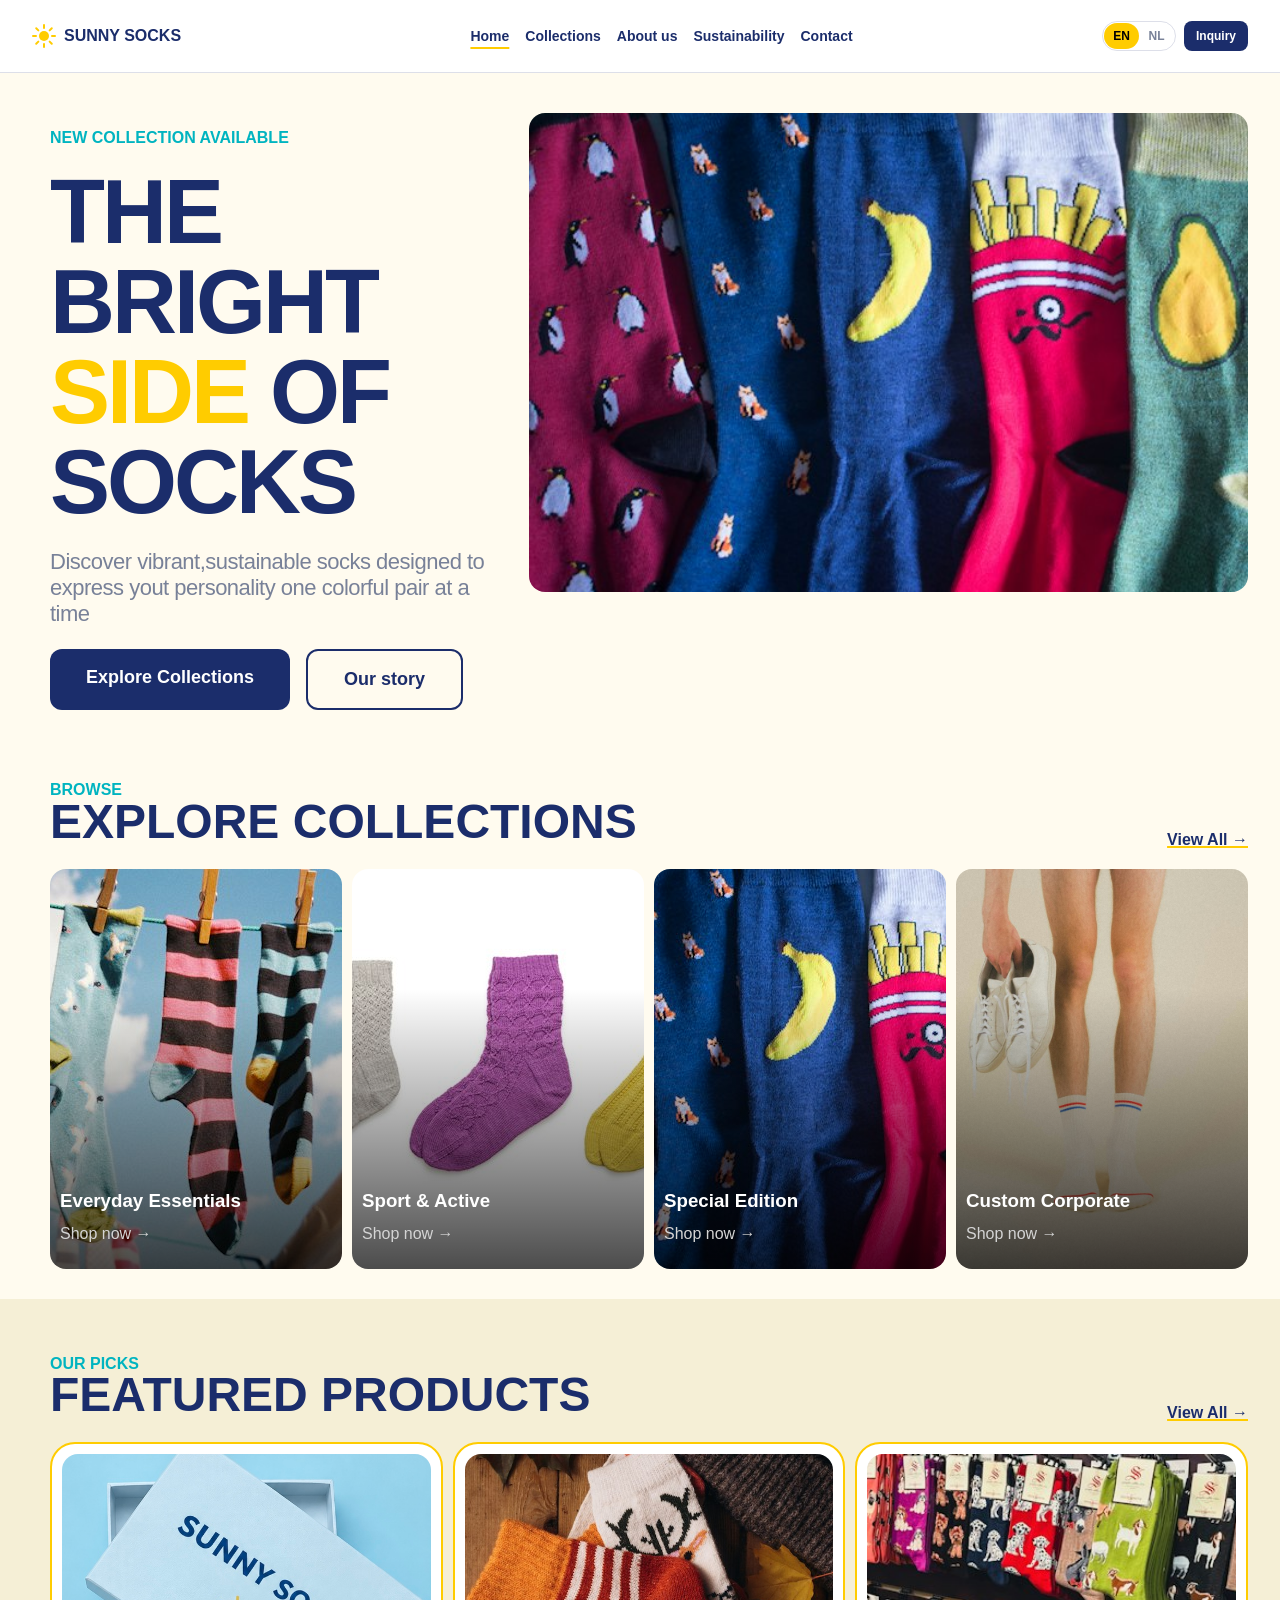
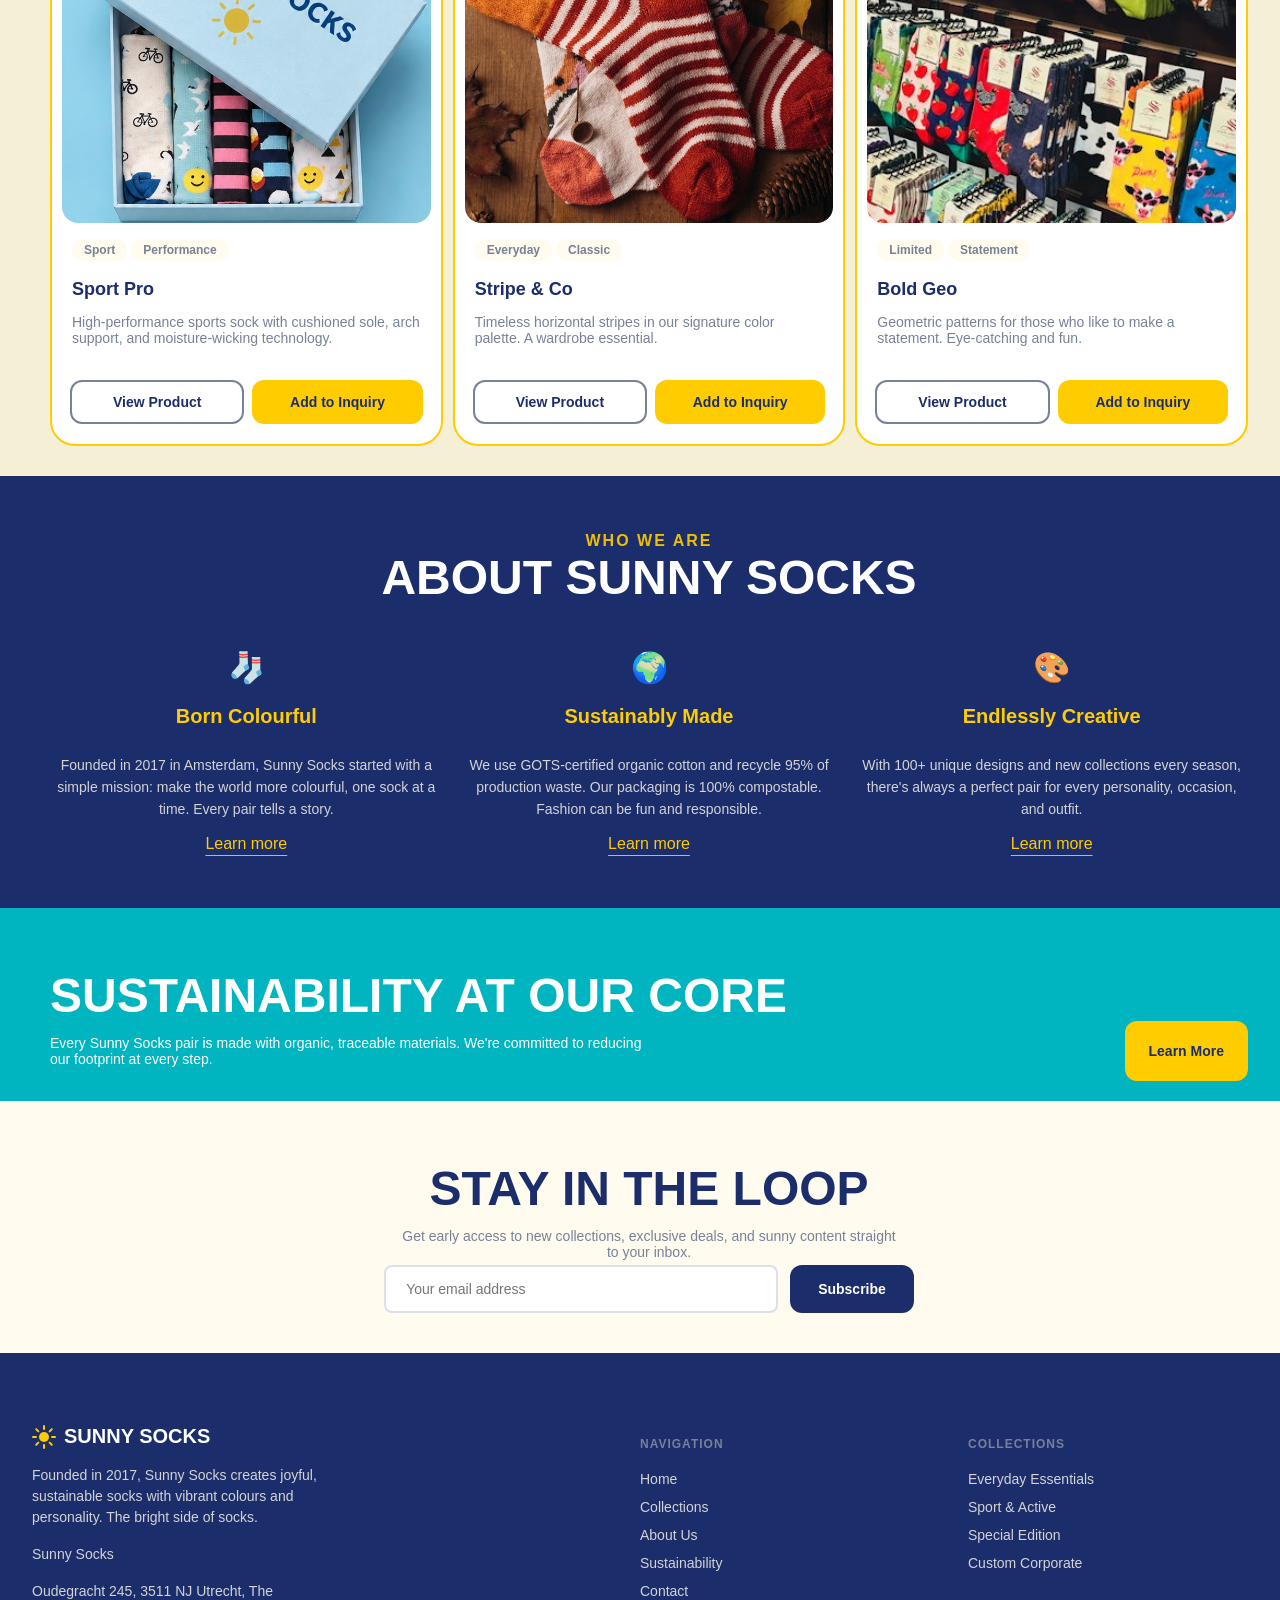
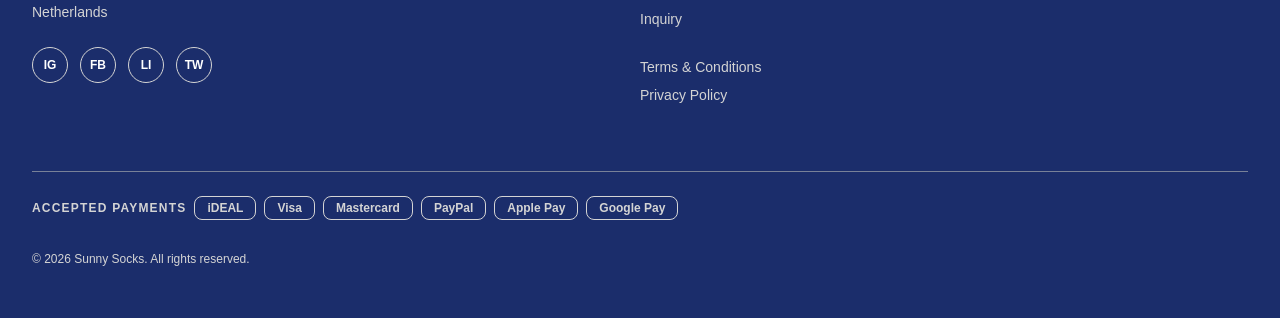
<file: index.html>
<!DOCTYPE html>
<html lang="en">
<head>
    <meta charset="UTF-8">
    <meta name="viewport" content="width=device-width, initial-scale=1.0">
    <title>Sunny Socks</title>
    <link rel="stylesheet" href="style/style.css">
    <link rel="stylesheet" href="style/home.css">
    <link rel="shortcut icon" href="images/home/sun-icon.svg" type="image/x-icon">
</head>
<body>
    <nav class="navbar">
        <div class="nav-logo">
            <img src="images/home/sun-icon.svg" alt="sun icon">
            <span><a href="index.html">SUNNY SOCKS</a></span>
        </div>
        <ul class="nav-links">
            <li><a href="index.html" class="nav-active">Home</a></li>
            <li><a href="pages/collections.html">Collections</a></li>
            <li><a href="pages/about.html">About us</a></li>
            <li><a href="pages/sustainability.html">Sustainability</a></li>
            <li><a href="pages/contact.html">Contact</a></li>
        </ul>
        <div class="nav-buttons">            
            <div class="nav-lang-toggle">
                <button class="nav-lang-en">EN</button>
                <button class="nav-lang-nl">NL</button>
            </div>
            <a href="pages/inquiry.html" class="nav-inquiry">Inquiry</a>
        </div>
    </nav>
    <section class="home-hero-section">
        <div class="hero-left">
            <p class="home-hero-text">NEW COLLECTION AVAILABLE</p>
            <h1 class="home-hero-heading">THE BRIGHT <br><span id="hero-heading-word">SIDE</span> OF <br>SOCKS</span></h1>
            <p class="home-hero-subtitle">Discover vibrant,sustainable socks designed to <br>express yout personality one colorful pair at a <br> time</p>
            <div class="home-hero-buttons">
                <a class="home-hero-btn-1" href="pages/collections.html">Explore Collections</a>
                <a class="home-hero-btn-2" href="pages/about.html">Our story</a>
            </div>
        </div>
        <div class="hero-right">
            <img src="images/home/tropical-vibes.jpg" alt="hero-image">
        </div>
    </section>
        <section class="home-collection">
            <p class="home-collection-label">BROWSE</p>
            <div class="home-collection-header-div">
                <h2 class="home-collection-title">EXPLORE COLLECTIONS</h2>
                <a class="home-collection-button" href="pages/collections.html">View All →</a>
            </div>
            <div class="home-collection-cards">
                <a class="home-collection-card" id="home-collection-card-1" href="pages/collections.html">
                    <h3>Everyday Essentials</h3>
                    <p>Shop now →</p>
                </a>
                <a class="home-collection-card" id="home-collection-card-2" href="pages/collections.html">
                    <h3>Sport & Active</h3>
                    <p>Shop now →</p>
                </a>
                <a class="home-collection-card" id="home-collection-card-3" href="pages/collections.html">
                    <h3>Special Edition</h3>
                    <p>Shop now →</p>
                </a>
                <a class="home-collection-card" id="home-collection-card-4" href="pages/collections.html">
                    <h3>Custom Corporate</h3>
                    <p>Shop now →</p>
                </a>
            </div>
    </section>
    <section class="home-product">
        <p class="home-product-label">OUR PICKS</p>
        <div class="home-product-header-div">
            <h2 class="home-product-title">FEATURED PRODUCTS</h2>
            <a class="home-product-button" href="pages/collections.html">View All →</a>
        </div>
        <div class="home-product-cards">
            <div class="home-product-card">
                <div class="home-product-image">
                    <img src="images/home/sport-pro.jpg" alt="">
                </div>
                <div class="home-product-body">
                    <ul class="home-product-tags">
                        <li>Sport</li>
                        <li>Performance</li>
                    </ul>
                    <h3>Sport Pro</h3>
                    <p>High-performance sports sock with cushioned sole, arch support, and moisture-wicking technology.</p>
                </div>
                <div class="home-product-action">
                    <a href="pages/collections-sport-pro.html" class="home-product-btn-view">View Product</a>
                    <a href="pages/inquiry.html" class="home-product-btn-add">Add to Inquiry</a>
                </div>
            </div>
            <div class="home-product-card">
                <div class="home-product-image">
                    <img src="images/home/stripe-co.jpg" alt="Stripe & Co socks">
                </div>
                <div class="home-product-body">
                    <ul class="home-product-tags">
                        <li>Everyday</li>
                        <li>Classic</li>
                    </ul>
                    <h3>Stripe & Co</h3>
                    <p>Timeless horizontal stripes in our signature color palette. A wardrobe essential.</p>
                </div>
                <div class="home-product-action">
                    <a href="pages/collections-stripeand-co.html" class="home-product-btn-view">View Product</a>
                    <a href="pages/inquiry.html" class="home-product-btn-add">Add to Inquiry</a>
                </div>
            </div>
            <div class="home-product-card">
                <div class="home-product-image">
                    <img src="images/home/bold-geo.jpg" alt="Bold Geo socks">
                </div>
                <div class="home-product-body">
                    <ul class="home-product-tags">
                        <li>Limited</li>
                        <li>Statement</li>
                    </ul>
                    <h3>Bold Geo</h3>
                    <p>Geometric patterns for those who like to make a statement. Eye-catching and fun.</p>
                </div>
                <div class="home-product-action">
                    <a href="pages/collections-bold-geo.html" class="home-product-btn-view">View Product</a>
                    <a href="pages/inquiry.html" class="home-product-btn-add">Add to Inquiry</a>
                </div>
            </div>
        </div>
    </section>
    <section class="home-about">
        <p class="home-about-label">WHO WE ARE</p>
        <h2 class="home-about-title">ABOUT SUNNY SOCKS</h2>
        <div class="home-about-cards">
            <div class="home-about-card">
                <span class="home-about-icon">🧦</span>
                <h3>Born Colourful</h3>
                <p>Founded in 2017 in Amsterdam, Sunny Socks started with a simple mission: make the world more colourful, one sock at a time. Every pair tells a story.</p>
                <a href="pages/about.html">Learn more</a>
            </div>
            <div class="home-about-card">
                <span class="home-about-icon">🌍</span>
                <h3>Sustainably Made</h3>
                <p>We use GOTS-certified organic cotton and recycle 95% of production waste. Our packaging is 100% compostable. Fashion can be fun and responsible.</p>
                <a href="pages/about.html">Learn more</a>
            </div>
            <div class="home-about-card">
                <span class="home-about-icon">🎨</span>
                <h3>Endlessly Creative</h3>
                <p>With 100+ unique designs and new collections every season, there's always a perfect pair for every personality, occasion, and outfit.</p>
                <a href="pages/collections.html">Learn more</a>
            </div>
        </div>
    </section>
    <section class="home-sustainability">
        <h2 class="home-sustainability-title">SUSTAINABILITY AT OUR CORE</h2>
        <div class="home-sustainability-content">
            <p>Every Sunny Socks pair is made with organic, traceable materials. We're committed to reducing our footprint at every step.</p>
            <button>Learn More</button>
        </div>
    </section>
    <section class="home-newsletter">
        <h2 class="home-newsletter-title">STAY IN THE LOOP</h2>
        <p class="home-newsletter-subtitle">Get early access to new collections, exclusive deals, and sunny content straight to your inbox.</p>
        <form class="home-newsletter-form">
            <input type="email" placeholder="Your email address">
            <button type="submit">Subscribe</button>
        </form>
    </section>
    <footer class="footer">
        <div class="footer-container">

            <div class="footer-grid">
                <div class="footer-brand">
                    <div class="nav-logo">
                        <img src="images/home/sun-icon.svg" alt="sun icon">
                        <span>SUNNY SOCKS</span>
                    </div>
                    <p>Founded in 2017, Sunny Socks creates joyful, sustainable socks with vibrant colours and personality. The bright side of socks.</p>
                    <div class="footer-adress">
                        <p>Sunny Socks</p>
                        <p>Oudegracht 245, 3511 NJ Utrecht, The Netherlands</p>
                    </div>
                    <div class="footer-socials">
                        <a href="#">IG</a>
                        <a href="#">FB</a>
                        <a href="#">LI</a>
                        <a href="#">TW</a>
                    </div>
                </div>

                <div class="footer-column">
                    <h3>NAVIGATION</h3>
                    <a href="index.html">Home</a>
                    <a href="pages/collections.html">Collections</a>
                    <a href="pages/about.html">About Us</a>
                    <a href="pages/sustainability.html">Sustainability</a>
                    <a href="pages/contact.html">Contact</a>
                    <a href="pages/inquiry.html">Inquiry</a>
                    <a href="pages/terms.html" class="footer-tos">Terms & Conditions</a>
                    <a href="pages/privacy.html">Privacy Policy</a>
                </div>

                <div class="footer-column">
                    <h3>COLLECTIONS</h3>
                    <a href="pages/collections.html">Everyday Essentials</a>
                    <a href="pages/collections.html">Sport & Active</a>
                    <a href="pages/collections.html">Special Edition</a>
                    <a href="pages/collections.html">Custom Corporate</a>
                </div>
            </div>

            <div class="footer-payments">
                <h3>ACCEPTED PAYMENTS</h3>
                <span>iDEAL</span>
                <span>Visa</span>
                <span>Mastercard</span>
                <span>PayPal</span>
                <span>Apple Pay</span>
                <span>Google Pay</span>
            </div>

            <div class="footer-copyright">
                <p>&copy; 2026 Sunny Socks. All rights reserved.</p>
            </div>

        </div>
    </footer>
</body>
</html>
</file>
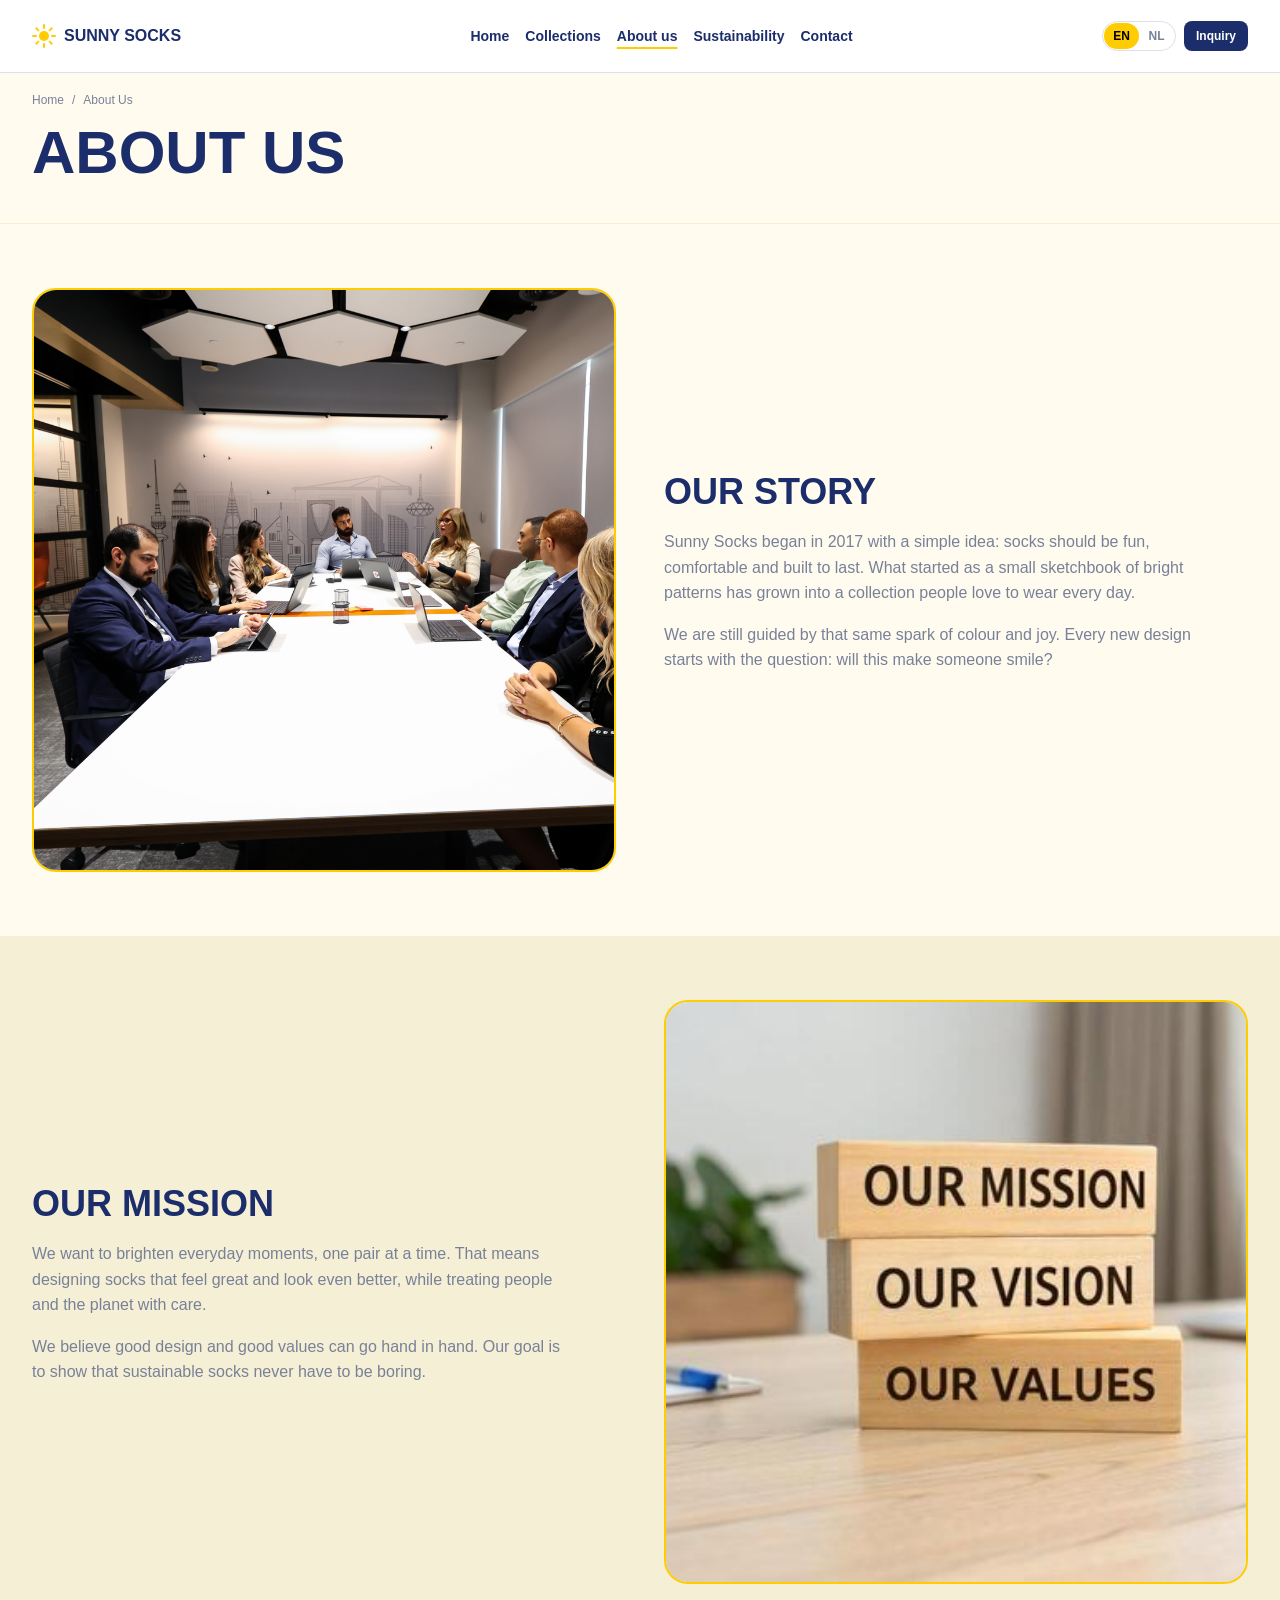
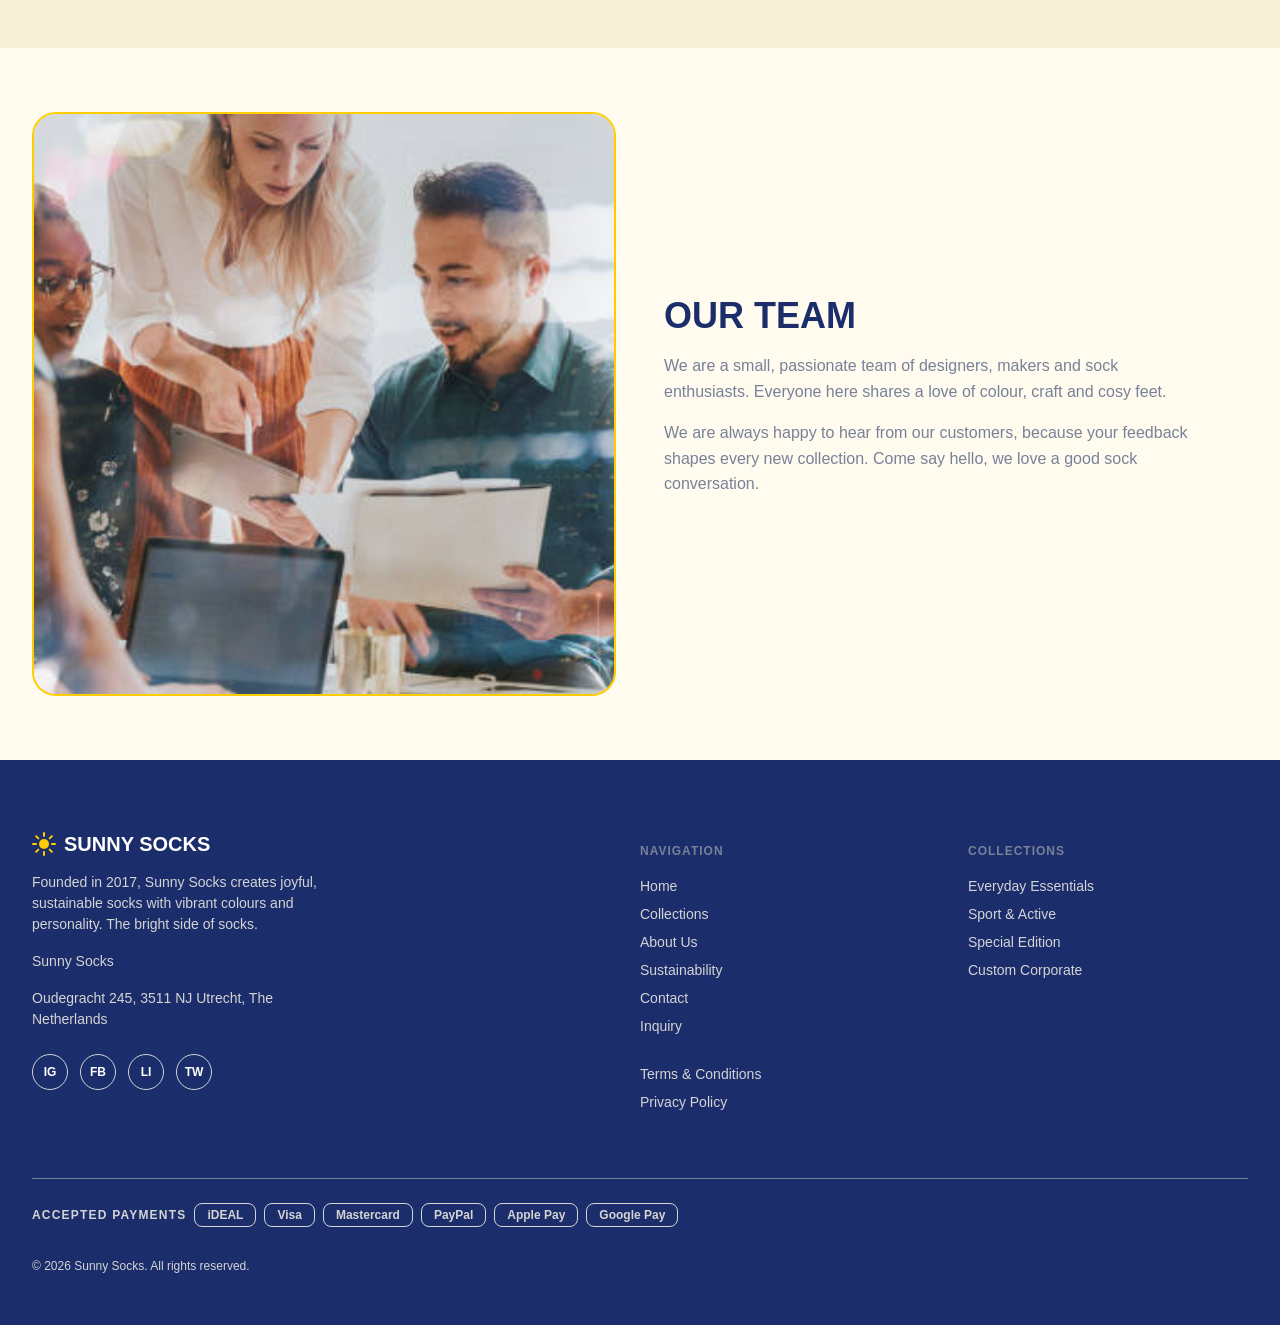
<file: pages/about.html>
<!DOCTYPE html>
<html lang="en">
    
<head>
    <meta charset="UTF-8">
    <meta name="viewport" content="width=device-width, initial-scale=1.0">
    <title>About Us | Sunny Socks</title>
    <link rel="stylesheet" href="../style/about.css">
    <link rel="stylesheet" href="../style/style.css">
    <link rel="shortcut icon" href="../images/home/sun-icon.svg" type="image/x-icon">
</head>
</head>

<body>

<!-- header section -->
   <nav class="navbar">
        <div class="nav-logo">
            <img src="../images/home/sun-icon.svg" alt="sun icon">
            <span><a href="../index.html">SUNNY SOCKS</a></span>
        </div>
        <ul class="nav-links">
            <li><a href="../index.html">Home</a></li>
            <li><a href="../pages/collections.html">Collections</a></li>
            <li><a href="../pages/about.html" class="nav-active">About us</a></li>
            <li><a href="../pages/sustainability.html">Sustainability</a></li>
            <li><a href="../pages/contact.html">Contact</a></li>
        </ul>
        <div class="nav-buttons">            
            <div class="nav-lang-toggle">
                <button class="nav-lang-en">EN</button>
                <button class="nav-lang-nl">NL</button>
            </div>
            <a href="../pages/inquiry.html" class="nav-inquiry">Inquiry</a>
        </div>
    </nav>

    <main>

        <!-- Banner -->
        <section class="page-banner">
            <div class="page-container">
                <div class="page-breadcrumb">
                    <a href="../index.html" class="page-link">Home</a>
                    <span>/</span>
                    <span>About Us</span>
                </div>
                <h1>About Us</h1>
            </div>
        </section>

<!-- Our story -->
<section class="page-section">
    <div class="page-container page-grid">
        <div class="page-image">
            <img src="../images/about/our-story.jpg" alt="Sunny Socks">
        </div>

        <div class="page-text">
            <h2>Our Story</h2>
           <p>Sunny Socks began in 2017 with a simple idea: socks should be fun, comfortable and built to last. What started as a small sketchbook of bright patterns has grown into a collection people love to wear every day.</p>
           <p>We are still guided by that same spark of colour and joy. Every new design starts with the question: will this make someone smile?</p>
</div>
        </div>
    </div>
</section>

<!-- Our mission -->
<section class="page-section page-section--alt">
    <div class="page-container page-grid">
        <div class="page-text">
            <h2>Our Mission</h2>
             <p>We want to brighten everyday moments, one pair at a time. That means designing socks that feel great and look even better, while treating people and the planet with care.</p>
             <p>We believe good design and good values can go hand in hand. Our goal is to show that sustainable socks never have to be boring.</p>
        </div>
        <div class="page-image">
            <img src="../images/about/our-mission.jpeg" alt="Sunny Socks">
        </div>
    </div>
</section>

<!-- Our team -->
<section class="page-section">
    <div class="page-container page-grid">
        <div class="page-image">
            <img src="../images/about/our-team.jpg" alt="Sunny Socks">
        </div>

        <div class="page-text">
            <h2>Our Team</h2>
           <p>We are a small, passionate team of designers, makers and sock enthusiasts. Everyone here shares a love of colour, craft and cosy feet.</p>
           <p>We are always happy to hear from our customers, because your feedback shapes every new collection. Come say hello, we love a good sock conversation.</p>
    </div>
</section>

  <footer class="footer">
        <div class="footer-container">
            <div class="footer-grid">
                <div class="footer-brand">
                    <div class="nav-logo">
                        <img src="../images/home/sun-icon.svg" alt="sun icon">
                        <span>SUNNY SOCKS</span>
                    </div>
                    <p>Founded in 2017, Sunny Socks creates joyful, sustainable socks with vibrant colours and personality. The bright side of socks.</p>
                    <div class="footer-adress">
                        <p>Sunny Socks</p>
                        <p>Oudegracht 245, 3511 NJ Utrecht, The Netherlands</p>
                    </div>
                    <div class="footer-socials">
                        <a href="#">IG</a>
                        <a href="#">FB</a>
                        <a href="#">LI</a>
                        <a href="#">TW</a>
                    </div>
                </div>
                <div class="footer-column">
                    <h3>NAVIGATION</h3>
                    <a href="../index.html">Home</a>
                    <a href="../pages/collections.html">Collections</a>
                    <a href="../pages/about.html">About Us</a>
                    <a href="../pages/sustainability.html">Sustainability</a>
                    <a href="../pages/contact.html">Contact</a>
                    <a href="../pages/inquiry.html">Inquiry</a>
                    <a href="../pages/terms.html" class="footer-tos">Terms & Conditions</a>
                    <a href="../pages/privacy.html">Privacy Policy</a>
                </div>
                <div class="footer-column">
                    <h3>COLLECTIONS</h3>
                    <a href="../pages/collections.html">Everyday Essentials</a>
                    <a href="../pages/collections.html">Sport & Active</a>
                    <a href="../pages/collections.html">Special Edition</a>
                    <a href="../pages/collections.html">Custom Corporate</a>
                </div>
            </div>
            <div class="footer-payments">
                <h3>ACCEPTED PAYMENTS</h3>
                <span>iDEAL</span>
                <span>Visa</span>
                <span>Mastercard</span>
                <span>PayPal</span>
                <span>Apple Pay</span>
                <span>Google Pay</span>
            </div>
            <div class="footer-copyright">
                <p>&copy; 2026 Sunny Socks. All rights reserved.</p>
            </div>
        </div>
    </footer>
    </main>

</body>

</html>
</file>
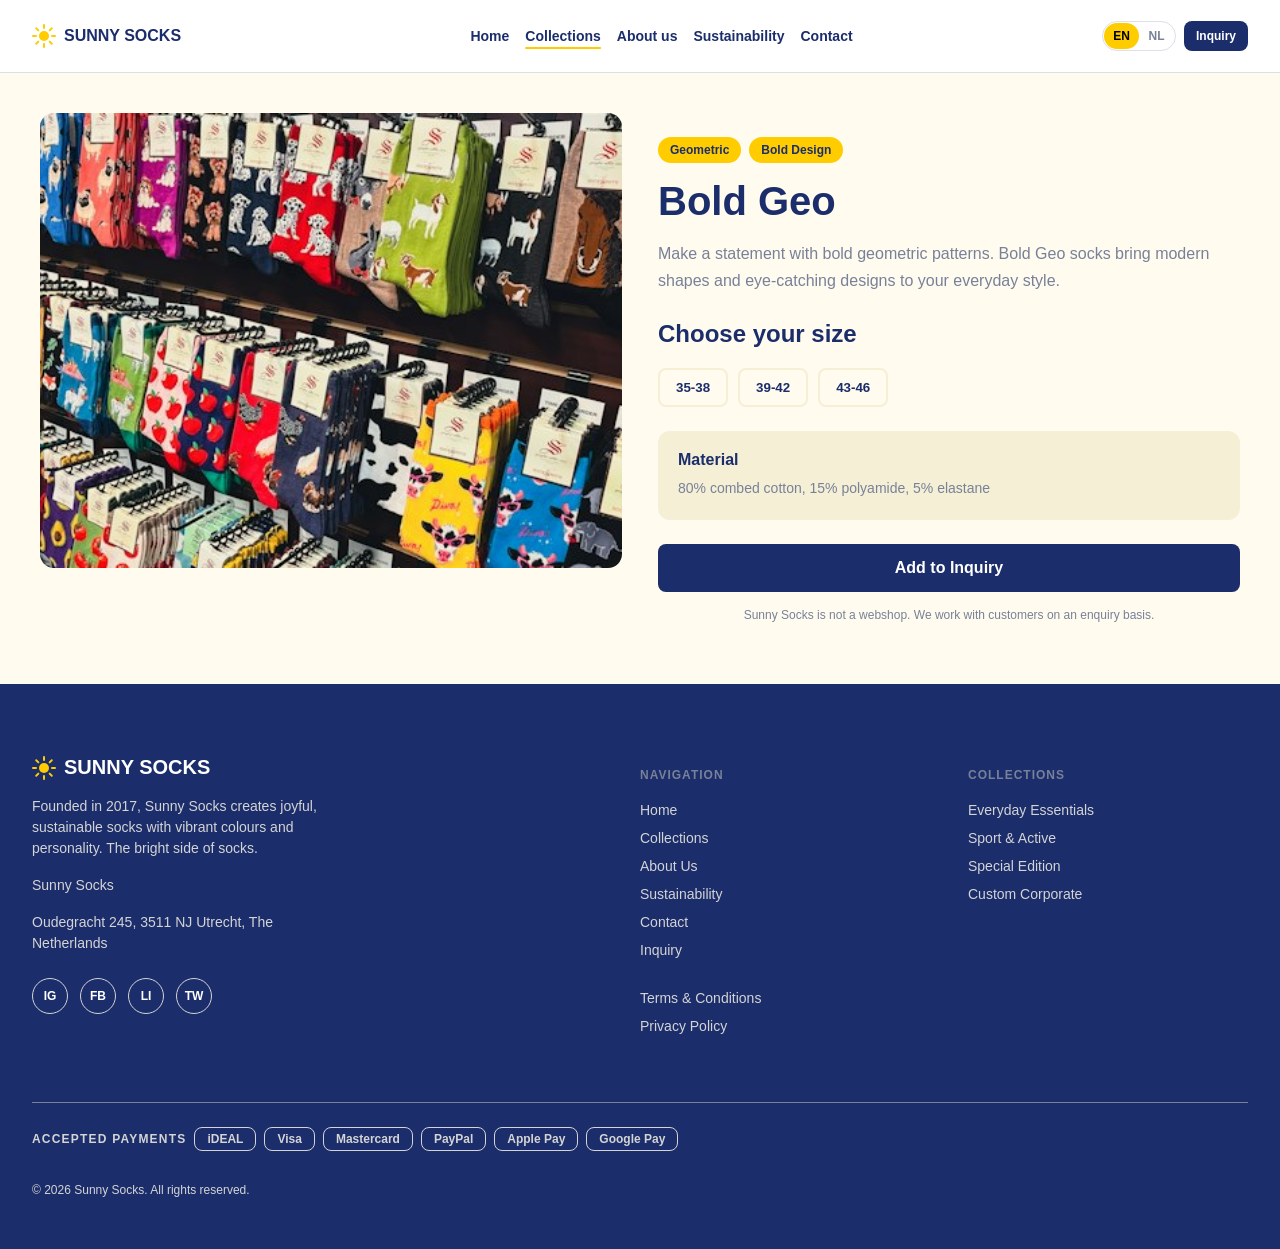
<file: pages/collections-bold-geo.html>
<!doctype html>
<html lang="en">
  <head>
    <meta charset="UTF-8" />
    <meta name="viewport" content="width=device-width, initial-scale=1.0" />
    <title>Bold Geo | Sunny Socks</title>
    <link rel="stylesheet" href="../style/style.css">
    <link rel="stylesheet" href="../style/collections-bold.css">
    <link rel="shortcut icon" href="../images/home/sun-icon.svg" type="image/x-icon">
  </head>

  <body>
    <!-- Team header -->
    <nav class="navbar">
        <div class="nav-logo">
            <img src="../images/home/sun-icon.svg" alt="sun icon">
            <span><a href="../index.html">SUNNY SOCKS</a></span>
        </div>
        <ul class="nav-links">
            <li><a href="../index.html">Home</a></li>
            <li><a href="../pages/collections.html" class="nav-active">Collections</a></li>
            <li><a href="../pages/about.html">About us</a></li>
            <li><a href="../pages/sustainability.html">Sustainability</a></li>
            <li><a href="../pages/contact.html">Contact</a></li>
        </ul>
        <div class="nav-buttons">            
            <div class="nav-lang-toggle">
                <button class="nav-lang-en">EN</button>
                <button class="nav-lang-nl">NL</button>
            </div>
            <a href="../pages/inquiry.html" class="nav-inquiry">Inquiry</a>
        </div>
    </nav>

    <!-- Product content -->
    <main class="bold-geo-page">
      <section class="product-page">
        <div class="product-image">
          <img
            src="../images/collections/bold-geo.jpg"
            alt="Bold Geo geometric patterned socks"
          />
        </div>

        <div class="product-info">
          <p class="product-tags">
            <span>Geometric</span>
            <span>Bold Design</span>
          </p>

          <h1>Bold Geo</h1>

          <p class="description">
            Make a statement with bold geometric patterns. Bold Geo socks bring
            modern shapes and eye-catching designs to your everyday style.
          </p>

          <h2>Choose your size</h2>

          <div class="sizes">
            <button type="button">35-38</button>
            <button type="button">39-42</button>
            <button type="button">43-46</button>
          </div>

          <div class="material">
            <h2>Material</h2>
            <p>80% combed cotton, 15% polyamide, 5% elastane</p>
          </div>

          <a href="inquiry.html" class="primary-button"> Add to Inquiry </a>

          <p class="note">
            Sunny Socks is not a webshop. We work with customers on an enquiry
            basis.
          </p>
        </div>
      </section>
    </main>

    <!-- Team footer -->
    <footer class="footer">
      <div class="footer-container">
        <div class="footer-grid">
          <div class="footer-brand">
            <div class="nav-logo">
              <img src="../images/home/sun-icon.svg" alt="sun icon" />
              <span>SUNNY SOCKS</span>
            </div>

            <p>
              Founded in 2017, Sunny Socks creates joyful, sustainable socks
              with vibrant colours and personality. The bright side of socks.
            </p>

            <div class="footer-adress">
              <p>Sunny Socks</p>
              <p>Oudegracht 245, 3511 NJ Utrecht, The Netherlands</p>
            </div>

            <div class="footer-socials">
              <a href="#">IG</a>
              <a href="#">FB</a>
              <a href="#">LI</a>
              <a href="#">TW</a>
            </div>
          </div>

          <div class="footer-column">
            <h3>NAVIGATION</h3>
            <a href="../index.html">Home</a>
            <a href="collections.html">Collections</a>
            <a href="about.html">About Us</a>
            <a href="sustainability.html">Sustainability</a>
            <a href="contact.html">Contact</a>
            <a href="inquiry.html">Inquiry</a>
            <a href="terms.html" class="footer-tos">Terms &amp; Conditions</a>
            <a href="privacy.html">Privacy Policy</a>
          </div>

          <div class="footer-column">
            <h3>COLLECTIONS</h3>
            <a href="collections.html">Everyday Essentials</a>
            <a href="collections.html">Sport &amp; Active</a>
            <a href="collections.html">Special Edition</a>
            <a href="collections.html">Custom Corporate</a>
          </div>
        </div>

        <div class="footer-payments">
          <h3>ACCEPTED PAYMENTS</h3>
          <span>iDEAL</span>
          <span>Visa</span>
          <span>Mastercard</span>
          <span>PayPal</span>
          <span>Apple Pay</span>
          <span>Google Pay</span>
        </div>

        <div class="footer-copyright">
          <p>&copy; 2026 Sunny Socks. All rights reserved.</p>
        </div>
      </div>
    </footer>
  </body>
</html>
</file>
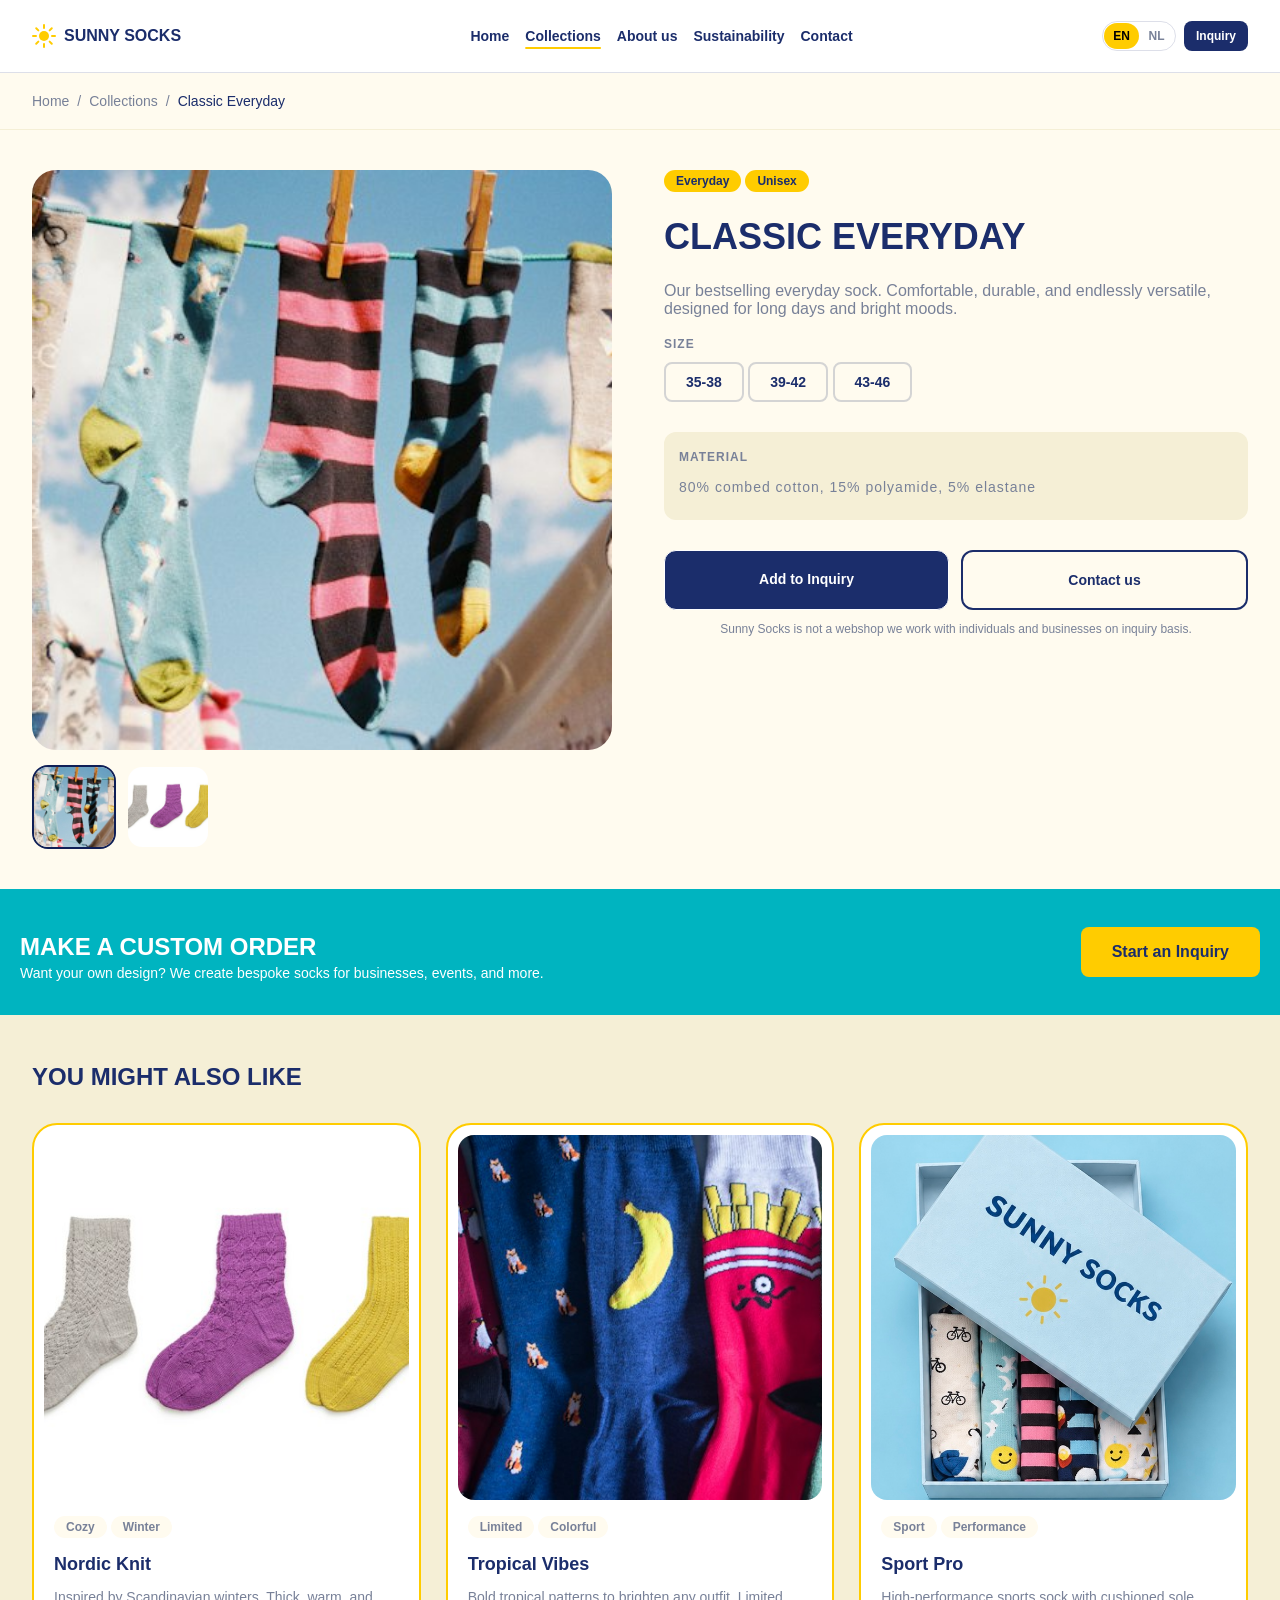
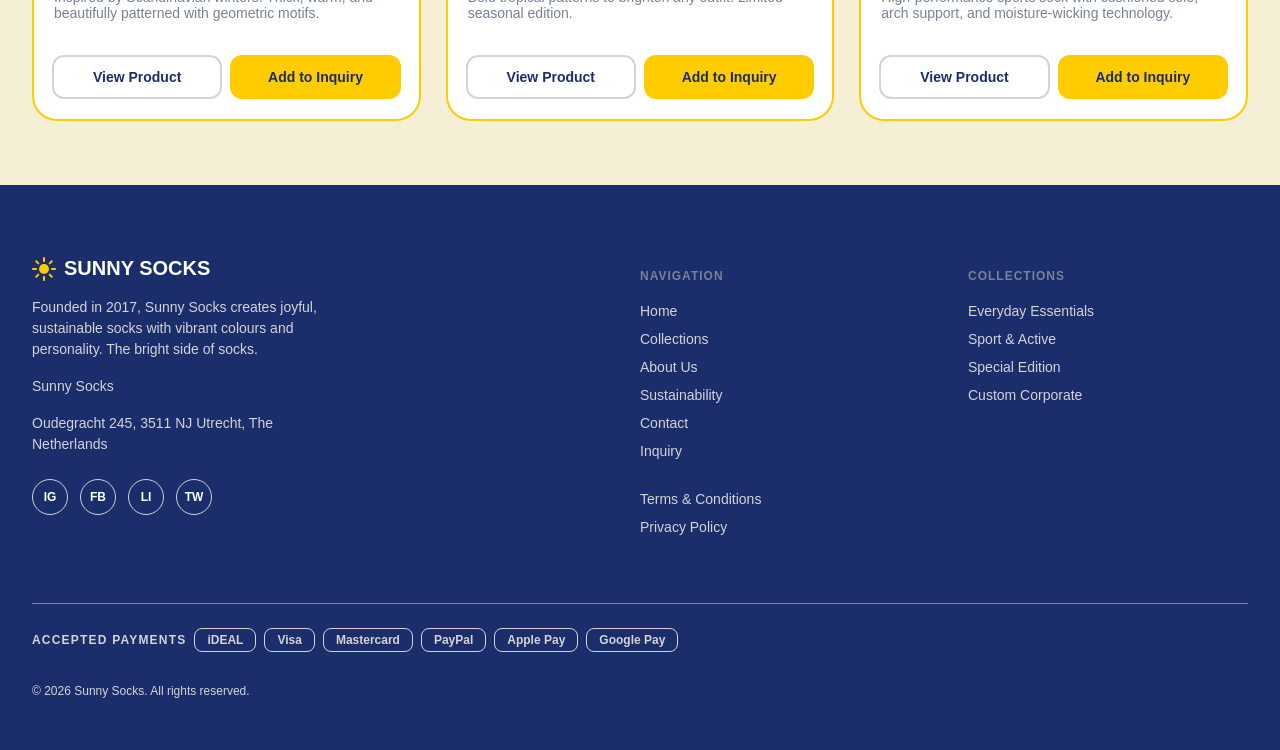
<file: pages/collections-classiceveryday.html>
<!DOCTYPE html>
<html lang="en">
<head>
    <meta charset="UTF-8">
    <meta name="viewport" content="width=device-width, initial-scale=1.0">
    <title>Classic Everyday | Sunny Socks</title>
    <link rel="stylesheet" href="../style/style.css">
    <link rel="stylesheet" href="../style/collections-classic.css">
    <link rel="shortcut icon" href="../images/home/sun-icon.svg" type="image/x-icon">
</head>
<body>
    <!-- Navigation -->
    <nav class="navbar">
        <div class="nav-logo">
            <img src="../images/home/sun-icon.svg" alt="sun icon">
            <span><a href="../index.html">SUNNY SOCKS</a></span>
        </div>
        <ul class="nav-links">
            <li><a href="../index.html">Home</a></li>
            <li><a href="../pages/collections.html" class="nav-active">Collections</a></li>
            <li><a href="../pages/about.html">About us</a></li>
            <li><a href="../pages/sustainability.html">Sustainability</a></li>
            <li><a href="../pages/contact.html">Contact</a></li>
        </ul>
        <div class="nav-buttons">
            <div class="nav-lang-toggle">
                <button class="nav-lang-en">EN</button>
                <button class="nav-lang-nl">NL</button>
            </div>
            <a href="../pages/inquiry.html" class="nav-inquiry">Inquiry</a>
        </div>
    </nav>
    <section class="everyday-banner">
        <div class="everyday-container">
            <nav class="everyday-trail">
                <a class="everyday-link" href="../index.html">Home</a>
                <span>/</span>
                <a class="everyday-link" href="../pages/collections.html">Collections</a>
                <span>/</span>
                <span class="everyday-trail-active">Classic Everyday</span>
            </nav>
        </div>
    </section>
    <main>
        <!-- Product view -->
        <div class="everyday-container">
            <div class="everyday-grid">
                <div class="everyday-image">
                    <div class="everyday-image-main">
                        <img src="../images/collections/classic-everyday.jpg" alt="Classic Everyday socks">
                    </div>
                    <div class="everyday-image-preview-container">
                        <div class="everyday-image-preview active">
                            <img src="../images/collections/classic-everyday.jpg" alt="Classic Everyday socks">
                        </div>
                        <div class="everyday-image-preview">
                            <img src="../images/collections/nordic-knit.jpg" alt="Nordic Knit socks">
                        </div>
                    </div>
                </div>
                <div class="everyday-info">
                    <ul class="everyday-tags">
                        <li>Everyday</li>
                        <li>Unisex</li>
                    </ul>
                    <h1>Classic Everyday</h1>
                    <p class="everyday-desc">Our bestselling everyday sock. Comfortable, durable, and endlessly versatile, designed for long days and bright moods.</p>
                    <span class="everyday-size">Size</span>
                    <div class="everyday-size-btns">
                        <button class="everyday-size-btn">35-38</button>
                        <button class="everyday-size-btn">39-42</button>
                        <button class="everyday-size-btn">43-46</button>
                    </div>
                    <div class="everyday-material">
                        <span>Material</span>
                        <p>80% combed cotton, 15% polyamide, 5% elastane</p>
                    </div>
                    <div class="everyday-inquiry-btns">
                        <a href="../pages/inquiry.html" class="everyday-inquiry-btn">Add to Inquiry</a>
                        <a href="../pages/contact.html" class="everyday-inquiry-btn-outline everyday-link">Contact us</a>
                    </div>
                    <p class="everyday-disclaimer">Sunny Socks is not a webshop we work with individuals and businesses on inquiry basis.</p>
                </div>
            </div>
        </div>
        <!-- Custom order -->
        <div class="everyday-custom-order">
            <div class="everyday-container">
                <div class="everyday-custom-order-text">
                    <h3>Make a custom order</h3>
                    <p>Want your own design? We create bespoke socks for businesses, events, and more.</p>
                </div>
                <a href="../pages/inquiry.html" class="everyday-custom-inquiry-btn everyday-link">Start an
                    Inquiry</a>
            </div>
        </div>
        <!-- You might also like -->
        <div class="everyday-ymal">
            <div class="everyday-container">
                <h2 class="everyday-ymal-title">You might also like</h2>
                <div class="everyday-product-grid">
                    <div class="everyday-product-card">
                        <div class="everyday-product-image">
                            <img src="../images/collections/nordic-knit.jpg" alt="Nordic Knit socks">
                        </div>
                        <div class="everyday-product-body">
                            <ul class="everyday-card-tags">
                                <li>Cozy</li>
                                <li>Winter</li>
                            </ul>
                            <h2>Nordic Knit</h2>
                            <p>Inspired by Scandinavian winters. Thick, warm, and beautifully patterned with geometric motifs.</p>
                        </div>
                        <div class="everyday-product-action">
                            <a href="../pages/collections-nordicknit.html"
                                class="everyday-btn-outline everyday-link">View Product</a>
                            <a href="../pages/inquiry.html" class="everyday-btn-yellow">Add to Inquiry</a>
                        </div>
                    </div>
                    <div class="everyday-product-card">
                        <div class="everyday-product-image">
                            <img src="../images/collections/tropical-vibes.jpg" alt="Tropical Vibes socks">
                        </div>
                        <div class="everyday-product-body">
                            <ul class="everyday-card-tags">
                                <li>Limited</li>
                                <li>Colorful</li>
                            </ul>
                            <h2>Tropical Vibes</h2>
                            <p>Bold tropical patterns to brighten any outfit. Limited seasonal edition.</p>
                        </div>
                        <div class="everyday-product-action">
                            <a href="../pages/collections-tropicalvibes.html"
                                class="everyday-btn-outline everyday-link">View Product</a>
                            <a href="../pages/inquiry.html" class="everyday-btn-yellow">Add to Inquiry</a>
                        </div>
                    </div>
                    <div class="everyday-product-card">
                        <div class="everyday-product-image">
                            <img src="../images/collections/sport-pro.jpg" alt="Sport Pro socks">
                        </div>
                        <div class="everyday-product-body">
                            <ul class="everyday-card-tags">
                                <li>Sport</li>
                                <li>Performance</li>
                            </ul>
                            <h2>Sport Pro</h2>
                            <p>High-performance sports sock with cushioned sole, arch support, and moisture-wicking technology.</p>
                        </div>
                        <div class="everyday-product-action">
                            <a href="../pages/collections-sport-pro.html"
                                class="everyday-btn-outline everyday-link">View Product</a>
                            <a href="../pages/inquiry.html" class="everyday-btn-yellow">Add to Inquiry</a>
                        </div>
                    </div>
                </div>
            </div>
        </div>
    </main>
    <!-- Footer -->
    <footer class="footer">
        <div class="footer-container">
            <div class="footer-grid">
                <div class="footer-brand">
                    <div class="nav-logo">
                        <img src="../images/home/sun-icon.svg" alt="sun icon" />
                        <span>SUNNY SOCKS</span>
                    </div>
                    <p>Founded in 2017, Sunny Socks creates joyful, sustainable socks with vibrant colours and personality. The bright side of socks.</p>
                    <div class="footer-adress">
                        <p>Sunny Socks</p>
                        <p>Oudegracht 245, 3511 NJ Utrecht, The Netherlands</p>
                    </div>
                    <div class="footer-socials">
                        <a href="#">IG</a>
                        <a href="#">FB</a>
                        <a href="#">LI</a>
                        <a href="#">TW</a>
                    </div>
                </div>
                <div class="footer-column">
                    <h3>NAVIGATION</h3>
                    <a href="../index.html">Home</a>
                    <a href="collections.html">Collections</a>
                    <a href="about.html">About Us</a>
                    <a href="sustainability.html">Sustainability</a>
                    <a href="contact.html">Contact</a>
                    <a href="inquiry.html">Inquiry</a>
                    <a href="terms.html" class="footer-tos">Terms &amp; Conditions</a>
                    <a href="privacy.html">Privacy Policy</a>
                </div>
                <div class="footer-column">
                    <h3>COLLECTIONS</h3>
                    <a href="collections.html">Everyday Essentials</a>
                    <a href="collections.html">Sport &amp; Active</a>
                    <a href="collections.html">Special Edition</a>
                    <a href="collections.html">Custom Corporate</a>
                </div>
            </div>
            <div class="footer-payments">
                <h3>ACCEPTED PAYMENTS</h3>
                <span>iDEAL</span>
                <span>Visa</span>
                <span>Mastercard</span>
                <span>PayPal</span>
                <span>Apple Pay</span>
                <span>Google Pay</span>
            </div>
            <div class="footer-copyright">
                <p>&copy; 2026 Sunny Socks. All rights reserved.</p>
            </div>
        </div>
    </footer>
</body>
</html>
</file>
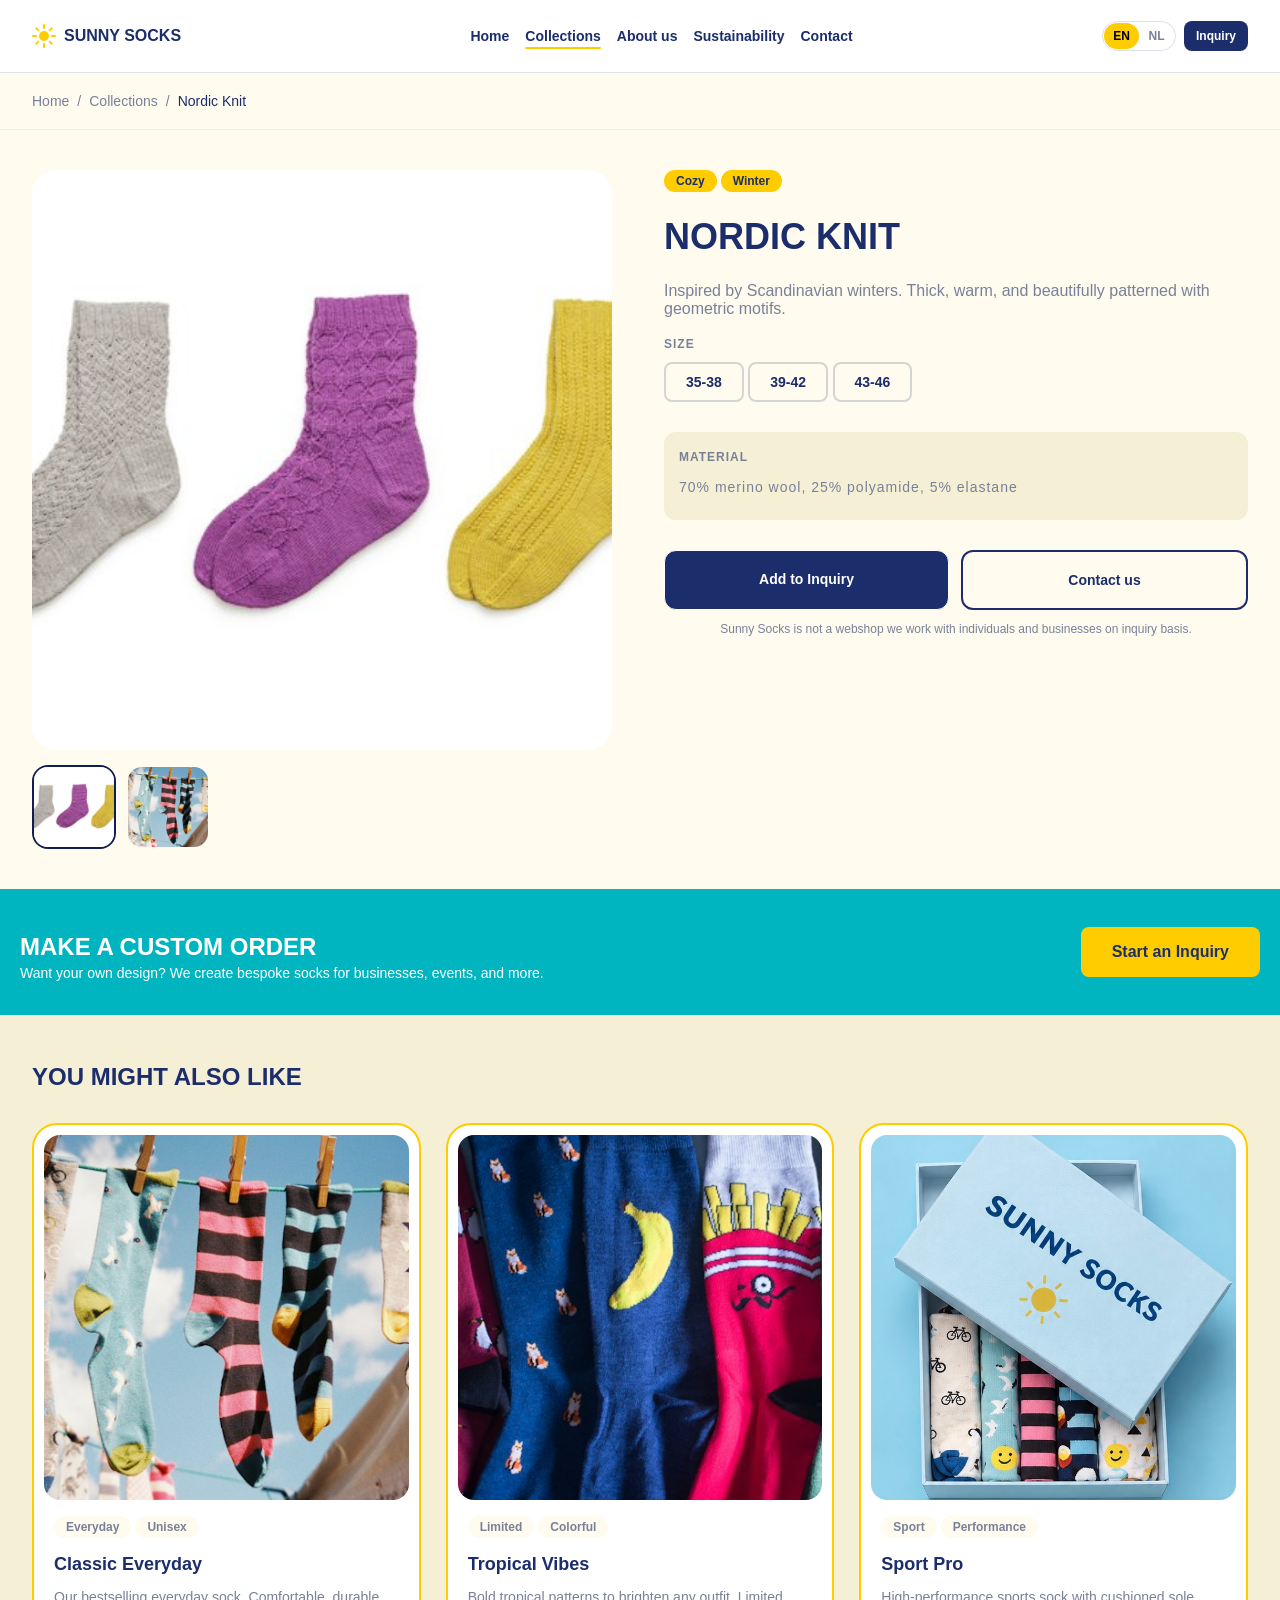
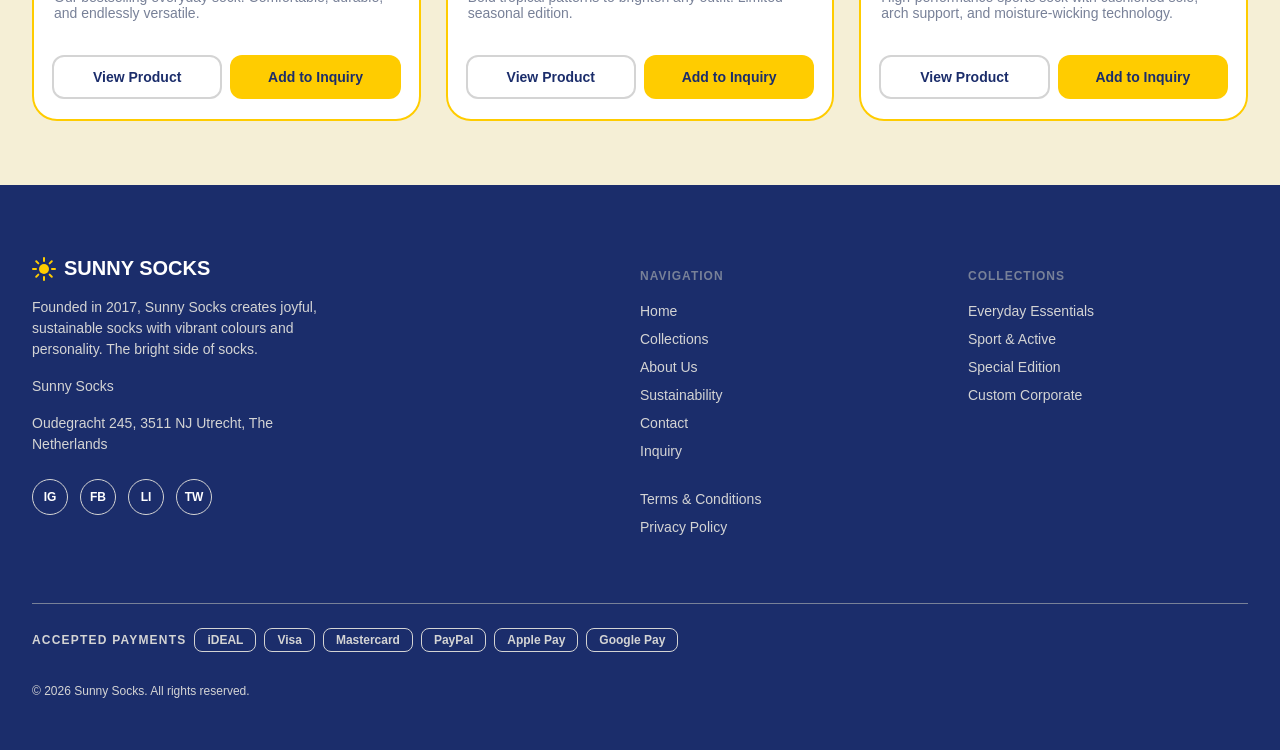
<file: pages/collections-nordicknit.html>
<!DOCTYPE html>
<html lang="en">
<head>
    <meta charset="UTF-8">
    <meta name="viewport" content="width=device-width, initial-scale=1.0">
    <title>Nordic Knit | Sunny Socks</title>
    <link rel="stylesheet" href="../style/style.css">
    <link rel="stylesheet" href="../style/collections-nordic.css">
    <link rel="shortcut icon" href="../images/home/sun-icon.svg" type="image/x-icon">
</head>
<body>
    <!-- Navigation -->
    <nav class="navbar">
        <div class="nav-logo">
            <img src="../images/home/sun-icon.svg" alt="sun icon">
            <span><a href="../index.html">SUNNY SOCKS</a></span>
        </div>
        <ul class="nav-links">
            <li><a href="../index.html">Home</a></li>
            <li><a href="../pages/collections.html" class="nav-active">Collections</a></li>
            <li><a href="../pages/about.html">About us</a></li>
            <li><a href="../pages/sustainability.html">Sustainability</a></li>
            <li><a href="../pages/contact.html">Contact</a></li>
        </ul>
        <div class="nav-buttons">
            <div class="nav-lang-toggle">
                <button class="nav-lang-en">EN</button>
                <button class="nav-lang-nl">NL</button>
            </div>
            <a href="../pages/inquiry.html" class="nav-inquiry">Inquiry</a>
        </div>
    </nav>
    <section class="nordic-banner">
        <div class="nordic-container">
            <nav class="nordic-trail">
                <a class="nordic-link" href="../index.html">Home</a>
                <span>/</span>
                <a class="nordic-link" href="../pages/collections.html">Collections</a>
                <span>/</span>
                <span class="nordic-trail-active">Nordic Knit</span>
            </nav>
        </div>
    </section>
    <main>
        <!-- Product view -->
        <div class="nordic-container">
            <div class="nordic-grid">
                <div class="nordic-image">
                    <div class="nordic-image-main">
                        <img src="../images/collections/nordic-knit.jpg" alt="Nordic Knit socks">
                    </div>
                    <div class="nordic-image-preview-container">
                        <div class="nordic-image-preview active">
                            <img src="../images/collections/nordic-knit.jpg" alt="Nordic Knit socks">
                        </div>
                        <div class="nordic-image-preview">
                            <img src="../images/collections/classic-everyday.jpg" alt="Classic Everyday socks">
                        </div>
                    </div>
                </div>
                <div class="nordic-info">
                    <ul class="nordic-tags">
                        <li>Cozy</li>
                        <li>Winter</li>
                    </ul>
                    <h1>Nordic Knit</h1>
                    <p class="nordic-desc">Inspired by Scandinavian winters. Thick, warm, and beautifully patterned with geometric motifs.</p>
                    <span class="nordic-size">Size</span>
                    <div class="nordic-size-btns">
                        <button class="nordic-size-btn">35-38</button>
                        <button class="nordic-size-btn">39-42</button>
                        <button class="nordic-size-btn">43-46</button>
                    </div>
                    <div class="nordic-material">
                        <span>Material</span>
                        <p>70% merino wool, 25% polyamide, 5% elastane</p>
                    </div>
                    <div class="nordic-inquiry-btns">
                        <a href="../pages/inquiry.html" class="nordic-inquiry-btn">Add to Inquiry</button>
                        <a href="../pages/contact.html" class="nordic-inquiry-btn-outline nordic-link">Contact us</a>
                    </div>
                    <p class="nordic-disclaimer">Sunny Socks is not a webshop we work with individuals and businesses on inquiry basis.</p>
                </div>
            </div>
        </div>
        <!-- Custom order -->
        <div class="nordic-custom-order">
            <div class="nordic-container">
                <div class="nordic-custom-order-text">
                    <h3>Make a custom order</h3>
                    <p>Want your own design? We create bespoke socks for businesses, events, and more.</p>
                </div>
                <a href="../pages/inquiry.html" class="nordic-custom-inquiry-btn nordic-link">Start an Inquiry</a>
            </div>
        </div>
        <!-- You might also like -->
        <div class="nordic-ymal">
            <div class="nordic-container">
                <h2 class="nordic-ymal-title">You might also like</h2>
                <div class="nordic-product-grid">
                    <div class="nordic-product-card">
                        <div class="nordic-product-image">
                            <img src="../images/collections/classic-everyday.jpg" alt="Classic Everyday socks">
                        </div>
                        <div class="nordic-product-body">
                            <ul class="nordic-card-tags">
                                <li>Everyday</li>
                                <li>Unisex</li>
                            </ul>
                            <h2>Classic Everyday</h2>
                            <p>Our bestselling everyday sock. Comfortable, durable, and endlessly versatile.</p>
                        </div>
                        <div class="nordic-product-action">
                            <a href="../pages/collections-classiceveryday.html"
                                class="nordic-btn-outline nordic-link">View Product</a>
                            <a href="../pages/inquiry.html" class="nordic-btn-yellow">Add to Inquiry</a>
                        </div>
                    </div>
                    <div class="nordic-product-card">
                        <div class="nordic-product-image">
                            <img src="../images/collections/tropical-vibes.jpg" alt="Tropical Vibes socks">
                        </div>
                        <div class="nordic-product-body">
                            <ul class="nordic-card-tags">
                                <li>Limited</li>
                                <li>Colorful</li>
                            </ul>
                            <h2>Tropical Vibes</h2>
                            <p>Bold tropical patterns to brighten any outfit. Limited seasonal edition.</p>
                        </div>
                        <div class="nordic-product-action">
                            <a href="../pages/collections-tropicalvibes.html"
                                class="nordic-btn-outline nordic-link">View Product</a>
                            <a href="../pages/inquiry.html" class="nordic-btn-yellow">Add to Inquiry</a>
                        </div>
                    </div>
                    <div class="nordic-product-card">
                        <div class="nordic-product-image">
                            <img src="../images/collections/sport-pro.jpg" alt="Sport Pro socks">
                        </div>
                        <div class="nordic-product-body">
                            <ul class="nordic-card-tags">
                                <li>Sport</li>
                                <li>Performance</li>
                            </ul>
                            <h2>Sport Pro</h2>
                            <p>High-performance sports sock with cushioned sole, arch support, and moisture-wicking technology.</p>
                        </div>
                        <div class="nordic-product-action">
                            <a href="../pages/collections-sport-pro.html"
                                class="nordic-btn-outline nordic-link">View Product</a>
                            <a href="../pages/inquiry.html" class="nordic-btn-yellow">Add to Inquiry</a>
                        </div>
                    </div>
                </div>
            </div>
        </div>
    </main>
    <!-- Footer -->
    <footer class="footer">
        <div class="footer-container">
            <div class="footer-grid">
                <div class="footer-brand">
                    <div class="nav-logo">
                        <img src="../images/home/sun-icon.svg" alt="sun icon" />
                        <span>SUNNY SOCKS</span>
                    </div>
                    <p>Founded in 2017, Sunny Socks creates joyful, sustainable socks with vibrant colours and personality. The bright side of socks.</p>
                    <div class="footer-adress">
                        <p>Sunny Socks</p>
                        <p>Oudegracht 245, 3511 NJ Utrecht, The Netherlands</p>
                    </div>
                    <div class="footer-socials">
                        <a href="#">IG</a>
                        <a href="#">FB</a>
                        <a href="#">LI</a>
                        <a href="#">TW</a>
                    </div>
                </div>
                <div class="footer-column">
                    <h3>NAVIGATION</h3>
                    <a href="../index.html">Home</a>
                    <a href="collections.html">Collections</a>
                    <a href="about.html">About Us</a>
                    <a href="sustainability.html">Sustainability</a>
                    <a href="contact.html">Contact</a>
                    <a href="inquiry.html">Inquiry</a>
                    <a href="terms.html" class="footer-tos">Terms &amp; Conditions</a>
                    <a href="privacy.html">Privacy Policy</a>
                </div>
                <div class="footer-column">
                    <h3>COLLECTIONS</h3>
                    <a href="collections.html">Everyday Essentials</a>
                    <a href="collections.html">Sport &amp; Active</a>
                    <a href="collections.html">Special Edition</a>
                    <a href="collections.html">Custom Corporate</a>
                </div>
            </div>
            <div class="footer-payments">
                <h3>ACCEPTED PAYMENTS</h3>
                <span>iDEAL</span>
                <span>Visa</span>
                <span>Mastercard</span>
                <span>PayPal</span>
                <span>Apple Pay</span>
                <span>Google Pay</span>
            </div>
            <div class="footer-copyright">
                <p>&copy; 2026 Sunny Socks. All rights reserved.</p>
            </div>
        </div>
    </footer>
</body>
</html>
</file>
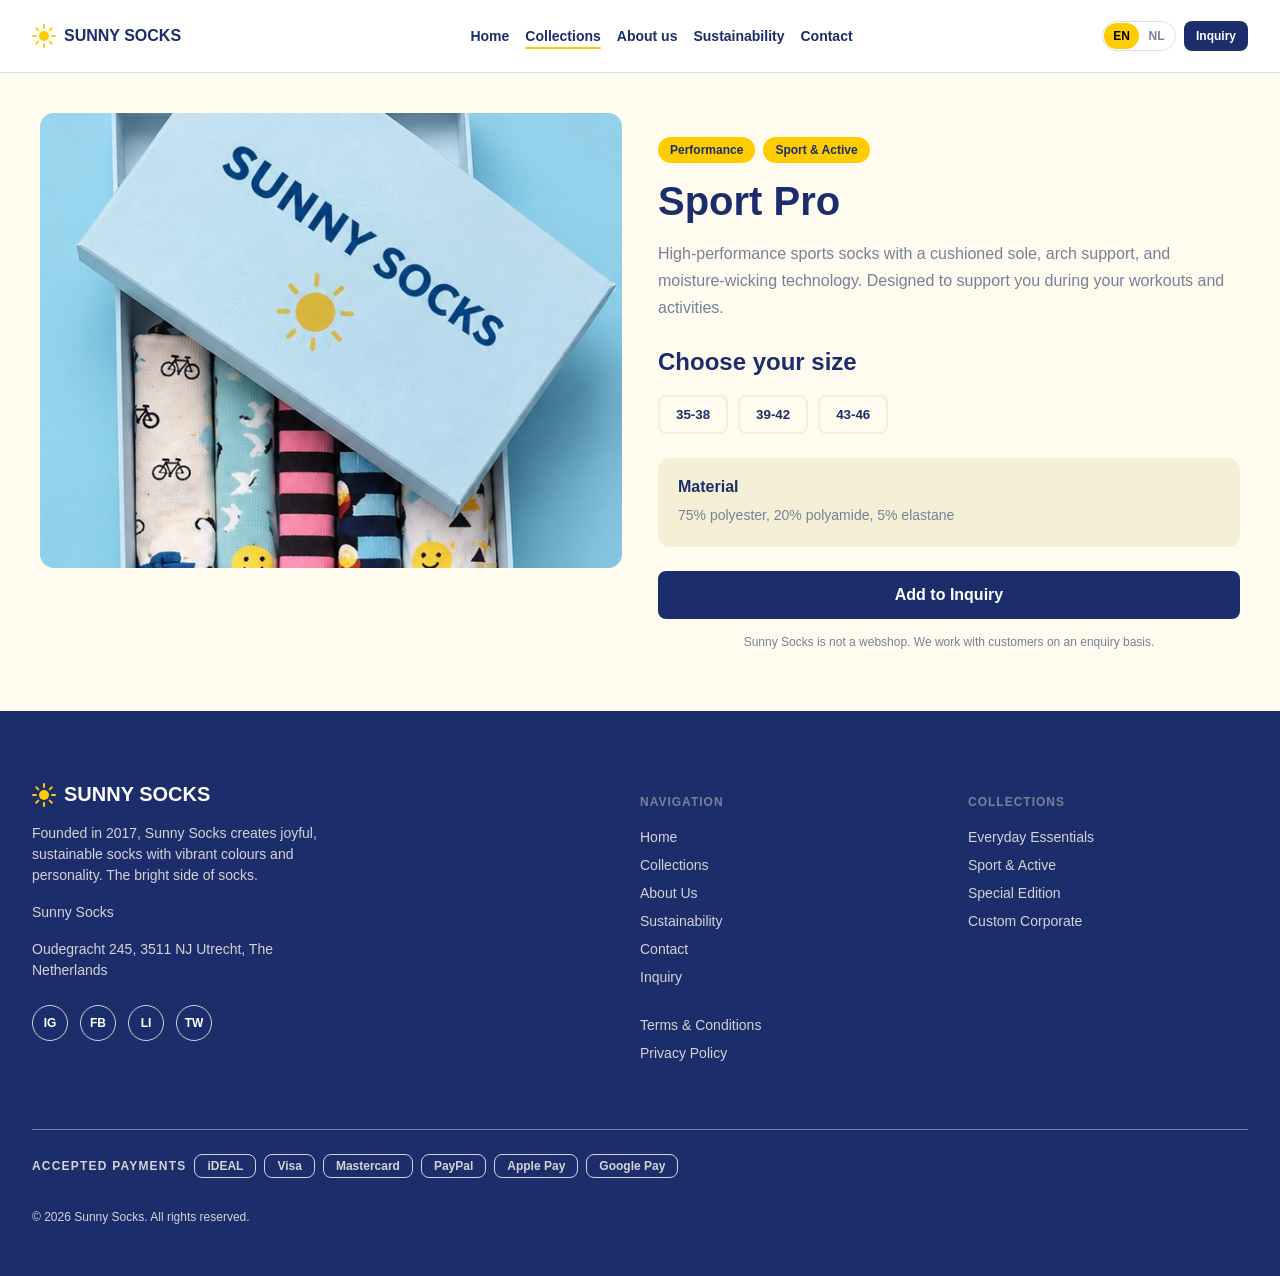
<file: pages/collections-sport-pro.html>
<!doctype html>
<html lang="en">
  <head>
    <meta charset="UTF-8" />
    <meta name="viewport" content="width=device-width, initial-scale=1.0" />
    <title>Sport Pro | Sunny Socks</title>
    <link rel="stylesheet" href="../style/style.css">
    <link rel="stylesheet" href="../style/collections-sport.css">
    <link rel="shortcut icon" href="../images/home/sun-icon.svg" type="image/x-icon">
  </head>

  <body>
    <!-- Team header -->
    <nav class="navbar">
        <div class="nav-logo">
            <img src="../images/home/sun-icon.svg" alt="sun icon">
            <span><a href="../index.html">SUNNY SOCKS</a></span>
        </div>
        <ul class="nav-links">
            <li><a href="../index.html">Home</a></li>
            <li><a href="../pages/collections.html" class="nav-active">Collections</a></li>
            <li><a href="../pages/about.html">About us</a></li>
            <li><a href="../pages/sustainability.html">Sustainability</a></li>
            <li><a href="../pages/contact.html">Contact</a></li>
        </ul>
        <div class="nav-buttons">            
            <div class="nav-lang-toggle">
                <button class="nav-lang-en">EN</button>
                <button class="nav-lang-nl">NL</button>
            </div>
            <a href="../pages/inquiry.html" class="nav-inquiry">Inquiry</a>
        </div>
    </nav>

    <!-- Product content -->
    <main class="sport-pro-page">
      <section class="product-page">
        <div class="product-image">
          <img
            src="../images/collections/sport-pro.jpg"
            alt="Sport Pro socks"
          />
        </div>

        <div class="product-info">
          <p class="product-tags">
            <span>Performance</span>
            <span>Sport &amp; Active</span>
          </p>

          <h1>Sport Pro</h1>

          <p class="description">
            High-performance sports socks with a cushioned sole, arch support,
            and moisture-wicking technology. Designed to support you during your
            workouts and activities.
          </p>

          <h2>Choose your size</h2>

          <div class="sizes">
            <button type="button">35-38</button>
            <button type="button">39-42</button>
            <button type="button">43-46</button>
          </div>

          <div class="material">
            <h2>Material</h2>
            <p>75% polyester, 20% polyamide, 5% elastane</p>
          </div>

          <a href="inquiry.html" class="primary-button"> Add to Inquiry </a>

          <p class="note">
            Sunny Socks is not a webshop. We work with customers on an enquiry
            basis.
          </p>
        </div>
      </section>
    </main>

    <!-- Team footer -->
    <footer class="footer">
      <div class="footer-container">
        <div class="footer-grid">
          <div class="footer-brand">
            <div class="nav-logo">
              <img src="../images/home/sun-icon.svg" alt="sun icon" />
              <span>SUNNY SOCKS</span>
            </div>

            <p>
              Founded in 2017, Sunny Socks creates joyful, sustainable socks
              with vibrant colours and personality. The bright side of socks.
            </p>

            <div class="footer-adress">
              <p>Sunny Socks</p>
              <p>Oudegracht 245, 3511 NJ Utrecht, The Netherlands</p>
            </div>

            <div class="footer-socials">
              <a href="#">IG</a>
              <a href="#">FB</a>
              <a href="#">LI</a>
              <a href="#">TW</a>
            </div>
          </div>

          <div class="footer-column">
            <h3>NAVIGATION</h3>
            <a href="../index.html">Home</a>
            <a href="collections.html">Collections</a>
            <a href="about.html">About Us</a>
            <a href="sustainability.html">Sustainability</a>
            <a href="contact.html">Contact</a>
            <a href="inquiry.html">Inquiry</a>
            <a href="terms.html" class="footer-tos">Terms &amp; Conditions</a>
            <a href="privacy.html">Privacy Policy</a>
          </div>

          <div class="footer-column">
            <h3>COLLECTIONS</h3>
            <a href="collections.html">Everyday Essentials</a>
            <a href="collections.html">Sport &amp; Active</a>
            <a href="collections.html">Special Edition</a>
            <a href="collections.html">Custom Corporate</a>
          </div>
        </div>

        <div class="footer-payments">
          <h3>ACCEPTED PAYMENTS</h3>
          <span>iDEAL</span>
          <span>Visa</span>
          <span>Mastercard</span>
          <span>PayPal</span>
          <span>Apple Pay</span>
          <span>Google Pay</span>
        </div>

        <div class="footer-copyright">
          <p>&copy; 2026 Sunny Socks. All rights reserved.</p>
        </div>
      </div>
    </footer>
  </body>
</html>
</file>
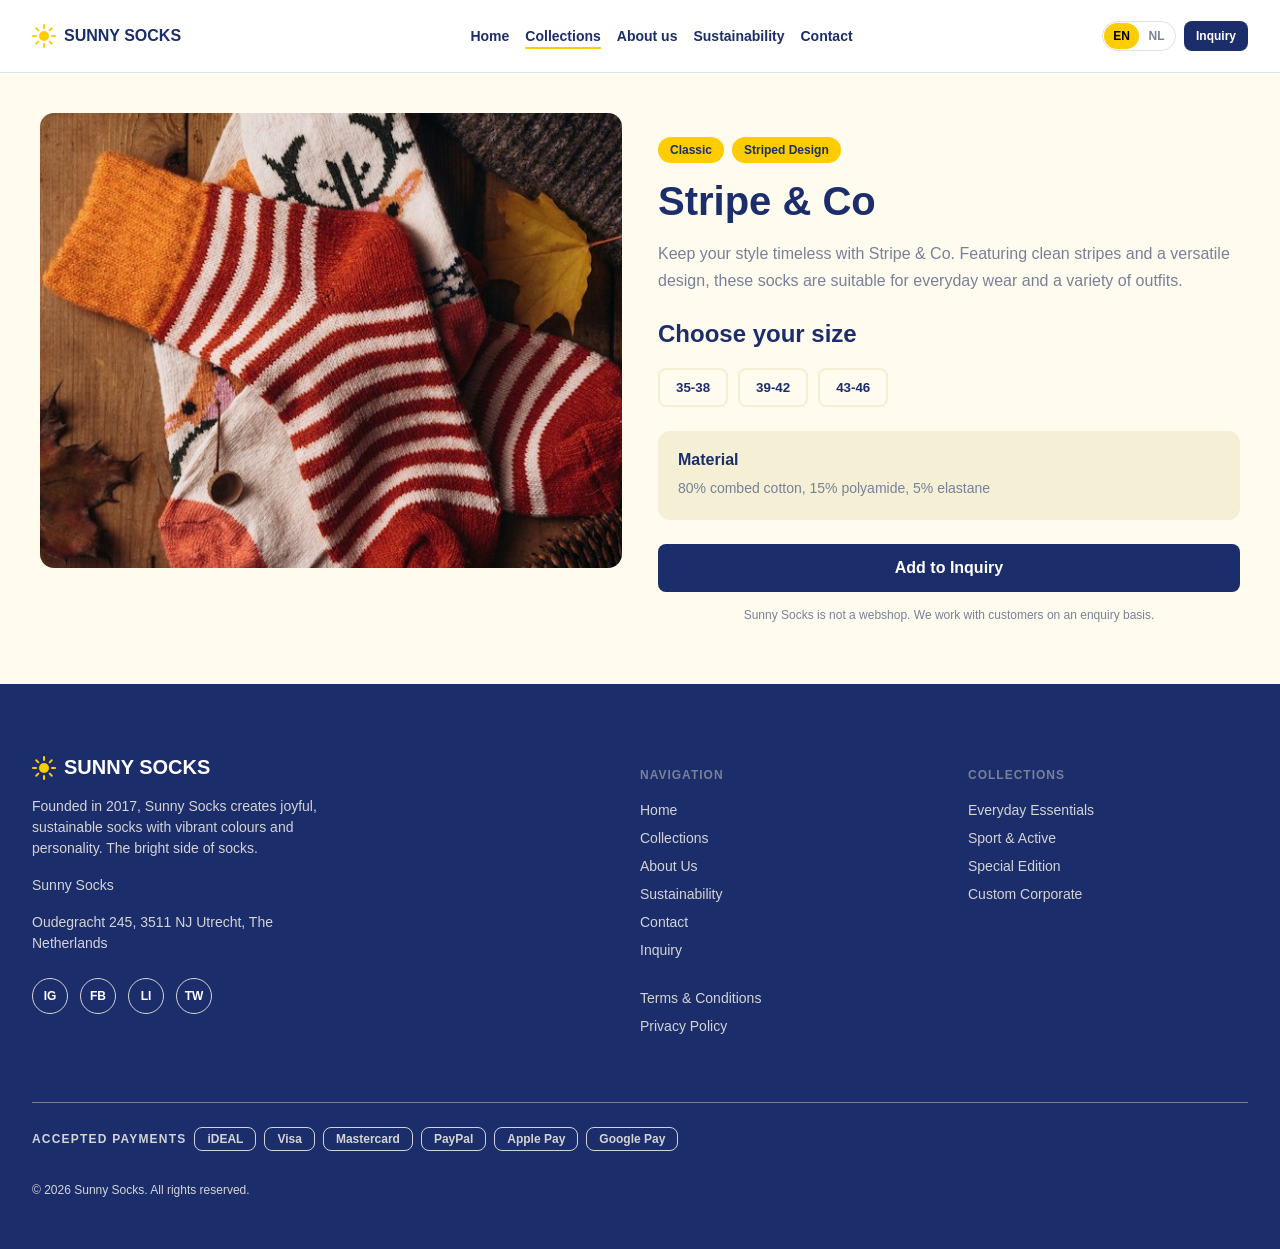
<file: pages/collections-stripeand-co.html>
<!doctype html>
<html lang="en">
  <head>
    <meta charset="UTF-8" />
    <meta name="viewport" content="width=device-width, initial-scale=1.0" />
    <title>Stripe &amp; Co | Sunny Socks</title>
    <link rel="stylesheet" href="../style/style.css">
    <link rel="stylesheet" href="../style/collections-stripe.css">
    <link rel="shortcut icon" href="../images/home/sun-icon.svg" type="image/x-icon">
  </head>

  <body>
    <!-- Team header -->
    <nav class="navbar">
        <div class="nav-logo">
            <img src="../images/home/sun-icon.svg" alt="sun icon">
            <span><a href="../index.html">SUNNY SOCKS</a></span>
        </div>
        <ul class="nav-links">
            <li><a href="../index.html">Home</a></li>
            <li><a href="../pages/collections.html" class="nav-active">Collections</a></li>
            <li><a href="../pages/about.html">About us</a></li>
            <li><a href="../pages/sustainability.html">Sustainability</a></li>
            <li><a href="../pages/contact.html">Contact</a></li>
        </ul>
        <div class="nav-buttons">            
            <div class="nav-lang-toggle">
                <button class="nav-lang-en">EN</button>
                <button class="nav-lang-nl">NL</button>
            </div>
            <a href="../pages/inquiry.html" class="nav-inquiry">Inquiry</a>
        </div>
    </nav>

    <!-- Product content -->
    <main class="stripe-and-co-page">
      <section class="product-page">
        <div class="product-image">
          <img
            src="../images/collections/stripe-co.jpg"
            alt="Stripe &amp; Co striped socks"
          />
        </div>

        <div class="product-info">
          <p class="product-tags">
            <span>Classic</span>
            <span>Striped Design</span>
          </p>

          <h1>Stripe &amp; Co</h1>

          <p class="description">
            Keep your style timeless with Stripe &amp; Co. Featuring clean
            stripes and a versatile design, these socks are suitable for
            everyday wear and a variety of outfits.
          </p>

          <h2>Choose your size</h2>

          <div class="sizes">
            <button type="button">35-38</button>
            <button type="button">39-42</button>
            <button type="button">43-46</button>
          </div>

          <div class="material">
            <h2>Material</h2>
            <p>80% combed cotton, 15% polyamide, 5% elastane</p>
          </div>

          <a href="inquiry.html" class="primary-button"> Add to Inquiry </a>

          <p class="note">
            Sunny Socks is not a webshop. We work with customers on an enquiry
            basis.
          </p>
        </div>
      </section>
    </main>

    <!-- Team footer -->
    <footer class="footer">
      <div class="footer-container">
        <div class="footer-grid">
          <div class="footer-brand">
            <div class="nav-logo">
              <img src="../images/home/sun-icon.svg" alt="sun icon" />
              <span>SUNNY SOCKS</span>
            </div>

            <p>
              Founded in 2017, Sunny Socks creates joyful, sustainable socks
              with vibrant colours and personality. The bright side of socks.
            </p>

            <div class="footer-adress">
              <p>Sunny Socks</p>
              <p>Oudegracht 245, 3511 NJ Utrecht, The Netherlands</p>
            </div>

            <div class="footer-socials">
              <a href="#">IG</a>
              <a href="#">FB</a>
              <a href="#">LI</a>
              <a href="#">TW</a>
            </div>
          </div>

          <div class="footer-column">
            <h3>NAVIGATION</h3>
            <a href="../index.html">Home</a>
            <a href="collections.html">Collections</a>
            <a href="about.html">About Us</a>
            <a href="sustainability.html">Sustainability</a>
            <a href="contact.html">Contact</a>
            <a href="inquiry.html">Inquiry</a>
            <a href="terms.html" class="footer-tos">Terms &amp; Conditions</a>
            <a href="privacy.html">Privacy Policy</a>
          </div>

          <div class="footer-column">
            <h3>COLLECTIONS</h3>
            <a href="collections.html">Everyday Essentials</a>
            <a href="collections.html">Sport &amp; Active</a>
            <a href="collections.html">Special Edition</a>
            <a href="collections.html">Custom Corporate</a>
          </div>
        </div>

        <div class="footer-payments">
          <h3>ACCEPTED PAYMENTS</h3>
          <span>iDEAL</span>
          <span>Visa</span>
          <span>Mastercard</span>
          <span>PayPal</span>
          <span>Apple Pay</span>
          <span>Google Pay</span>
        </div>

        <div class="footer-copyright">
          <p>&copy; 2026 Sunny Socks. All rights reserved.</p>
        </div>
      </div>
    </footer>
  </body>
</html>
</file>
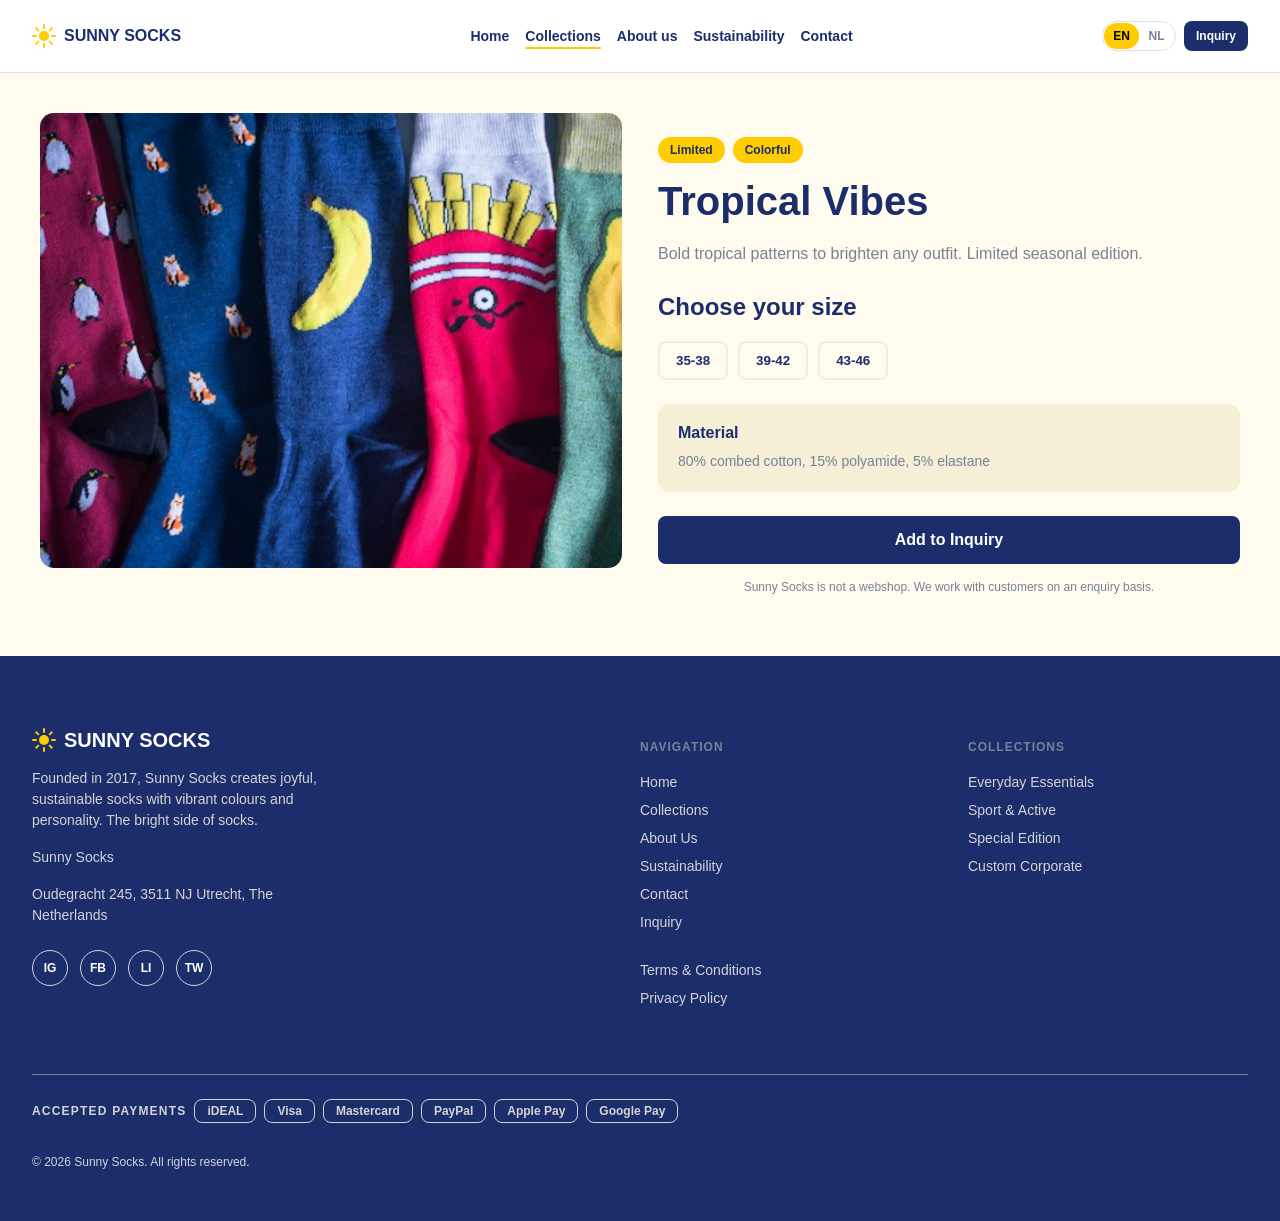
<file: pages/collections-tropicalvibes.html>
<!doctype html>
<html lang="en">
  <head>
    <meta charset="UTF-8" />
    <meta name="viewport" content="width=device-width, initial-scale=1.0" />
    <title>Tropical Vibes | Sunny Socks</title>
    <link rel="stylesheet" href="../style/style.css">
    <link rel="stylesheet" href="../style/collections-tropical.css">
    <link rel="shortcut icon" href="../images/home/sun-icon.svg" type="image/x-icon">
  </head>

  <body>
    <!-- Team header -->
    <nav class="navbar">
      <div class="nav-logo">
        <img src="../images/home/sun-icon.svg" alt="sun icon" />
        <span>
          <a href="../index.html">SUNNY SOCKS</a>
        </span>
      </div>

      <ul class="nav-links">
        <li><a href="../index.html">Home</a></li>
        <li><a href="../pages/collections.html" class="nav-active">Collections</a></li>
        <li><a href="../pages/about.html">About us</a></li>
        <li><a href="../pages/sustainability.html">Sustainability</a></li>
        <li><a href="../pages/contact.html">Contact</a></li>
      </ul>

      <div class="nav-buttons">
        <div class="nav-lang-toggle">
          <button type="button" class="nav-lang-en">EN</button>
          <button type="button" class="nav-lang-nl">NL</button>
        </div>
        <a href="inquiry.html" class="nav-inquiry">Inquiry</a>
      </div>
    </nav>

    <!-- Product content -->
    <main class="tropical-page">
      <section class="product-page">
        <div class="product-image">
          <img
            src="../images/collections/tropical-vibes.jpg"
            alt="Colourful Tropical Vibes socks"
          />
        </div>

        <div class="product-info">
          <p class="product-tags">
            <span>Limited</span>
            <span>Colorful</span>
          </p>

          <h1>Tropical Vibes</h1>

          <p class="description">
            Bold tropical patterns to brighten any outfit. Limited seasonal
            edition.
          </p>

          <h2>Choose your size</h2>

          <div class="sizes">
            <button type="button">35-38</button>
            <button type="button">39-42</button>
            <button type="button">43-46</button>
          </div>

          <div class="material">
            <h2>Material</h2>
            <p>80% combed cotton, 15% polyamide, 5% elastane</p>
          </div>

          <a href="inquiry.html" class="primary-button"> Add to Inquiry </a>

          <p class="note">
            Sunny Socks is not a webshop. We work with customers on an enquiry
            basis.
          </p>
        </div>
      </section>
    </main>

    <!-- Team footer -->
    <footer class="footer">
      <div class="footer-container">
        <div class="footer-grid">
          <div class="footer-brand">
            <div class="nav-logo">
              <img src="../images/home/sun-icon.svg" alt="sun icon" />
              <span>SUNNY SOCKS</span>
            </div>

            <p>
              Founded in 2017, Sunny Socks creates joyful, sustainable socks
              with vibrant colours and personality. The bright side of socks.
            </p>

            <div class="footer-adress">
              <p>Sunny Socks</p>
              <p>Oudegracht 245, 3511 NJ Utrecht, The Netherlands</p>
            </div>

            <div class="footer-socials">
              <a href="#">IG</a>
              <a href="#">FB</a>
              <a href="#">LI</a>
              <a href="#">TW</a>
            </div>
          </div>

          <div class="footer-column">
            <h3>NAVIGATION</h3>
            <a href="../index.html">Home</a>
            <a href="collections.html">Collections</a>
            <a href="about.html">About Us</a>
            <a href="sustainability.html">Sustainability</a>
            <a href="contact.html">Contact</a>
            <a href="inquiry.html">Inquiry</a>
            <a href="terms.html" class="footer-tos">Terms &amp; Conditions</a>
            <a href="privacy.html">Privacy Policy</a>
          </div>

          <div class="footer-column">
            <h3>COLLECTIONS</h3>
            <a href="collections.html">Everyday Essentials</a>
            <a href="collections.html">Sport &amp; Active</a>
            <a href="collections.html">Special Edition</a>
            <a href="collections.html">Custom Corporate</a>
          </div>
        </div>

        <div class="footer-payments">
          <h3>ACCEPTED PAYMENTS</h3>
          <span>iDEAL</span>
          <span>Visa</span>
          <span>Mastercard</span>
          <span>PayPal</span>
          <span>Apple Pay</span>
          <span>Google Pay</span>
        </div>

        <div class="footer-copyright">
          <p>&copy; 2026 Sunny Socks. All rights reserved.</p>
        </div>
      </div>
    </footer>
  </body>
</html>
</file>
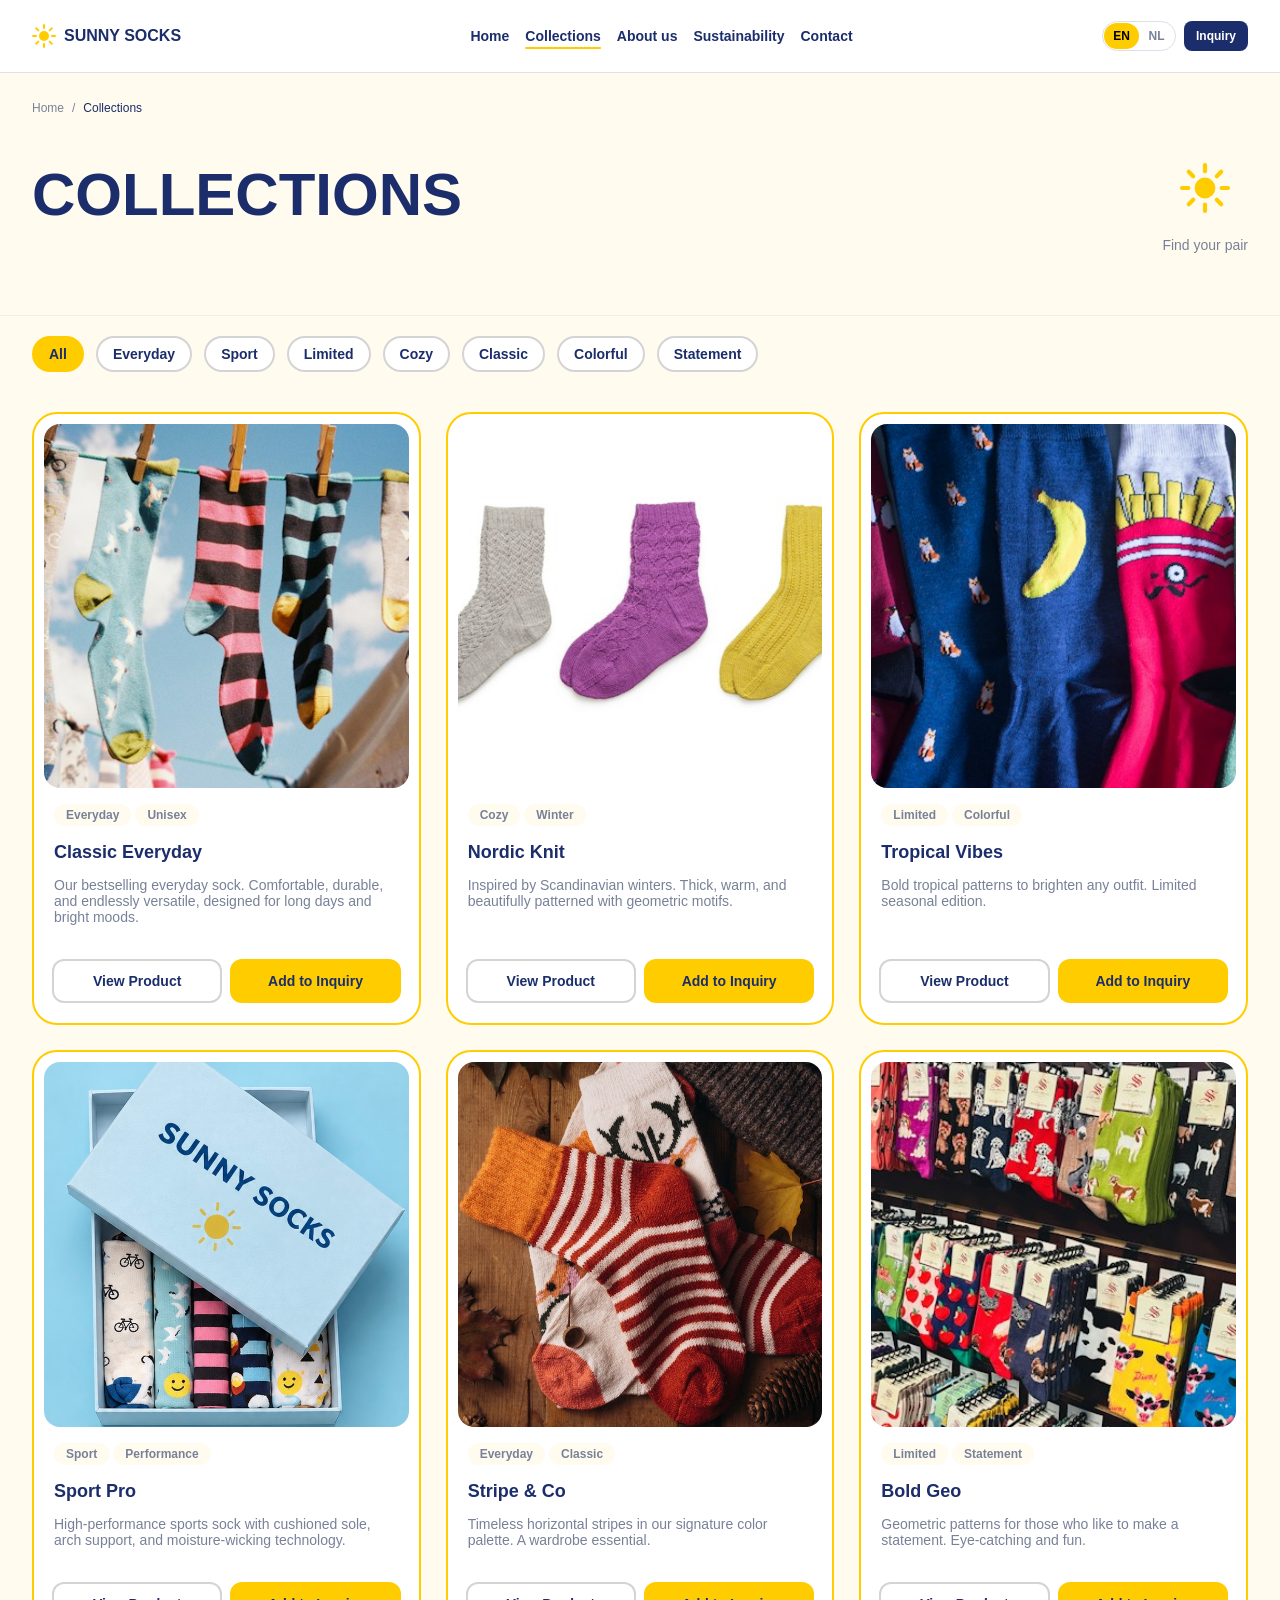
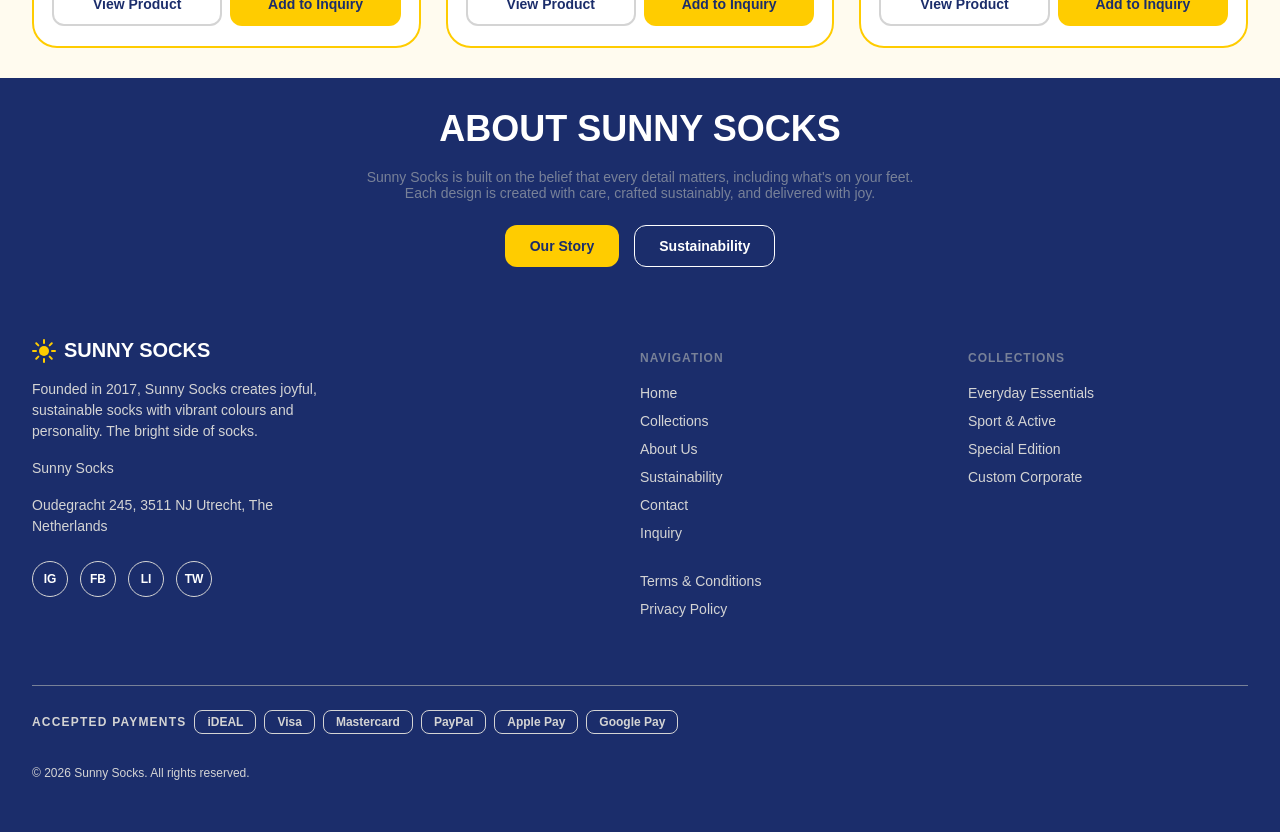
<file: pages/collections.html>
<!DOCTYPE html>
<html lang="en">
<head>
    <meta charset="UTF-8">
    <meta name="viewport" content="width=device-width, initial-scale=1.0">
    <title>Collections | Sunny Socks</title>
    <link rel="stylesheet" href="../style/style.css">
    <link rel="stylesheet" href="../style/collections.css">
    <link rel="shortcut icon" href="../images/home/sun-icon.svg" type="image/x-icon">

</head>
<body>
    <!-- Navigation -->
    <nav class="navbar">
        <div class="nav-logo">
            <img src="../images/home/sun-icon.svg" alt="sun icon">
            <span><a href="../index.html">SUNNY SOCKS</a></span>
        </div>
        <ul class="nav-links">
            <li><a href="../index.html">Home</a></li>
            <li><a href="../pages/collections.html" class="nav-active">Collections</a></li>
            <li><a href="../pages/about.html">About us</a></li>
            <li><a href="../pages/sustainability.html">Sustainability</a></li>
            <li><a href="../pages/contact.html">Contact</a></li>
        </ul>
        <div class="nav-buttons">
            <div class="nav-lang-toggle">
                <button class="nav-lang-en">EN</button>
                <button class="nav-lang-nl">NL</button>
            </div>
            <a href="../pages/inquiry.html" class="nav-inquiry">Inquiry</a>
        </div>
    </nav>
    <main>
        <!-- Page banner -->
        <section class="collections-banner">
            <div class="collections-container collections-inner">
                <div>
                    <nav class="collections-trail">
                        <a class="collections-link" href="../index.html">Home</a>
                        <span>/</span>
                        <span class="collections-trail-active">Collections</span>
                    </nav>
                    <h1>Collections</h1>
                </div>
                <div class="collections-side">
                    <img src="../images/home/sun-icon.svg" alt="Sun icon">
                    <p class="collections-line">Find your pair</p>
                </div>
            </div>
        </section>
        <section class="collections">
            <div class="collections-container">
                <div class="collections-filter">
                    <button class="collections-filter-button active">All</button>
                    <button class="collections-filter-button">Everyday</button>
                    <button class="collections-filter-button">Sport</button>
                    <button class="collections-filter-button">Limited</button>
                    <button class="collections-filter-button">Cozy</button>
                    <button class="collections-filter-button">Classic</button>
                    <button class="collections-filter-button">Colorful</button>
                    <button class="collections-filter-button">Statement</button>
                </div>
                <!-- Product grid -->
                <div class="collections-product-grid">
                    <div class="collections-product-card">
                        <div class="collections-product-image">
                            <img src="../images/collections/classic-everyday.jpg" alt="Classic Everyday socks">
                        </div>
                        <div class="collections-product-body">
                            <ul class="collections-tags">
                                <li>Everyday</li>
                                <li>Unisex</li>
                            </ul>
                            <h2>Classic Everyday</h2>
                            <p>Our bestselling everyday sock. Comfortable, durable, and endlessly versatile, designed
                                for long days
                                and bright moods.</p>
                        </div>
                        <div class="collections-product-action">
                            <a href="../pages/collections-classiceveryday.html"
                                class="collections-btn-outline collections-link">View Product</a>
                            <a href="../pages/inquiry.html" class="collections-btn-yellow">Add to Inquiry</a>
                        </div>
                    </div>
                    <div class="collections-product-card">
                        <div class="collections-product-image">
                            <img src="../images/collections/nordic-knit.jpg" alt="Nordic Knit socks">
                        </div>
                        <div class="collections-product-body">
                            <ul class="collections-tags">
                                <li>Cozy</li>
                                <li>Winter</li>
                            </ul>
                            <h2>Nordic Knit</h2>
                            <p>Inspired by Scandinavian winters. Thick, warm, and beautifully patterned with geometric motifs.</p>
                        </div>
                        <div class="collections-product-action">
                            <a href="../pages/collections-nordicknit.html"
                                class="collections-btn-outline collections-link">View Product</a>
                            <a href="../pages/inquiry.html" class="collections-btn-yellow">Add to Inquiry</a>
                        </div>
                    </div>
                    <div class="collections-product-card">
                        <div class="collections-product-image">
                            <img src="../images/collections/tropical-vibes.jpg" alt="Tropical Vibes socks">
                        </div>
                        <div class="collections-product-body">
                            <ul class="collections-tags">
                                <li>Limited</li>
                                <li>Colorful</li>
                            </ul>
                            <h2>Tropical Vibes</h2>
                            <p>Bold tropical patterns to brighten any outfit. Limited seasonal edition.</p>
                        </div>
                        <div class="collections-product-action">
                            <a href="../pages/collections-tropicalvibes.html"
                                class="collections-btn-outline collections-link">View Product</a>
                            <a href="../pages/inquiry.html" class="collections-btn-yellow">Add to Inquiry</a>
                        </div>
                    </div>
                    <div class="collections-product-card">
                        <div class="collections-product-image">
                            <img src="../images/collections/sport-pro.jpg" alt="Sport Pro socks">
                        </div>
                        <div class="collections-product-body">
                            <ul class="collections-tags">
                                <li>Sport</li>
                                <li>Performance</li>
                            </ul>
                            <h2>Sport Pro</h2>
                            <p>High-performance sports sock with cushioned sole, arch support, and moisture-wicking technology.</p>
                        </div>
                        <div class="collections-product-action">
                            <a href="../pages/collections-sport-pro.html"
                                class="collections-btn-outline collections-link">View Product</a>
                            <a href="../pages/inquiry.html" class="collections-btn-yellow">Add to Inquiry</a>
                        </div>
                    </div>
                    <div class="collections-product-card">
                        <div class="collections-product-image">
                            <img src="../images/collections/stripe-co.jpg" alt="Stripe & Co socks">
                        </div>
                        <div class="collections-product-body">
                            <ul class="collections-tags">
                                <li>Everyday</li>
                                <li>Classic</li>
                            </ul>
                            <h2>Stripe &amp; Co</h2>
                            <p>Timeless horizontal stripes in our signature color palette. A wardrobe essential.</p>
                        </div>
                        <div class="collections-product-action">
                            <a href="../pages/collections-stripeand-co.html"
                                class="collections-btn-outline collections-link">View Product</a>
                            <a href="../pages/inquiry.html" class="collections-btn-yellow">Add to Inquiry</a>
                        </div>
                    </div>
                    <div class="collections-product-card">
                        <div class="collections-product-image">
                            <img src="../images/collections/bold-geo.jpg" alt="Bold Geo socks">
                        </div>
                        <div class="collections-product-body">
                            <ul class="collections-tags">
                                <li>Limited</li>
                                <li>Statement</li>
                            </ul>
                            <h2>Bold Geo</h2>
                            <p>Geometric patterns for those who like to make a statement. Eye-catching and fun.</p>
                        </div>
                        <div class="collections-product-action">
                            <a href="../pages/collections-bold-geo.html"
                                class="collections-btn-outline collections-link">View Product</a>
                            <a href="../pages/inquiry.html" class="collections-btn-yellow">Add to Inquiry</a>
                        </div>
                    </div>
                </div>
            </div>
        </section>
        <!-- About -->
        <section class="collections-about-us">
            <div class="collections-container-about">
                <h2>About Sunny Socks</h2>
                <p>Sunny Socks is built on the belief that every detail matters, including what's on your feet. Each design is created with care, crafted sustainably, and delivered with joy.</p>
                <div class="collections-about-buttons">
                    <a href="../pages/about.html" class="collections-btn-yellow collections-link">Our Story</a>
                    <a href="../pages/sustainability.html" class="collections-btn-inquiry">Sustainability</a>
                </div>
            </div>
        </section>
    </main>
    <!-- Footer -->
    <footer class="footer">
        <div class="footer-container">
            <div class="footer-grid">
                <div class="footer-brand">
                    <div class="nav-logo">
                        <img src="../images/home/sun-icon.svg" alt="sun icon">
                        <span>SUNNY SOCKS</span>
                    </div>
                    <p>Founded in 2017, Sunny Socks creates joyful, sustainable socks with vibrant colours and personality. The bright side of socks.</p>
                    <div class="footer-adress">
                        <p>Sunny Socks</p>
                        <p>Oudegracht 245, 3511 NJ Utrecht, The Netherlands</p>
                    </div>
                    <div class="footer-socials">
                        <a href="#">IG</a>
                        <a href="#">FB</a>
                        <a href="#">LI</a>
                        <a href="#">TW</a>
                    </div>
                </div>
                <div class="footer-column">
                    <h3>NAVIGATION</h3>
                    <a href="../index.html">Home</a>
                    <a href="../pages/collections.html">Collections</a>
                    <a href="../pages/about.html">About Us</a>
                    <a href="../pages/sustainability.html">Sustainability</a>
                    <a href="../pages/contact.html">Contact</a>
                    <a href="../pages/inquiry.html">Inquiry</a>
                    <a href="../pages/terms.html" class="footer-tos">Terms &amp; Conditions</a>
                    <a href="../pages/privacy.html">Privacy Policy</a>
                </div>
                <div class="footer-column">
                    <h3>COLLECTIONS</h3>
                    <a href="../pages/collections.html">Everyday Essentials</a>
                    <a href="../pages/collections.html">Sport &amp; Active</a>
                    <a href="../pages/collections.html">Special Edition</a>
                    <a href="../pages/collections.html">Custom Corporate</a>
                </div>
            </div>
            <div class="footer-payments">
                <h3>ACCEPTED PAYMENTS</h3>
                <span>iDEAL</span>
                <span>Visa</span>
                <span>Mastercard</span>
                <span>PayPal</span>
                <span>Apple Pay</span>
                <span>Google Pay</span>
            </div>
            <div class="footer-copyright">
                <p>&copy; 2026 Sunny Socks. All rights reserved.</p>
            </div>
        </div>
    </footer>
</body>
</html>
</file>
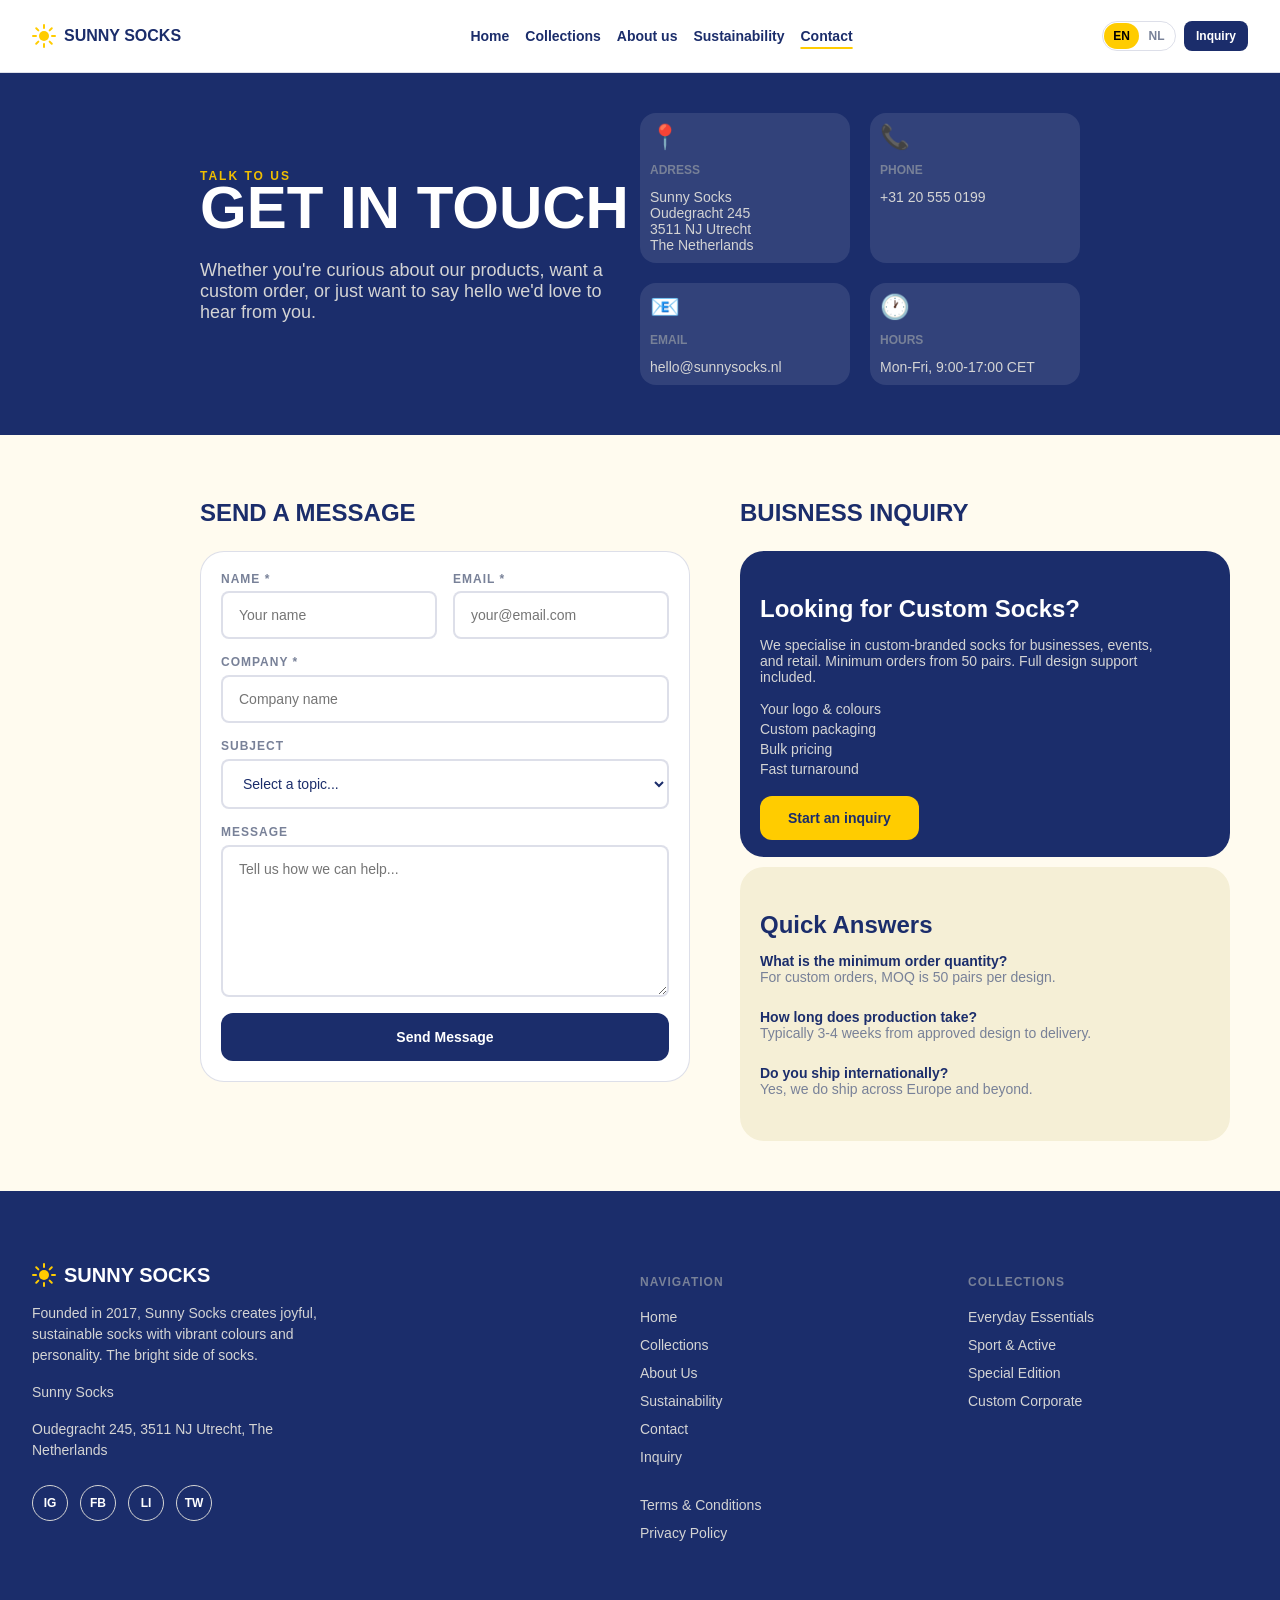
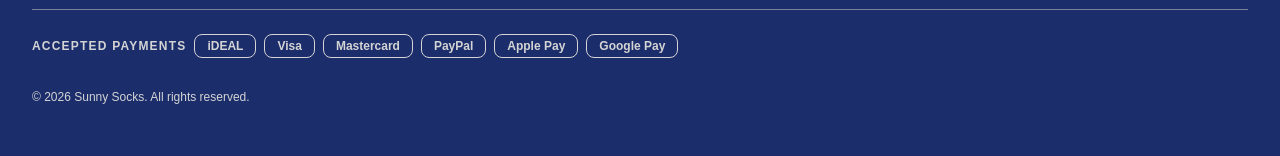
<file: pages/contact.html>
<!DOCTYPE html>
<html lang="en">
<head>
    <meta charset="UTF-8">
    <meta name="viewport" content="width=device-width, initial-scale=1.0">
    <title>Contact | Sunny Socks</title>
    <link rel="stylesheet" href="../style/style.css">
    <link rel="stylesheet" href="../style/contact.css">
    <link rel="shortcut icon" href="../images/home/sun-icon.svg" type="image/x-icon">
</head>
<body>
   <nav class="navbar">
        <div class="nav-logo">
            <img src="../images/home/sun-icon.svg" alt="sun icon">
            <span><a href="../index.html">SUNNY SOCKS</a></span>
        </div>
        <ul class="nav-links">
            <li><a href="../index.html">Home</a></li>
            <li><a href="../pages/collections.html">Collections</a></li>
            <li><a href="../pages/about.html">About us</a></li>
            <li><a href="../pages/sustainability.html">Sustainability</a></li>
            <li><a href="../pages/contact.html" class="nav-active">Contact</a></li>
        </ul>
        <div class="nav-buttons">            
            <div class="nav-lang-toggle">
                <button class="nav-lang-en">EN</button>
                <button class="nav-lang-nl">NL</button>
            </div>
            <a href="../pages/inquiry.html" class="nav-inquiry">Inquiry</a>
        </div>
    </nav>
    <section class="contact-hero-section">
        <div class="contact-hero-left">
            <p>TALK TO US</p>
            <h3>GET IN TOUCH</h3>
            <p>Whether you're curious about our products, want a custom order, or just want to say hello we'd love to hear from you.</p>
        </div>
        <div class="contact-hero-right">
            <div class="contact-hero-box">
                <span class="contact-hero-icon">📍</span>
                <p>ADRESS</p>
                <ul>
                    <li>Sunny Socks</li>
                    <li>Oudegracht 245</li>
                    <li>3511 NJ Utrecht</li>
                    <li>The Netherlands</li>
                </ul>
            </div>
            <div class="contact-hero-box">
                <span class="contact-hero-icon">📞</span>
                <p>PHONE</p>
                <ul>
                    <li>+31 20 555 0199</li>
                </ul>
            </div>
            <div class="contact-hero-box">
                <span class="contact-hero-icon">📧</span>
                <p>EMAIL</p>
                <ul>
                    <li>hello@sunnysocks.nl</li>
                </ul>
            </div>
            <div class="contact-hero-box"> 
                <span class="contact-hero-icon">🕐</span>
                <p>HOURS</p>
                <ul>
                    <li>Mon-Fri, 9:00-17:00 CET</li>
                </ul>                
            </div>
        </div>
    </section>
    <section class="contact-form-section">
        <div class="contact-form-left">
            <h3>SEND A MESSAGE</h3>
            <form class="contact-form" action="../pages/functionality/contact.php" method="post">
                <div class="contact-form-row">
                    <div>
                        <label for="name">NAME *</label>
                        <input type="text" id="name" name="contact-name" placeholder="Your name" required>
                    </div>
                    <div>
                        <label for="mail">EMAIL *</label>
                        <input type="email" id="mail"  name="contact-mail" placeholder="your@email.com" required>
                    </div>
                </div>
                <label for="company">COMPANY *</label>
                <input type="text" id="company" name="contact-company" placeholder="Company name" required>

                <label for="subject">SUBJECT</label>
                <select id="subject" name="contact-select">
                    <option value="">Select a topic...</option>
                    <option value="Product">Product Inquiry</option>
                    <option value="Buisness">Buisness / Customer Order</option>
                    <option value="Media">Press and Media</option>
                    <option value="O">Other</option>
                </select>

                <label for="message">MESSAGE</label>
                <textarea id="message" name="contact-message" placeholder="Tell us how we can help..." rows="6" required></textarea>

                <button type="submit">Send Message</button>
            </form>
        </div>
        <div class="contact-form-right">
            <h3>BUISNESS INQUIRY</h3>
            <div class="contact-form-inquiry">
                <p>Looking for Custom Socks?</p>
                <p class="contact-form-description">We specialise in custom-branded socks for businesses, events, and retail. Minimum orders from 50 pairs. Full design support included.</p>
                <ul>
                    <li>Your logo & colours</li>
                    <li>Custom packaging</li>
                    <li>Bulk pricing</li>
                    <li>Fast turnaround</li>
                </ul>
                <a href="../pages/inquiry.html">Start an inquiry</a>
            </div>
            <div class="contact-form-answer">
                <p>Quick Answers</p>

                <p class="contact-form-questions">What is the minimum order quantity?</p>
                <p class="contact-form-answers">For custom orders, MOQ is 50 pairs per design.</p>

                <p class="contact-form-questions">How long does production take?</p>
                <p class="contact-form-answers">Typically 3-4 weeks from approved design to delivery.</p>

                <p class="contact-form-questions">Do you ship internationally?</p>
                <p class="contact-form-answers">Yes, we do ship across Europe and beyond.</p>
            </div>
        </div>
    </section>

    <footer class="footer">
        <div class="footer-container">
            <div class="footer-grid">
                <div class="footer-brand">
                    <div class="nav-logo">
                        <img src="../images/home/sun-icon.svg" alt="sun icon">
                        <span>SUNNY SOCKS</span>
                    </div>
                    <p>Founded in 2017, Sunny Socks creates joyful, sustainable socks with vibrant colours and personality. The bright side of socks.</p>
                    <div class="footer-adress">
                        <p>Sunny Socks</p>
                        <p>Oudegracht 245, 3511 NJ Utrecht, The Netherlands</p>
                    </div>
                    <div class="footer-socials">
                        <a href="#">IG</a>
                        <a href="#">FB</a>
                        <a href="#">LI</a>
                        <a href="#">TW</a>
                    </div>
                </div>
                <div class="footer-column">
                    <h3>NAVIGATION</h3>
                    <a href="../index.html">Home</a>
                    <a href="../pages/collections.html">Collections</a>
                    <a href="../pages/about.html">About Us</a>
                    <a href="../pages/sustainability.html">Sustainability</a>
                    <a href="../pages/contact.html">Contact</a>
                    <a href="../pages/inquiry.html">Inquiry</a>
                    <a href="../pages/terms.html" class="footer-tos">Terms & Conditions</a>
                    <a href="../pages/privacy.html">Privacy Policy</a>
                </div>
                <div class="footer-column">
                    <h3>COLLECTIONS</h3>
                    <a href="../pages/collections.html">Everyday Essentials</a>
                    <a href="../pages/collections.html">Sport & Active</a>
                    <a href="../pages/collections.html">Special Edition</a>
                    <a href="../pages/collections.html">Custom Corporate</a>
                </div>
            </div>
            <div class="footer-payments">
                <h3>ACCEPTED PAYMENTS</h3>
                <span>iDEAL</span>
                <span>Visa</span>
                <span>Mastercard</span>
                <span>PayPal</span>
                <span>Apple Pay</span>
                <span>Google Pay</span>
            </div>
            <div class="footer-copyright">
                <p>&copy; 2026 Sunny Socks. All rights reserved.</p>
            </div>
        </div>
    </footer>
</body>
</html>
</file>
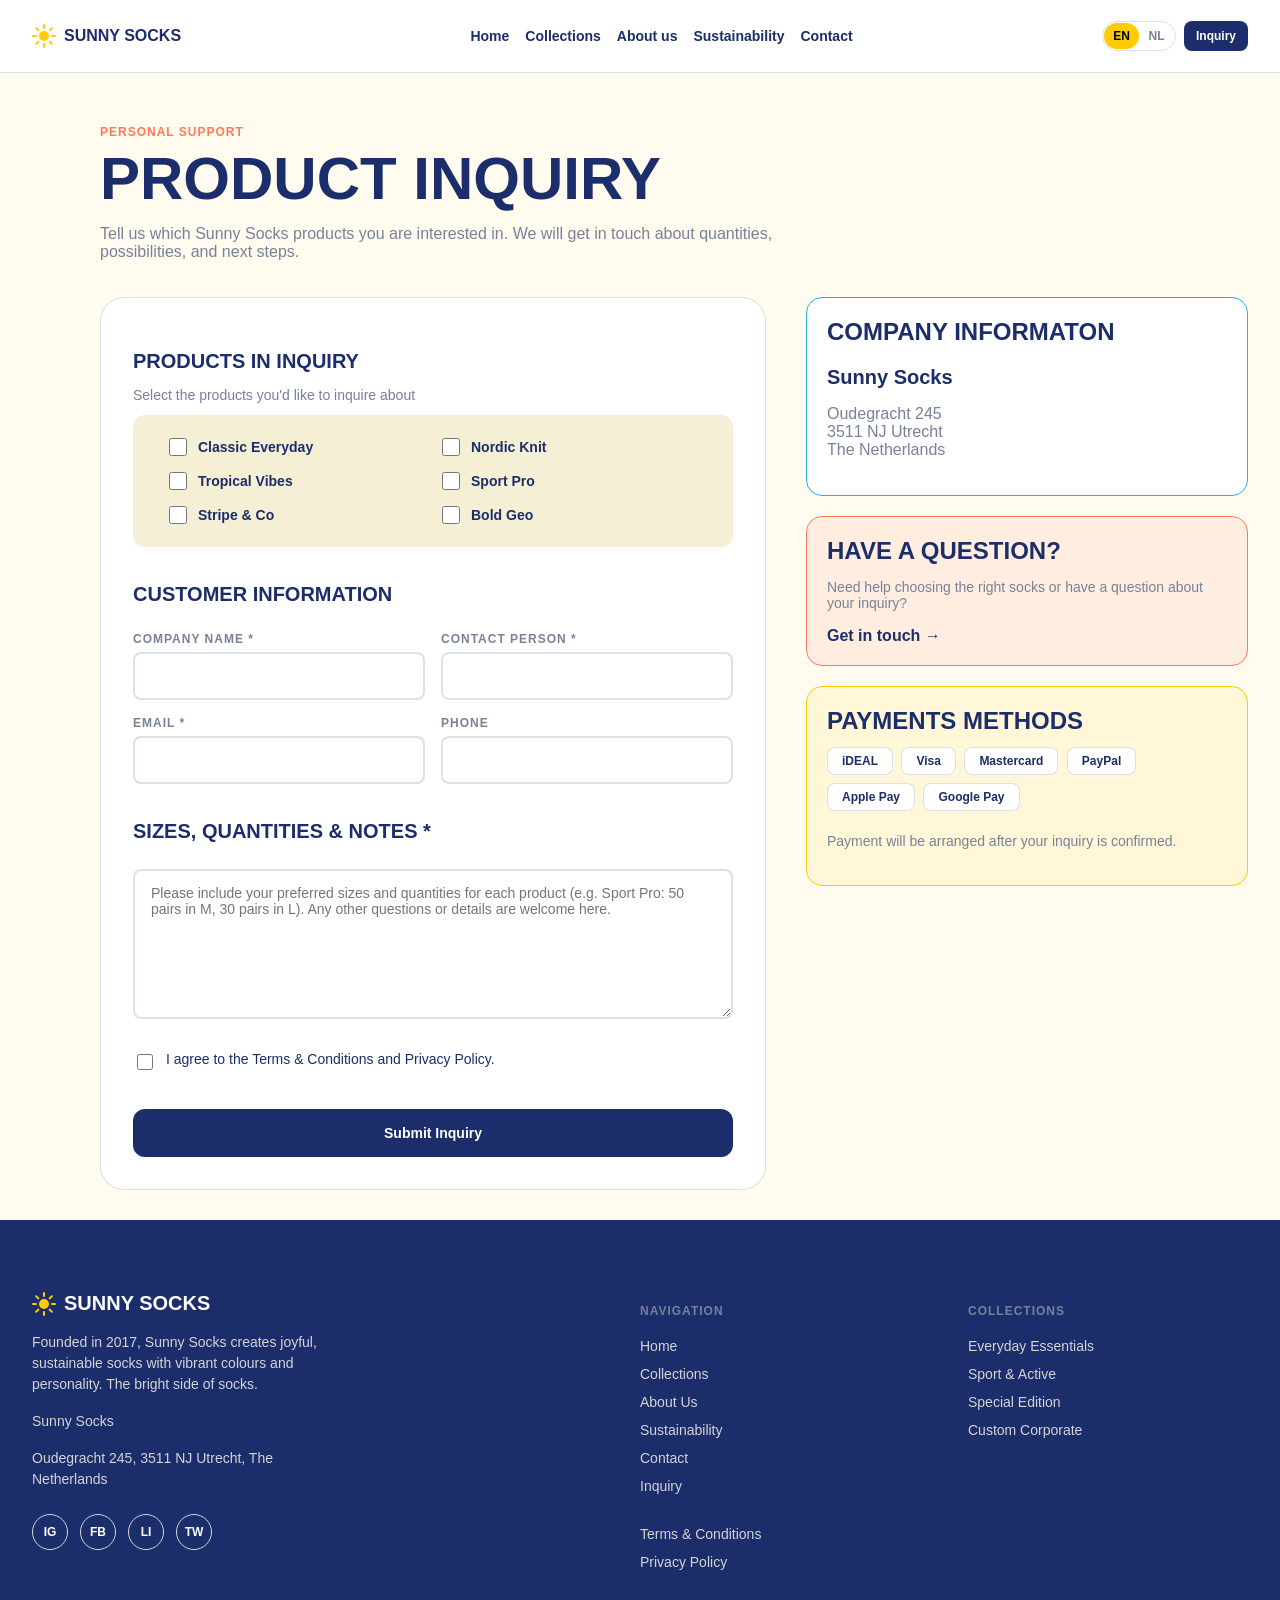
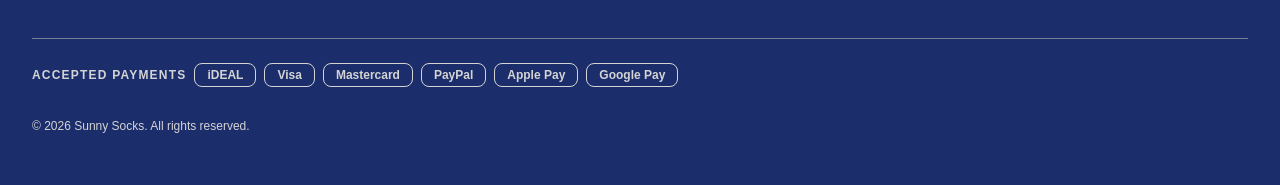
<file: pages/inquiry.html>
<!DOCTYPE html>
<html lang="en">
<head>
    <meta charset="UTF-8">
    <meta name="viewport" content="width=device-width, initial-scale=1.0">
    <title>Inquiry | Sunny Socks</title>
    <link rel="stylesheet" href="../style/style.css">
    <link rel="stylesheet" href="../style/inquiry.css">
    <link rel="shortcut icon" href="../images/home/sun-icon.svg" type="image/x-icon">
</head>
<body>
    <nav class="navbar">
        <div class="nav-logo">
            <img src="../images/home/sun-icon.svg" alt="sun icon">
            <span><a href="../index.html">SUNNY SOCKS</a></span>
        </div>
        <ul class="nav-links">
            <li><a href="../index.html">Home</a></li>
            <li><a href="../pages/collections.html">Collections</a></li>
            <li><a href="../pages/about.html">About us</a></li>
            <li><a href="../pages/sustainability.html">Sustainability</a></li>
            <li><a href="../pages/contact.html">Contact</a></li>
        </ul>
        <div class="nav-buttons">            
            <div class="nav-lang-toggle">
                <button class="nav-lang-en">EN</button>
                <button class="nav-lang-nl">NL</button>
            </div>
            <a href="../pages/inquiry.html" class="nav-inquiry">Inquiry</a>
        </div>
    </nav>
    <section class="inquiry-hero-section">
        <h3>PERSONAL SUPPORT</h3>
        <h2>PRODUCT INQUIRY</h2>
        <p>Tell us which Sunny Socks products you are interested in. We will get in touch about quantities, possibilities, and next steps.</p>
    </section>
    <section class="inquiry-section">
        <div class="inquiry-section-left">
            <div>
                <form class="inquiry-section-form" action="functionality/inquiry.php" method="post">
                    <div class="inquiry-products">
                        <h3>PRODUCTS IN INQUIRY</h3>
                        <p>Select the products you'd like to inquire about</p>
                        <div class="inquiry-product-list">
                            <label><input type="checkbox" name="products[]" value="classic-everyday"> Classic Everyday</label>
                            <label><input type="checkbox" name="products[]" value="nordic-knit"> Nordic Knit</label>
                            <label><input type="checkbox" name="products[]" value="tropical-vibes"> Tropical Vibes</label>
                            <label><input type="checkbox" name="products[]" value="sport-pro"> Sport Pro</label>
                            <label><input type="checkbox" name="products[]" value="stripe-co"> Stripe & Co</label>
                            <label><input type="checkbox" name="products[]" value="bold-geo"> Bold Geo</label>
                        </div>
                    </div>

                    <h3>CUSTOMER INFORMATION</h3>
                    <div class="inquiry-row">
                        <div>
                            <label class="customer-label" for="name">COMPANY NAME *</label>
                            <input class="customer-input" type="text" id="name" name="customer-name">
                        </div>
                        <div>
                            <label class="customer-label" for="contact">CONTACT PERSON *</label>
                            <input class="customer-input" type="text" id="contact" name="contact-person">
                        </div>
                    </div>
                    <div class="inquiry-row">
                        <div>
                            <label class="customer-label" for="mail">EMAIL *</label>
                            <input class="customer-input" type="email" id="mail" name="contact-email">
                        </div>
                        <div>
                            <label class="customer-label" for="phone">PHONE</label>
                            <input class="customer-input" type="tel" id="phone" name="contact-phone">
                        </div>                        
                    </div>

                    <h3>SIZES, QUANTITIES & NOTES *</h3>
                    <textarea id="textbox" name="contact-notes" placeholder="Please include your preferred sizes and quantities for each product (e.g. Sport Pro: 50 pairs in M, 30 pairs in L). Any other questions or details are welcome here."></textarea>

                    <div class="inquiry-checkbox">
                        <input class="customer-input" type="checkbox" id="terms" name="terms">
                        <label class="customer-label" for="terms" id="checkbox" name="contact-checkbox">I agree to the Terms & Conditions and Privacy Policy.</label>
                    </div>

                    <button type="submit" class="inquiry-submit">Submit Inquiry</button>
                </form>
            </div>
        </div>
        <div class="inquiry-section-right">
            <div class="inquiry-company">
                <h3>COMPANY INFORMATON</h3>
                <p>Sunny Socks</p>
                <ul>
                    <li>Oudegracht 245</li>
                    <li>3511 NJ Utrecht</li>
                    <li>The Netherlands</li>
                </ul>
            </div>
            <div class="inquiry-question">
                <h3>HAVE A QUESTION?</h3>
                <p>Need help choosing the right socks or have a question about your inquiry?</p>
                <a href="../pages/contact.html">Get in touch →</a>
            </div>
            <div class="inquiry-payments">
                <h3>PAYMENTS METHODS</h3>
                <div class="inquiry-payments-methods">
                    <span>iDEAL</span>
                    <span>Visa</span>
                    <span>Mastercard</span>
                    <span>PayPal</span>
                    <span>Apple Pay</span>
                    <span>Google Pay</span>
                </div>
                <p>Payment will be arranged after your inquiry is confirmed.</p>
            </div>
        </div>
    </section>
    <footer class="footer">
        <div class="footer-container">

            <div class="footer-grid">
                <div class="footer-brand">
                    <div class="nav-logo">
                        <img src="../images/home/sun-icon.svg" alt="sun icon">
                        <span>SUNNY SOCKS</span>
                    </div>
                    <p>Founded in 2017, Sunny Socks creates joyful, sustainable socks with vibrant colours and personality. The bright side of socks.</p>
                    <div class="footer-adress">
                        <p>Sunny Socks</p>
                        <p>Oudegracht 245, 3511 NJ Utrecht, The Netherlands</p>
                    </div>
                    <div class="footer-socials">
                        <a href="#">IG</a>
                        <a href="#">FB</a>
                        <a href="#">LI</a>
                        <a href="#">TW</a>
                    </div>
                </div>

                <div class="footer-column">
                    <h3>NAVIGATION</h3>
                    <a href="index.html">Home</a>
                    <a href="pages/collections.html">Collections</a>
                    <a href="pages/about.html">About Us</a>
                    <a href="pages/sustainability.html">Sustainability</a>
                    <a href="pages/contact.html">Contact</a>
                    <a href="pages/inquiry.html">Inquiry</a>
                    <a href="pages/terms.html" class="footer-tos">Terms & Conditions</a>
                    <a href="pages/privacy.html">Privacy Policy</a>
                </div>

                <div class="footer-column">
                    <h3>COLLECTIONS</h3>
                    <a href="pages/collections.html">Everyday Essentials</a>
                    <a href="pages/collections.html">Sport & Active</a>
                    <a href="pages/collections.html">Special Edition</a>
                    <a href="pages/collections.html">Custom Corporate</a>
                </div>
            </div>

            <div class="footer-payments">
                <h3>ACCEPTED PAYMENTS</h3>
                <span>iDEAL</span>
                <span>Visa</span>
                <span>Mastercard</span>
                <span>PayPal</span>
                <span>Apple Pay</span>
                <span>Google Pay</span>
            </div>

            <div class="footer-copyright">
                <p>&copy; 2026 Sunny Socks. All rights reserved.</p>
            </div>

        </div>
    </footer>
</body>
</html>
</file>
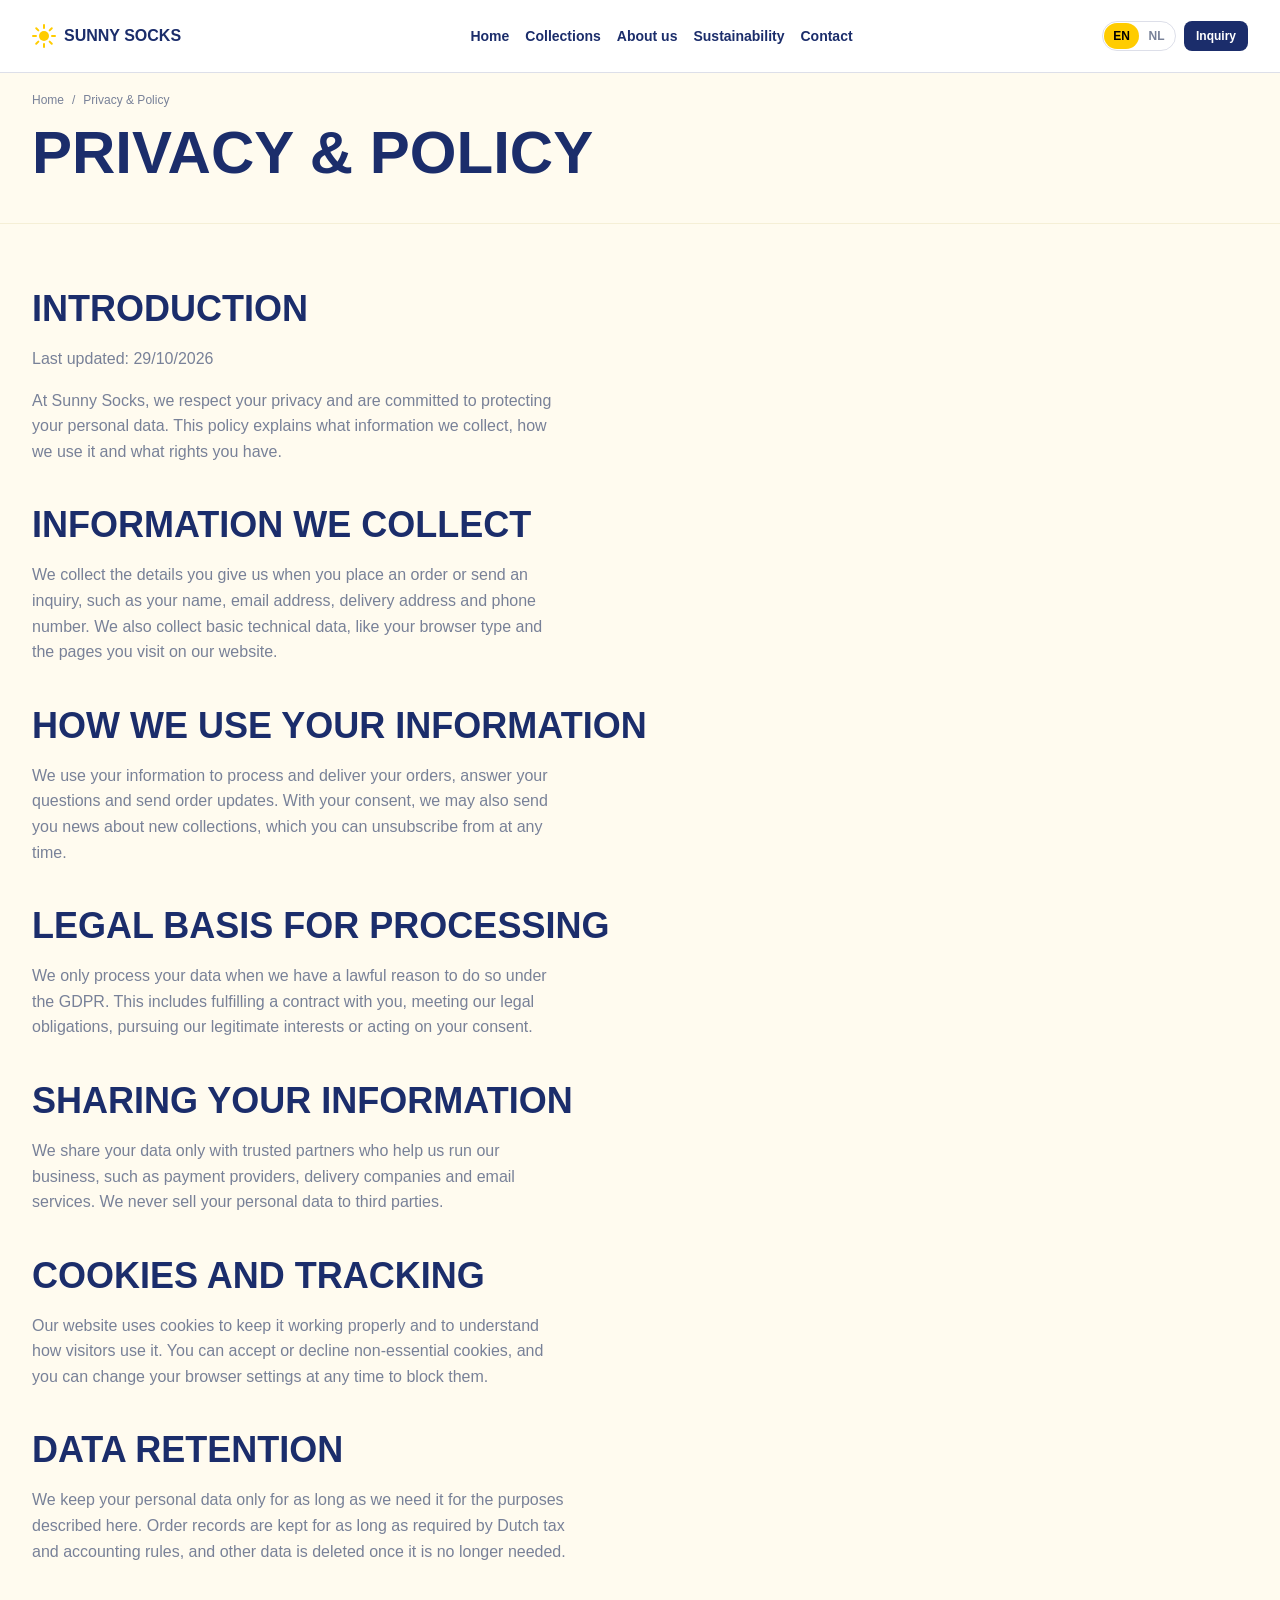
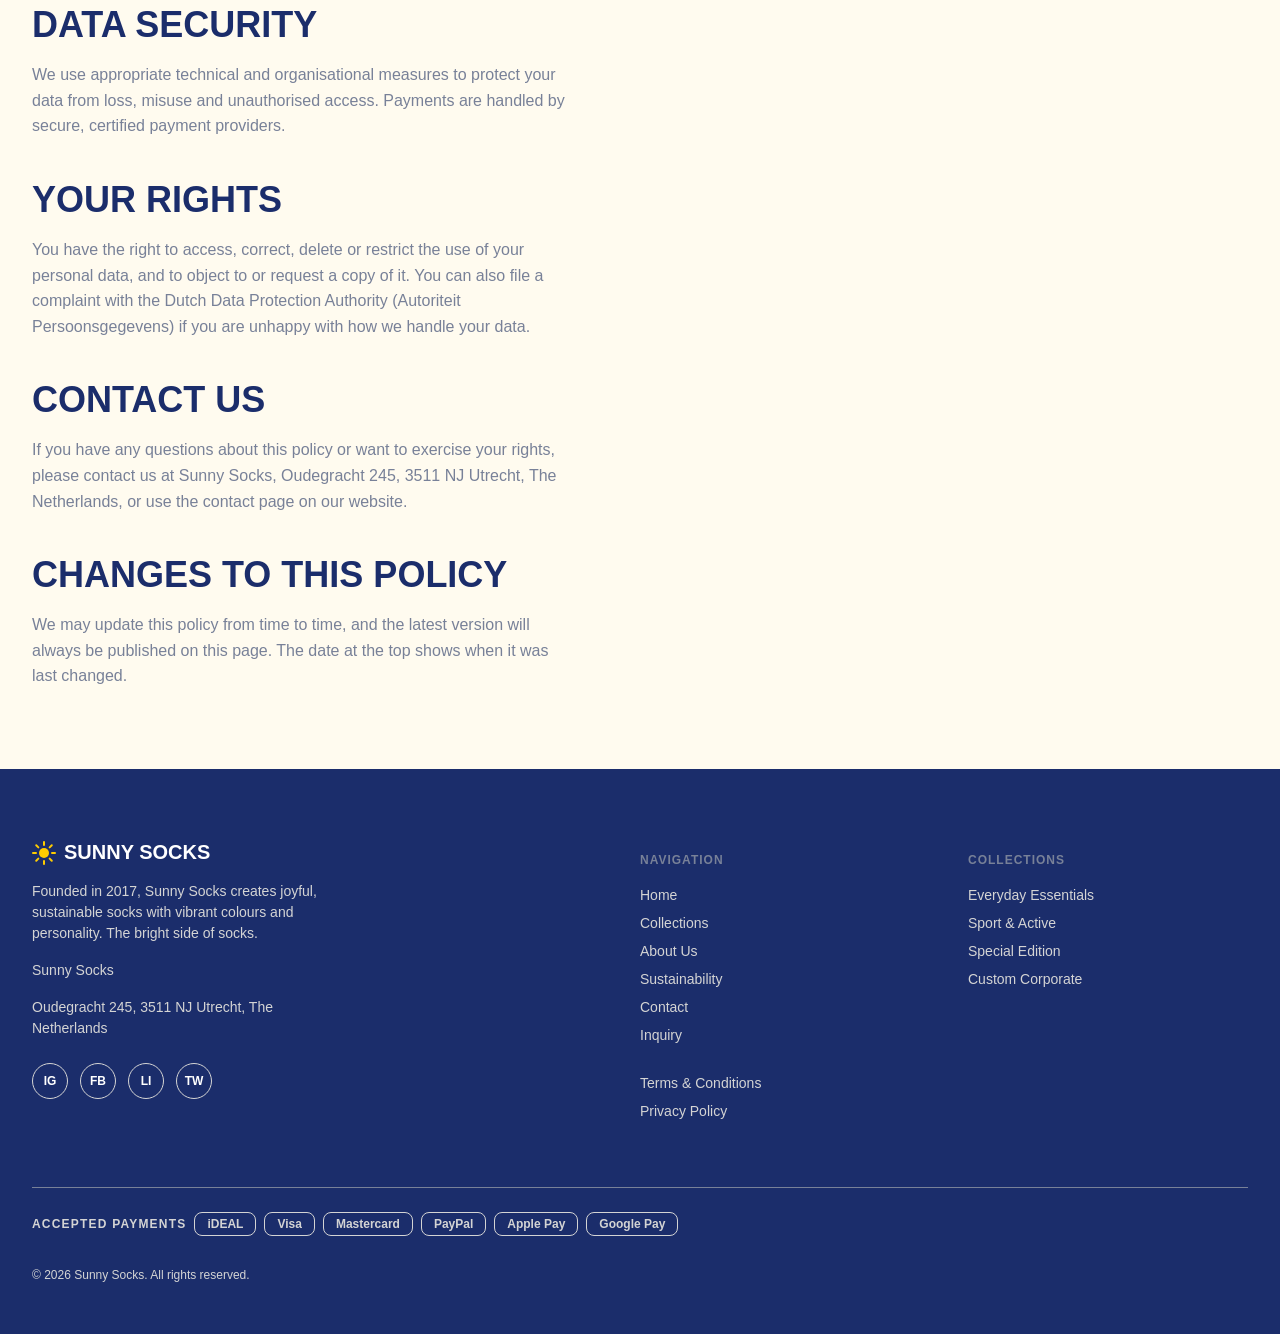
<file: pages/privacy.html>
<!DOCTYPE html>
<html lang="en">

<head>
    <meta charset="UTF-8">
    <meta name="viewport" content="width=device-width, initial-scale=1.0">
    <title>Privacy &amp; Policy | Sunny Socks</title>
    <link rel="stylesheet" href="../style/privacy.css">
    <link rel="stylesheet" href="../style/style.css">
    <link rel="shortcut icon" href="../images/home/sun-icon.svg" type="image/x-icon">
</head>

<body>

<!-- header section -->
<nav class="navbar">
        <div class="nav-logo">
            <img src="../images/home/sun-icon.svg" alt="sun icon">
            <span><a href="../index.html">SUNNY SOCKS</a></span>
        </div>
        <ul class="nav-links">
            <li><a href="../index.html">Home</a></li>
            <li><a href="../pages/collections.html">Collections</a></li>
            <li><a href="../pages/about.html">About us</a></li>
            <li><a href="../pages/sustainability.html">Sustainability</a></li>
            <li><a href="../pages/contact.html">Contact</a></li>
        </ul>
        <div class="nav-buttons">            
            <div class="nav-lang-toggle">
                <button class="nav-lang-en">EN</button>
                <button class="nav-lang-nl">NL</button>
            </div>
            <a href="../pages/inquiry.html" class="nav-inquiry">Inquiry</a>
        </div>
</nav>


<main>
    <!-- banner section -->
    <section class="page-banner">
        <div class="page-container">
            <div class="page-breadcrumb">
                <a href="../index.html" class="page-link">Home</a>
                <span>/</span>
                <span>Privacy &amp; Policy</span>
            </div>
            <h1>Privacy &amp; Policy</h1>
        </div>
    </section>

    <!-- privacy section, follow format -->
   <section class="page-section">
        <div class="page-container page-grid page-grid--single">
            <div class="page-text">

                <h2>Introduction</h2>

<p>Last updated: 29/10/2026</p>

<p>At Sunny Socks, we respect your privacy and are committed to protecting your personal data. This policy explains what information we collect, how we use it and what rights you have.</p>

<h2>Information we collect</h2>
<p>We collect the details you give us when you place an order or send an inquiry, such as your name, email address, delivery address and phone number. We also collect basic technical data, like your browser type and the pages you visit on our website.</p>

<h2>How we use your information</h2>
<p>We use your information to process and deliver your orders, answer your questions and send order updates. With your consent, we may also send you news about new collections, which you can unsubscribe from at any time.</p>

<h2>Legal basis for processing</h2>
<p>We only process your data when we have a lawful reason to do so under the GDPR. This includes fulfilling a contract with you, meeting our legal obligations, pursuing our legitimate interests or acting on your consent.</p>

<h2>Sharing your information</h2>
<p>We share your data only with trusted partners who help us run our business, such as payment providers, delivery companies and email services. We never sell your personal data to third parties.</p>

<h2>Cookies and tracking</h2>
<p>Our website uses cookies to keep it working properly and to understand how visitors use it. You can accept or decline non-essential cookies, and you can change your browser settings at any time to block them.</p>

<h2>Data retention</h2>
<p>We keep your personal data only for as long as we need it for the purposes described here. Order records are kept for as long as required by Dutch tax and accounting rules, and other data is deleted once it is no longer needed.</p>

<h2>Data security</h2>
<p>We use appropriate technical and organisational measures to protect your data from loss, misuse and unauthorised access. Payments are handled by secure, certified payment providers.</p>

<h2>Your rights</h2>
<p>You have the right to access, correct, delete or restrict the use of your personal data, and to object to or request a copy of it. You can also file a complaint with the Dutch Data Protection Authority (Autoriteit Persoonsgegevens) if you are unhappy with how we handle your data.</p>

<h2>Contact us</h2>
<p>If you have any questions about this policy or want to exercise your rights, please contact us at Sunny Socks, Oudegracht 245, 3511 NJ Utrecht, The Netherlands, or use the contact page on our website.</p>

<h2>Changes to this policy</h2>
<p>We may update this policy from time to time, and the latest version will always be published on this page. The date at the top shows when it was last changed.</p>
            </div>
        </div>
    </section>


  <footer class="footer">
        <div class="footer-container">
            <div class="footer-grid">
                <div class="footer-brand">
                    <div class="nav-logo">
                        <img src="../images/home/sun-icon.svg" alt="sun icon">
                        <span>SUNNY SOCKS</span>
                    </div>
                    <p>Founded in 2017, Sunny Socks creates joyful, sustainable socks with vibrant colours and personality. The bright side of socks.</p>
                    <div class="footer-adress">
                        <p>Sunny Socks</p>
                        <p>Oudegracht 245, 3511 NJ Utrecht, The Netherlands</p>
                    </div>
                    <div class="footer-socials">
                        <a href="#">IG</a>
                        <a href="#">FB</a>
                        <a href="#">LI</a>
                        <a href="#">TW</a>
                    </div>
                </div>
                <div class="footer-column">
                    <h3>NAVIGATION</h3>
                    <a href="../index.html">Home</a>
                    <a href="../pages/collections.html">Collections</a>
                    <a href="../pages/about.html">About Us</a>
                    <a href="../pages/sustainability.html">Sustainability</a>
                    <a href="../pages/contact.html">Contact</a>
                    <a href="../pages/inquiry.html">Inquiry</a>
                    <a href="../pages/terms.html" class="footer-tos">Terms & Conditions</a>
                    <a href="../pages/privacy.html">Privacy Policy</a>
                </div>
                <div class="footer-column">
                    <h3>COLLECTIONS</h3>
                    <a href="../pages/collections.html">Everyday Essentials</a>
                    <a href="../pages/collections.html">Sport & Active</a>
                    <a href="../pages/collections.html">Special Edition</a>
                    <a href="../pages/collections.html">Custom Corporate</a>
                </div>
            </div>
            <div class="footer-payments">
                <h3>ACCEPTED PAYMENTS</h3>
                <span>iDEAL</span>
                <span>Visa</span>
                <span>Mastercard</span>
                <span>PayPal</span>
                <span>Apple Pay</span>
                <span>Google Pay</span>
            </div>
            <div class="footer-copyright">
                <p>&copy; 2026 Sunny Socks. All rights reserved.</p>
            </div>
        </div>
    </footer>
</main>
</body>
</html>
</file>
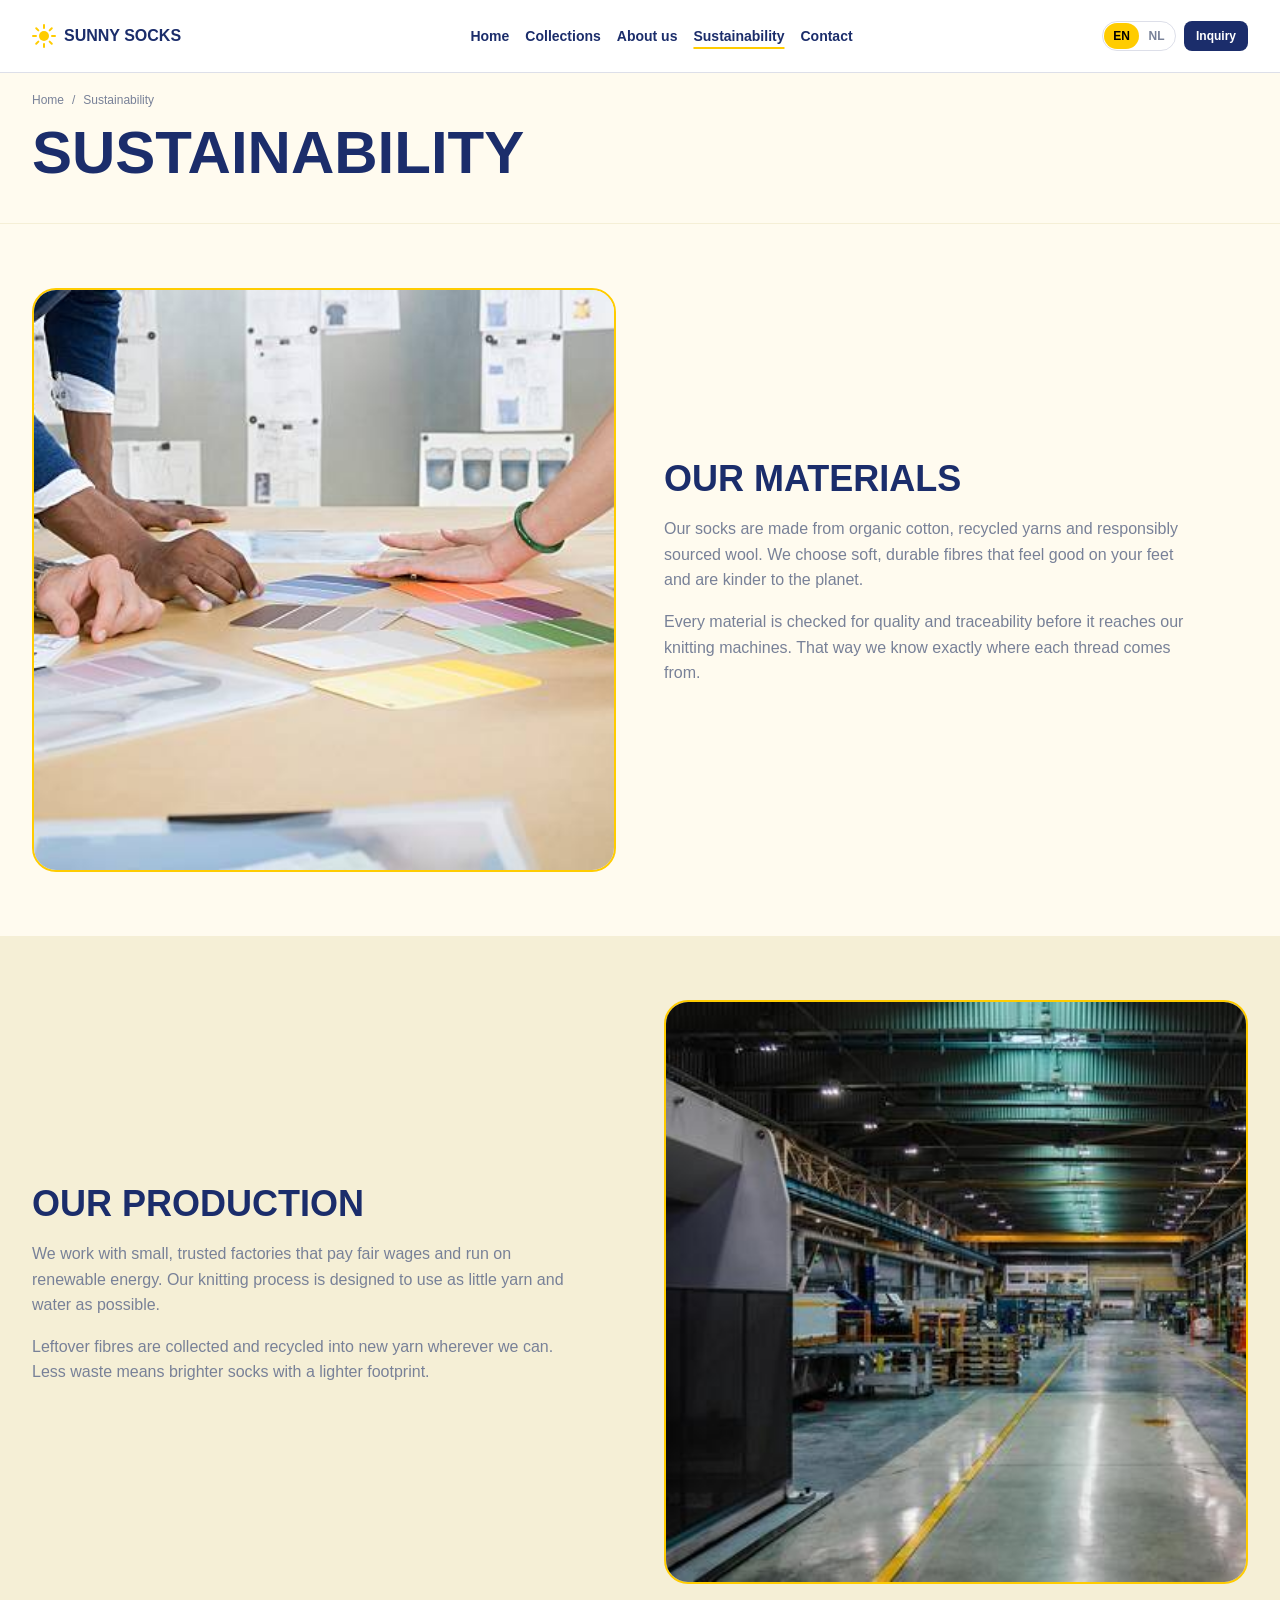
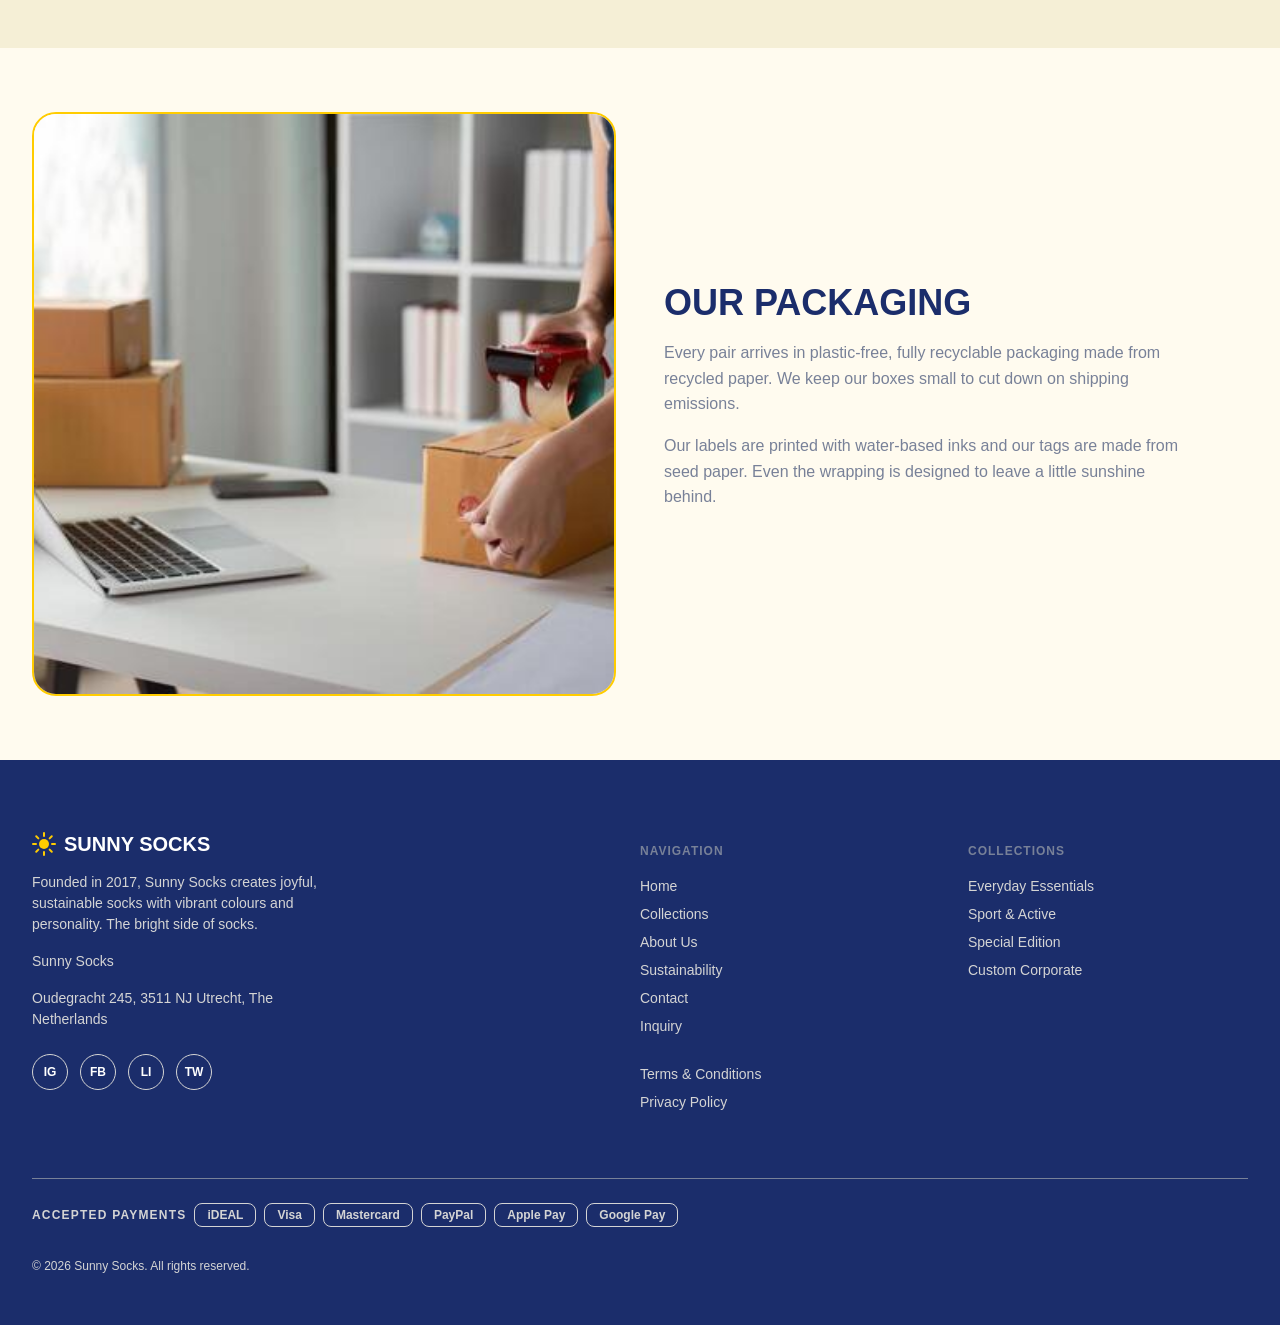
<file: pages/sustainability.html>
<!DOCTYPE html>
<html lang="en">
    
<head>
    <meta charset="UTF-8">
    <meta name="viewport" content="width=device-width, initial-scale=1.0">
    <title>Sustainability | Sunny Socks</title>
    <link rel="stylesheet" href="../style/sustainability.css">
    <link rel="stylesheet" href="../style/style.css">
    <link rel="shortcut icon" href="../images/home/sun-icon.svg" type="image/x-icon">
</head>

<body>

<!-- header section -->
   <nav class="navbar">
        <div class="nav-logo">
            <img src="../images/home/sun-icon.svg" alt="sun icon">
            <span><a href="../index.html">SUNNY SOCKS</a></span>
        </div>
        <ul class="nav-links">
            <li><a href="../index.html">Home</a></li>
            <li><a href="../pages/collections.html">Collections</a></li>
            <li><a href="../pages/about.html">About us</a></li>
            <li><a href="../pages/sustainability.html" class="nav-active">Sustainability</a></li>
            <li><a href="../pages/contact.html">Contact</a></li>
        </ul>
        <div class="nav-buttons">            
            <div class="nav-lang-toggle">
                <button class="nav-lang-en">EN</button>
                <button class="nav-lang-nl">NL</button>
            </div>
            <a href="../pages/inquiry.html" class="nav-inquiry">Inquiry</a>
        </div>
    </nav>

    <main>

        <!-- Banner -->
        <section class="page-banner">
            <div class="page-container">
                <div class="page-breadcrumb">
                    <a href="../index.html" class="page-link">Home</a>
                    <span>/</span>
                    <span>Sustainability</span>
                </div>
                <h1>Sustainability</h1>
            </div>
        </section>

<!-- our materials -->
<section class="page-section">
    <div class="page-container page-grid">
        <div class="page-image">
            <img src="../images/sustainability/our-materials.jpg" alt="Sunny Socks">
        </div>

        <div class="page-text">
            <h2>Our Materials</h2>
            <p>Our socks are made from organic cotton, recycled yarns and responsibly sourced wool. We choose soft, durable fibres that feel good on your feet and are kinder to the planet.</p>
            <p>Every material is checked for quality and traceability before it reaches our knitting machines. That way we know exactly where each thread comes from.</p>
        </div>
    </div>
</section>

<!-- Our production -->
<section class="page-section page-section--alt">
    <div class="page-container page-grid">
        <div class="page-text">
            <h2>Our Production</h2>
             <p>We work with small, trusted factories that pay fair wages and run on renewable energy. Our knitting process is designed to use as little yarn and water as possible.</p>
             <p>Leftover fibres are collected and recycled into new yarn wherever we can. Less waste means brighter socks with a lighter footprint.</p>
        </div>

        <div class="page-image">
            <img src="../images/sustainability/our-production.jpg" alt="Sunny Socks">
        </div>
    </div>
</section>

<!-- Our packaging -->
<section class="page-section">
    <div class="page-container page-grid">
        <div class="page-image">
            <img src="../images/sustainability/our-packaging.jpg" alt="Sunny Socks">
        </div>

        <div class="page-text">
            <h2>Our Packaging</h2>
            <p>Every pair arrives in plastic-free, fully recyclable packaging made from recycled paper. We keep our boxes small to cut down on shipping emissions.</p>
            <p>Our labels are printed with water-based inks and our tags are made from seed paper. Even the wrapping is designed to leave a little sunshine behind.</p>
        </div>
    </div>
</section>

<footer class="footer">
        <div class="footer-container">
            <div class="footer-grid">
                <div class="footer-brand">
                    <div class="nav-logo">
                        <img src="../images/home/sun-icon.svg" alt="sun icon">
                        <span>SUNNY SOCKS</span>
                    </div>
                    <p>Founded in 2017, Sunny Socks creates joyful, sustainable socks with vibrant colours and personality. The bright side of socks.</p>
                    <div class="footer-adress">
                        <p>Sunny Socks</p>
                        <p>Oudegracht 245, 3511 NJ Utrecht, The Netherlands</p>
                    </div>
                    <div class="footer-socials">
                        <a href="#">IG</a>
                        <a href="#">FB</a>
                        <a href="#">LI</a>
                        <a href="#">TW</a>
                    </div>
                </div>
                <div class="footer-column">
                    <h3>NAVIGATION</h3>
                    <a href="../index.html">Home</a>
                    <a href="../pages/collections.html">Collections</a>
                    <a href="../pages/about.html">About Us</a>
                    <a href="../pages/sustainability.html">Sustainability</a>
                    <a href="../pages/contact.html">Contact</a>
                    <a href="../pages/inquiry.html">Inquiry</a>
                    <a href="../pages/terms.html" class="footer-tos">Terms & Conditions</a>
                    <a href="../pages/privacy.html">Privacy Policy</a>
                </div>
                <div class="footer-column">
                    <h3>COLLECTIONS</h3>
                    <a href="../pages/collections.html">Everyday Essentials</a>
                    <a href="../pages/collections.html">Sport & Active</a>
                    <a href="../pages/collections.html">Special Edition</a>
                    <a href="../pages/collections.html">Custom Corporate</a>
                </div>
            </div>
            <div class="footer-payments">
                <h3>ACCEPTED PAYMENTS</h3>
                <span>iDEAL</span>
                <span>Visa</span>
                <span>Mastercard</span>
                <span>PayPal</span>
                <span>Apple Pay</span>
                <span>Google Pay</span>
            </div>
            <div class="footer-copyright">
                <p>&copy; 2026 Sunny Socks. All rights reserved.</p>
            </div>
        </div>
    </footer>

    
    </main>

</body>

</html>
</file>
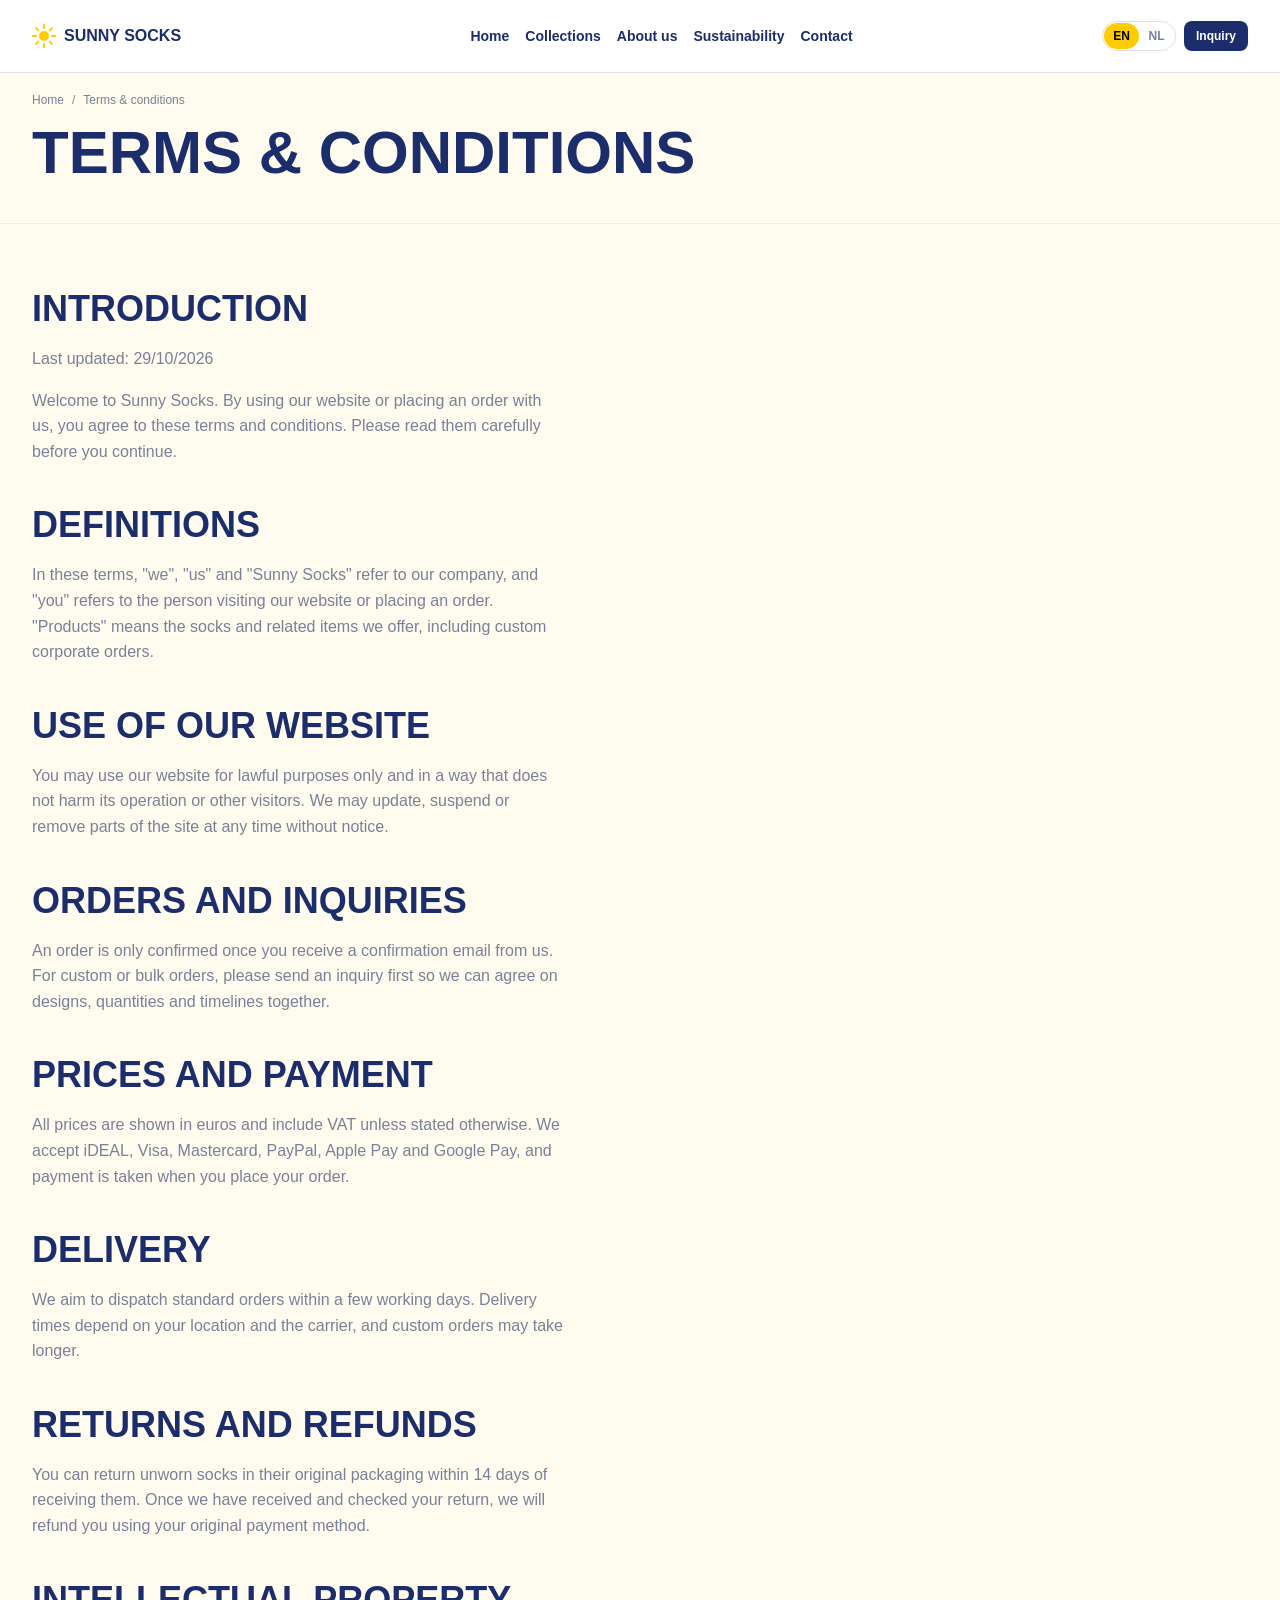
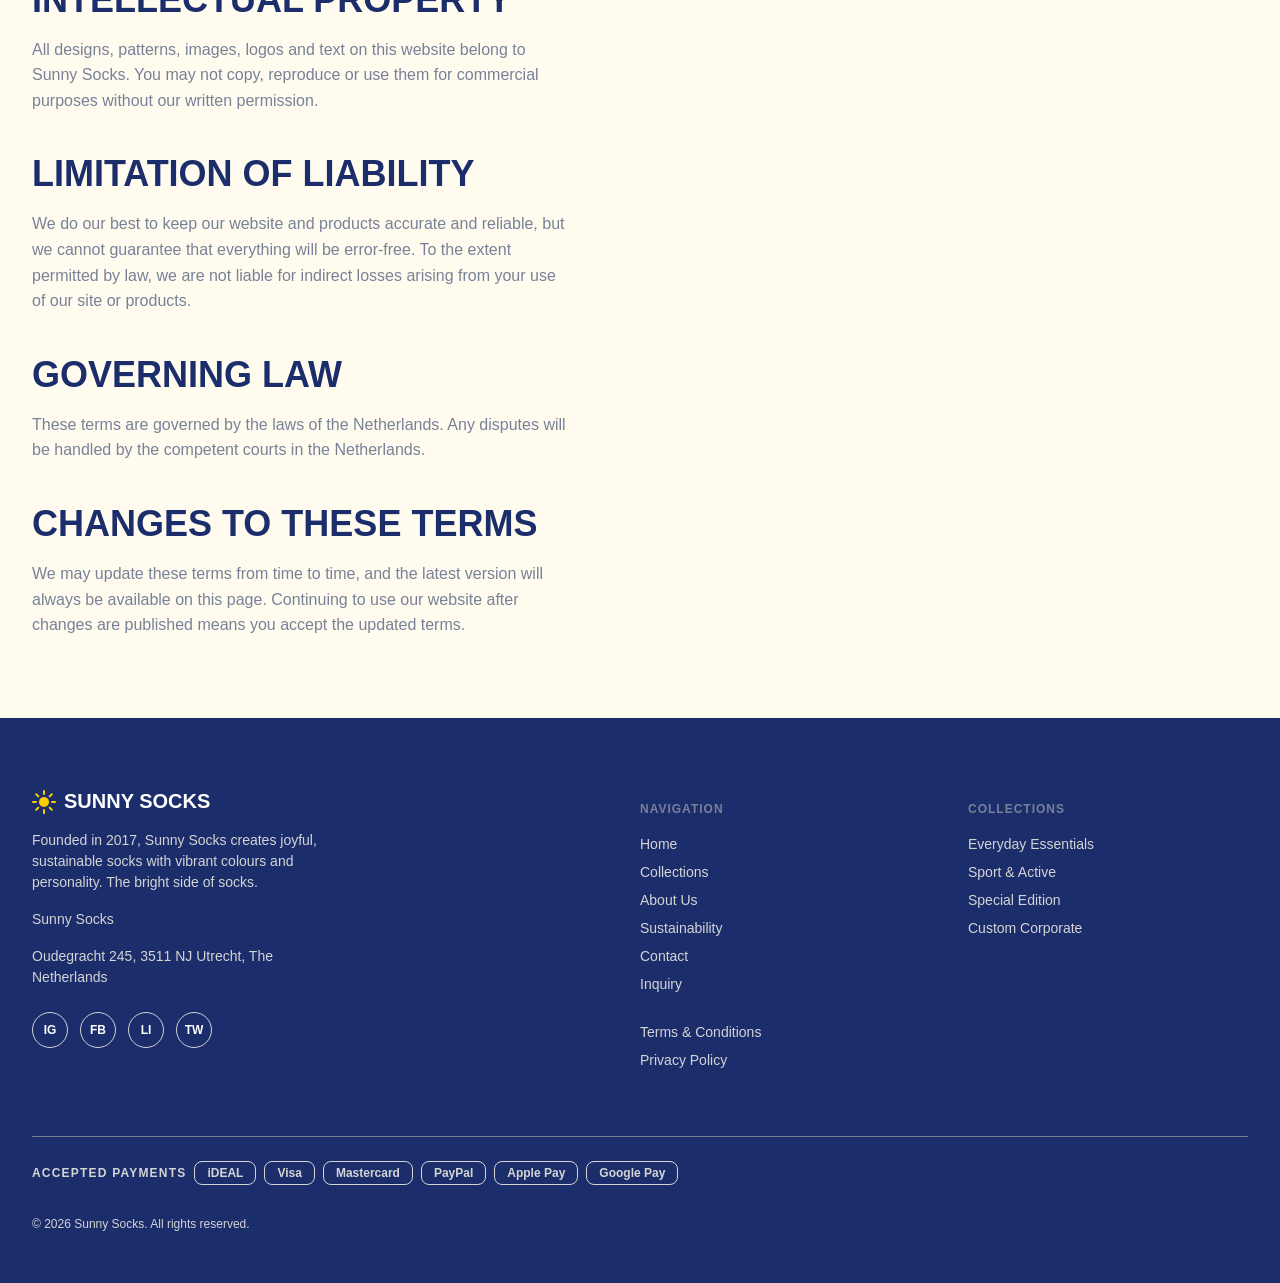
<file: pages/terms.html>
<!DOCTYPE html>
<html lang="en">

<head>
    <meta charset="UTF-8">
    <meta name="viewport" content="width=device-width, initial-scale=1.0">
    <title>Terms &amp; Conditions | Sunny Socks</title>
    <link rel="stylesheet" href="../style/terms.css">
    <link rel="stylesheet" href="../style/style.css">
    <link rel="shortcut icon" href="../images/home/sun-icon.svg" type="image/x-icon">
</head>

<body>

<!-- header section -->
<nav class="navbar">
        <div class="nav-logo">
            <img src="../images/home/sun-icon.svg" alt="sun icon">
            <span><a href="../index.html">SUNNY SOCKS</a></span>
        </div>
        <ul class="nav-links">
            <li><a href="../index.html">Home</a></li>
            <li><a href="../pages/collections.html">Collections</a></li>
            <li><a href="../pages/about.html">About us</a></li>
            <li><a href="../pages/sustainability.html">Sustainability</a></li>
            <li><a href="../pages/contact.html">Contact</a></li>
        </ul>
        <div class="nav-buttons">            
            <div class="nav-lang-toggle">
                <button class="nav-lang-en">EN</button>
                <button class="nav-lang-nl">NL</button>
            </div>
            <a href="../pages/inquiry.html" class="nav-inquiry">Inquiry</a>
        </div>
</nav>


<main>
    <!-- banner section -->
    <section class="page-banner">
        <div class="page-container">
            <div class="page-breadcrumb">
                <a href="../index.html" class="page-link">Home</a>
                <span>/</span>
                <span>Terms &amp; conditions</span>
            </div>
            <h1>Terms &amp; conditions</h1>
        </div>
    </section>

    <!-- terms section, follow format -->
    <section class="page-section">
        <div class="page-container page-grid page-grid--single">
            <div class="page-text">

                <h2>Introduction</h2>

<p>Last updated: 29/10/2026</p>

<p>Welcome to Sunny Socks. By using our website or placing an order with us, you agree to these terms and conditions. Please read them carefully before you continue.</p>

<h2>Definitions</h2>
<p>In these terms, "we", "us" and "Sunny Socks" refer to our company, and "you" refers to the person visiting our website or placing an order. "Products" means the socks and related items we offer, including custom corporate orders.</p>

<h2>Use of our website</h2>
<p>You may use our website for lawful purposes only and in a way that does not harm its operation or other visitors. We may update, suspend or remove parts of the site at any time without notice.</p>

<h2>Orders and inquiries</h2>
<p>An order is only confirmed once you receive a confirmation email from us. For custom or bulk orders, please send an inquiry first so we can agree on designs, quantities and timelines together.</p>

<h2>Prices and payment</h2>
<p>All prices are shown in euros and include VAT unless stated otherwise. We accept iDEAL, Visa, Mastercard, PayPal, Apple Pay and Google Pay, and payment is taken when you place your order.</p>

<h2>Delivery</h2>
<p>We aim to dispatch standard orders within a few working days. Delivery times depend on your location and the carrier, and custom orders may take longer.</p>

<h2>Returns and refunds</h2>
<p>You can return unworn socks in their original packaging within 14 days of receiving them. Once we have received and checked your return, we will refund you using your original payment method.</p>

<h2>Intellectual property</h2>
<p>All designs, patterns, images, logos and text on this website belong to Sunny Socks. You may not copy, reproduce or use them for commercial purposes without our written permission.</p>

<h2>Limitation of liability</h2>
<p>We do our best to keep our website and products accurate and reliable, but we cannot guarantee that everything will be error-free. To the extent permitted by law, we are not liable for indirect losses arising from your use of our site or products.</p>

<h2>Governing law</h2>
<p>These terms are governed by the laws of the Netherlands. Any disputes will be handled by the competent courts in the Netherlands.</p>

<h2>Changes to these terms</h2>
<p>We may update these terms from time to time, and the latest version will always be available on this page. Continuing to use our website after changes are published means you accept the updated terms.</p>

            </div>
        </div>
    </section>


  <footer class="footer">
        <div class="footer-container">
            <div class="footer-grid">
                <div class="footer-brand">
                    <div class="nav-logo">
                        <img src="../images/home/sun-icon.svg" alt="sun icon">
                        <span>SUNNY SOCKS</span>
                    </div>
                    <p>Founded in 2017, Sunny Socks creates joyful, sustainable socks with vibrant colours and personality. The bright side of socks.</p>
                    <div class="footer-adress">
                        <p>Sunny Socks</p>
                        <p>Oudegracht 245, 3511 NJ Utrecht, The Netherlands</p>
                    </div>
                    <div class="footer-socials">
                        <a href="#">IG</a>
                        <a href="#">FB</a>
                        <a href="#">LI</a>
                        <a href="#">TW</a>
                    </div>
                </div>
                <div class="footer-column">
                    <h3>NAVIGATION</h3>
                    <a href="../index.html">Home</a>
                    <a href="../pages/collections.html">Collections</a>
                    <a href="../pages/about.html">About Us</a>
                    <a href="../pages/sustainability.html">Sustainability</a>
                    <a href="../pages/contact.html">Contact</a>
                    <a href="../pages/inquiry.html">Inquiry</a>
                    <a href="../pages/terms.html" class="footer-tos">Terms & Conditions</a>
                    <a href="../pages/privacy.html">Privacy Policy</a>
                </div>
                <div class="footer-column">
                    <h3>COLLECTIONS</h3>
                    <a href="../pages/collections.html">Everyday Essentials</a>
                    <a href="../pages/collections.html">Sport & Active</a>
                    <a href="../pages/collections.html">Special Edition</a>
                    <a href="../pages/collections.html">Custom Corporate</a>
                </div>
            </div>
            <div class="footer-payments">
                <h3>ACCEPTED PAYMENTS</h3>
                <span>iDEAL</span>
                <span>Visa</span>
                <span>Mastercard</span>
                <span>PayPal</span>
                <span>Apple Pay</span>
                <span>Google Pay</span>
            </div>
            <div class="footer-copyright">
                <p>&copy; 2026 Sunny Socks. All rights reserved.</p>
            </div>
        </div>
    </footer>
</main>
</body>
</html>
</file>
<file: style/style.css>
/* SUNNY SOCKS STYLESHEET */

:root {
  /* Fonts */
  --font-display: "Montserrat", sans-serif;
  --font-body:    "Inter", sans-serif;   

  /* Brand colours */
  --navy:         #1B2D6B;   
  --navy-dark:    #0F1F56;
  --navy-border: rgba(27, 45, 107, 0.15); 
  --yellow:       #FFCC00;   
  --yellow-hover: #F0BE00; 
  --teal:         #00B4C0;   
  --pink:         #F06292;   
  --coral:        #FF7A5C;   
  --sunny-blue:   #2AAEDB;  
  --cream:        #FFFBEF;   
  --cream-dark:   #F5EFD6;
  --gray:         #788198;
  --lightgray:    #d4d4d4;
  --white:        #ffffff;
}

body {
  font-family: var(--font-body);
  margin: 0;
  background: var(--cream);
  color: var(--navy);
}

/* Header */

.navbar {
  display: flex;
  justify-content: space-between;
  align-items: center;
  background-color: var(--white);
  border-bottom: 1px solid var(--navy-border);
  height: 40px;
  padding : 16px 32px; 
}

.nav-logo{
  display: flex;
  align-items: center;
  gap: 8px;

  a{
    font-size: 16px;
    text-decoration: none;
    color: var(--navy);
    font-weight: 800;
  }
}

.nav-links {
  list-style: none;
  display: flex;
  gap: 16px;
}

.nav-links li a {
  font-family: var(--font-display);
  font-size: 14px;
  font-weight: 700;
  text-decoration: none;
  color: var(--navy);
}

.nav-links li a.nav-active {
  text-decoration: underline;
  text-decoration-thickness: 2px;
  text-underline-offset: 6px;
  text-decoration-color: var(--yellow);
}

.nav-links li a:hover {
  text-decoration: underline;
  text-decoration-thickness: 2px;
  text-underline-offset: 6px;
  text-decoration-color: var(--yellow);
}

.nav-inquiry {
  background-color: var(--navy);
  color: var(--white);
  font-size: 12px;
  font-weight: 700;
  border-radius: 8px;
  padding: 8px 12px;
  text-decoration: none;
  cursor: pointer;
  border: none;
}

.nav-inquiry:hover {
  background-color: var(--navy-dark);
}

.nav-buttons {
  display: flex;
  flex-direction: row;
  gap: 8px;
}

.nav-lang-toggle {
  display: flex;
  border: 1px solid var(--navy-border);
  overflow: hidden;
  border-radius: 100px;
  padding: 1px;
}

.nav-lang-en {
  font-size: 12px;
  font-weight: 700;
  width: 35px;
  background-color: var(--yellow);
  border-radius: 100px;
  border: none;
}

.nav-lang-nl {
  font-size: 12px;
  width: 35px;
  font-weight: 700;
  border-radius: 100px;
  color: var(--gray);
  background-color: var(--white);
  border: none;
}

/* Footer */

.footer {
  padding: 72px 0 40px;
  background: var(--navy);
  color: var(--lightgray); 
  font-size: 14px;
}

.footer-container {
  max-width: 1280px;
  margin: 0 auto;
  padding: 0 32px;
}


.footer-grid {
  display: grid;
  grid-template-columns: 2fr 1fr 1fr;
  gap: 48px;
  padding-bottom: 56px;
}

.footer-brand .nav-logo {
  font-family: var(--font-display);
  font-size: 20px;
  font-weight: 900;
  color: var(--white);         
}

.footer-brand p {
  max-width: 320px;
  margin: 16px 0 0;
  font-style: normal;             
  line-height: 1.5;
}

.footer-address {
  max-width: 320px;
  margin: 16px 0 0;
  font-style: normal;             
  line-height: 1.5;
}

.footer-socials {
  display: flex;
  gap: 12px;
  margin-top: 24px;
}

.footer-socials a {
  display: flex;
  align-items: center;
  justify-content: center;
  width: 34px;
  height: 34px;
  border: 1px solid var(--lightgray);
  border-radius: 50%;
  font-family: var(--font-display);
  font-size: 12px;
  font-weight: 700;
  color: var(--white);
  text-decoration: none;

  &:hover{
    background-color: var(--yellow-hover);
    color: var(--navy);
  }
}

.footer-column h3 {
  font-family: var(--font-display);
  font-size: 12px;
  font-weight: 700;
  letter-spacing: 1px;             
  color: var(--gray);
  margin-bottom: 20px;
}

.footer-column a {
  font-family: var(--font-display);
  display: block;
  margin-bottom: 12px;
  color: var(--lightgray);
  text-decoration: none;

  &:hover{
    color: var(--yellow-hover);
  }
}

.footer-tos {
  margin-top: 32px;
}

.footer-payments {
  display: flex;
  align-items: center;
  gap: 8px;
  padding: 24px 0 20px;
  border-top: 1px solid var(--gray);
}

.footer-payments h3 {
  font-family: var(--font-display);
  font-size: 12px;
  font-weight: 700;
  letter-spacing: 0.1em;
  color: var(--lightgray);
  margin: 0;
}

.footer-payments span {
  padding: 4px 12px;
  border: 1px solid var(--lightgray);
  border-radius: 8px;
  font-family: var(--font-display);
  font-size: 12px;
  font-weight: 600;

  &:hover {
    background-color: var(--yellow-hover);
    color: var(--navy);
    cursor: pointer;
  }
}

.footer-copyright {
  display: flex;
  justify-content: space-between;
  color: var(--lightgray);
  font-size: 12px;
}
</file>
<file: style/home.css>
:root {
  /* Fonts */
  --font-display: "Montserrat", sans-serif;
  --font-body:    "Inter", sans-serif;   

  /* Brand colours */
  --navy:         #1B2D6B;   
  --navy-dark:    #0F1F56;
  --navy-border: rgba(27, 45, 107, 0.15); 
  --yellow:       #FFCC00;   
  --yellow-hover: #F0BE00; 
  --teal:         #00B4C0;   
  --pink:         #F06292;   
  --coral:        #FF7A5C;   
  --sunny-blue:   #2AAEDB;  
  --cream:        #FFFBEF;   
  --cream-dark:   #F5EFD6;
  --gray:         #788198;
  --lightgray:    #d4d4d4;
  --white:        #ffffff;
}

body {
  font-family: var(--font-body);
  margin: 0;
  background: var(--cream);
  color: var(--navy);
}

/* Home Hero Section */

.home-hero-section{
  display: flex;
  flex-direction: row;
  justify-content: space-between;
}

.hero-left {
  padding-left: 50px;
  padding-top: 40px;
  flex: 1;
}

.hero-right {
  padding-right: 32px;
  padding-top: 40px;
  flex: 1.5;
}


.home-hero-text {
  font-weight: 600;
  font-size: 16px;
  color: var(--teal);
  margin-bottom: -55px;
  
}

.home-hero-heading {
  font-size: 90px;
  font-weight: 1500px;
  line-height: 1;
  margin-bottom: 16px;
  letter-spacing: -3px;
}

#hero-heading-word{
  color: var(--yellow);
}

.home-hero-subtitle{
  font-family: var(--font-body);
  color: var(--gray);
  font-weight: 400;
  font-size: 22px;
  letter-spacing: -0.5px;
}

.home-hero-buttons {
  display: flex;
  flex-direction: row;
  gap: 16px; 
}

.home-hero-btn-1{
  font-weight: 700;
  font-size: 18px;
  background-color: var(--navy);
  color: var(--white);
  text-decoration: none;
  padding: 18px 36px;
  border-radius: 12px;

  &:hover {
    background-color: var(--navy-dark);
  }
}

.home-hero-btn-2{
  background: transparent;
  border: 2px solid var(--navy);
  font-weight: 700;
  font-size: 18px;
  color: var(--navy);
  text-decoration: none;
  padding: 18px 36px;
  border-radius: 12px;

  &:hover {
    background: var(--navy);
    color: var(--white);   
  }
}

.hero-right img{
  border-radius: 16px;
  max-height: 505px;
  width: 100%;
  object-fit: cover;
}

.home-hero-stat {
  position: absolute;
  padding: 16px 20px;
  border-radius: 16px;
  font-family: var(--font-display);
}

.home-hero-stat-number {
  display: block;
  font-size: 30px;
  font-weight: 900;
}

.home-hero-stat-label {
  font-size: 14px;
  font-weight: 500;
}

.home-hero-stat-navy {
  top: 0;
  right: 0;
  background: var(--navy);
  color: var(--white);
}

.home-hero-stat-yellow {
  bottom: 20px;
  left: -20px;
  background: var(--yellow);
  color: var(--navy);
}

/* HOME COLLECTION SECTION */

.home-collection{
  margin-top: 15px;
  padding: 40px 32px 0 50px;
}

.home-collection-label{
  color: var(--teal);
  margin-bottom: -45px;
  font-family: var(--font-display);
  font-size: 16px;
  font-weight: 700;
}

.home-collection-header-div {
    display: flex;
    flex: row;
    justify-content: space-between;
    align-items: flex-end;
}

.home-collection-title{
    font-family: var(--font-display);
    font-size: 48px;
    font-weight: 900;
    margin-bottom: 0;
}

.home-collection-button{
    font-size: 16px;
    font-weight: 700;
    color: var(--navy);
    text-decoration: underline;
    text-decoration-color: var(--yellow);
    text-decoration-thickness: 2px;

    &:hover {
      color: var(--teal);
    }
}

.home-collection-cards {
    display: flex;
    flex-direction: row;
    margin-top: 20px;
    gap: 10px;
}

.home-collection-card {
    display: flex;
    flex-direction: column;
    justify-content: end;
    flex: 1;
    border-radius: 16px;
    height: 380px;
    padding: 10px;
    text-decoration: none;
    transition: transform 0.3s;
    overflow: hidden;

    h3{
      margin-bottom: -3px;
      color: var(--white);
    }

    p{
      text-decoration: none;
      color: var(--lightgray);
    }

    &:hover{
      transform: scale(1.03);
    }

    &:hover p {
      color: var(--yellow);
    }


}

#home-collection-card-1 {
    background: linear-gradient(to bottom, transparent 30%, rgba(0,0,0,0.7) 100%), url(../images/home/classic-everyday.jpg);
    background-size: cover;
    background-position: center;
}

#home-collection-card-2 {
    background: linear-gradient(to bottom, transparent 30%, rgba(0,0,0,0.7) 100%), url(../images/home/nordic-knit.jpg);
    background-size: cover;
    background-position: center;
}

#home-collection-card-3 {
    background: linear-gradient(to bottom, transparent 30%, rgba(0,0,0,0.7) 100%), url(../images/home/tropical-vibes.jpg);
    background-size: cover;
    background-position: center;
}

#home-collection-card-4 {
    background: linear-gradient(to bottom, transparent 30%, rgba(0,0,0,0.7) 100%), url(../images/home/custom.jpeg);
    background-size: cover;
    background-position: center;
}

/* Home Product section */

.home-product{
  padding: 40px 32px 0 50px;
  background-color: var(--cream-dark);
  margin-top: 30px;
}

.home-product-label{
  color: var(--teal);
  font-family: var(--font-display);
  font-size: 16px;
  font-weight: 700;
  margin-bottom: -45px;
}

.home-product-header-div {
    display: flex;
    flex: row;
    justify-content: space-between;
    align-items: flex-end;
}

.home-product-title{
    font-family: var(--font-display);
    font-size: 48px;
    font-weight: 900;
    margin-bottom: 0;
}

.home-product-button{
    font-size: 16px;
    font-weight: 700;
    color: var(--navy);
    text-decoration: underline;
    text-decoration-color: var(--yellow);
    text-decoration-thickness: 2px;

    &:hover {
      color: var(--teal);
    }
}

.home-product-cards {
  display: flex;
  gap: 10px;
  margin-top: 20px;
  padding-bottom: 30px;
}

.home-product-card {
  display: flex;
  flex-direction: column;
  flex: 1;
  padding: 10px 10px 20px;
  border: 2px solid var(--yellow);
  border-radius: 25px;
  background: var(--white);
  transition: 0.3s;
}

.home-product-card:hover {
  transform: translateY(-5px);
  box-shadow: 5px 5px 5px var(--gray);
}

.home-product-image {
  aspect-ratio: 1 / 1;
  overflow: hidden;
  background: var(--cream-dark);
  border-radius: 16px;

  img{
    width: 100%;
    height: 100%;
    object-fit: cover;
    transition: 0.3s;
  }
}

.home-product-image img:hover {
  transform: scale(1.1);
}

.home-product-body {
  flex: 1;
  padding: 0 10px;

  h3{
    font-family: var(--font-display);
    font-size: 18px;
    font-weight: 700;
    margin-bottom: 8px;
  }

  p{
    font-size: 14px;
    color: var(--gray);
  }
}

.home-product-tags {
  display: flex;
  flex-direction: row;
  color: var(--gray);
  list-style: none;
  gap: 4px;
  padding: 0;

  li {
    padding: 4px 12px;
    background: var(--cream);
    border-radius: 9999px;
    font-family: var(--font-display);
    font-size: 12px;
    font-weight: 600;
  }
}

.home-product-action {
  display: flex;
  gap: 8px;
  margin-top: 20px;
  padding: 0 8px;
}

.home-product-btn-add {
  display: inline-flex;
  align-items: center;
  justify-content: center;
  flex: 1;
  padding: 12px 24px;
  border-radius: 12px;
  font-family: var(--font-display);
  font-size: 14px;
  font-weight: 700;
  background: var(--yellow);
  color: var(--navy);
  text-decoration: none;
  transition: 0.1s;

  &:hover {
    background: var(--yellow-hover);
  }
}

.home-product-btn-view {
  display: inline-flex;
  align-items: center;
  justify-content: center;
  flex: 1;
  padding: 12px 24px;
  border: 2px solid var(--gray);
  border-radius: 12px;
  font-family: var(--font-display);
  font-size: 14px;
  font-weight: 700;
  color: var(--navy);
  text-decoration: none;
  transition: 0.1s;

  &:hover {
    border: 2px solid var(--navy);
  }
}

/* Home About us Section */

.home-about {
  padding: 40px 32px 0 50px;
  text-align: center;
  background-color: var(--navy);
}

.home-about-label {
  font-family: var(--font-display);
  font-size: 16px;
  font-weight: 700;
  letter-spacing: 2px;
  color: var(--yellow-hover);
  margin-bottom: -40px;
}

.home-about-title {
  font-family: var(--font-display);
  font-size: 48px;
  font-weight: 900;
  color: var(--white);
}

.home-about-cards {
  display: flex;
  flex-direction: row;
  gap: 10px;
  padding-bottom: 50px;
}

.home-about-icon{
  font-size: 30px;
}

.home-about-card {
  display: flex;
  flex-direction: column;
  flex: 1;
  padding: 5px;

  h3 {
    font-size: 20px;
    font-weight: 700;
    color: var(--yellow); 
    margin-bottom: 12px;
  }

  p{
    text-align: center;
    font-family: var(--font-display);
    font-size: 14px;
    font-weight: 400;
    color: var(--lightgray);
    line-height: 1.6;
  }
  
  a{
    color: var(--yellow);
    text-decoration: underline;
    text-decoration-color: var(--yellow-hover);
    text-decoration-thickness: 0px;
    text-underline-offset: 6px;

    &:hover {
      color: var(--white);
    }
  }
}

/* Home About us Section */

.home-sustainability {
  padding: 20px 32px 0 50px;
  background-color: var(--teal);
}

.home-sustainability-title {
    font-family: var(--font-display);
    font-size: 48px;
    font-weight: 900;
    color: var(--white);
    margin-bottom: 8px;
}

.home-sustainability-content{
  display: flex;
  flex-direction: row;
  justify-content: space-between;
  padding-bottom: 20px;
  margin-top: -10px;

  p {
    font-size: 14px;
    color : var(--white);
    max-width: 600px;
  }

  button {
    font-family: var(--font-display);
    font-weight: 700;
    font-size: 14px;
    border: none;
    padding: 5px 24px;
    border-radius: 12px;
    background: var(--yellow); 
    color : var(--navy);
    text-decoration: none;

    &:hover {
      background-color: var(--yellow-hover);
      cursor: pointer;
    }
  }
}

/* NewsLetter Section */

.home-newsletter {
  background: var(--cream);
  padding: 20px 32px 0 50px;
  text-align: center;
}

.home-newsletter-title {
  font-family: var(--font-display);
  font-size: 48px;
  font-weight: 900;
  color: var(--navy);
  margin-bottom: 12px;
}

.home-newsletter-subtitle {
  font-family: var(--font-body);
  font-size: 14px;
  color: var(--gray);
  max-width: 500px;
  margin: 0 auto 5px;
}

.home-newsletter-form {
  display: flex;
  flex-direction: row;
  justify-content: center;
  gap: 12px;
  padding-bottom: 40px;
}

.home-newsletter-form input {
  font-family: var(--font-body);
  font-size: 14px;
  padding: 14px 20px;
  border: 2px solid var(--navy-border);
  border-radius: 8px;
  width: 350px;
  outline: none;

  &:focus {
    border-color: var(--sunny-blue);
  }
}

.home-newsletter-form button {
  font-family: var(--font-display);
  font-size: 14px;
  font-weight: 700;
  padding: 14px 28px;
  background: var(--navy);
  color: var(--white);
  border: none;
  border-radius: 12px;
  cursor: pointer;
  transition: 0.2s;

  &:hover{
    background: var(--navy-dark);
  }
}
</file>
<file: style/about.css>
:root {
  /* Fonts */
  --font-display: "Montserrat", sans-serif;
  --font-body:    "Inter", sans-serif;   

  /* Brand colours */
  --navy:         #1B2D6B;   
  --navy-dark:    #0F1F56;
  --navy-border: rgba(27, 45, 107, 0.15); 
  --yellow:       #FFCC00;   
  --yellow-hover: #F0BE00; 
  --teal:         #00B4C0;   
  --pink:         #F06292;   
  --coral:        #FF7A5C;   
  --sunny-blue:   #2AAEDB;  
  --cream:        #FFFBEF;   
  --cream-dark:   #F5EFD6;
  --gray:         #788198;
  --white:        #ffffff;
}

body {
  font-family: var(--font-body);
  margin: 0;
  background: var(--cream);
  color: var(--navy);
}


.page-container {
    max-width: 1280px;
    margin: 0 auto;
    padding: 0 32px;
}

/* banner */
.page-banner {
    padding-bottom: 40px;
    border-bottom: 1px solid var(--cream-dark);
}

.page-breadcrumb {
    display: flex;
    gap: 8px;
    padding: 20px 0 16px;
    font-size: 12px;
    color: var(--gray);
}

.page-link {
    color: inherit;
    text-decoration: none;
}

.page-banner h1 {
    margin: 0;
    font-family: var(--font-display);
    font-size: 60px;
    font-weight: 900;
    line-height: 1;
    text-transform: uppercase;
}

/* content section */
.page-section {
    padding: 64px 0;
}

.page-section--alt {
    background-color: var(--cream-dark);
}

.page-grid {
    display: grid;
    grid-template-columns: repeat(2, 1fr);
    gap: 48px;
    align-items: center;
}

/* text-only pages: one column */
.page-grid--single {
    grid-template-columns: 1fr;
}

.page-image {
    aspect-ratio: 1;
    overflow: hidden;
    border: 2px solid var(--yellow);
    border-radius: 24px;
    background: var(--cream-dark);
}

.page-image img {
    width: 100%;
    height: 100%;
    object-fit: cover;
}

.page-text h2 {
    margin: 0 0 16px;
    font-family: var(--font-display);
    font-size: 36px;
    font-weight: 900;
    text-transform: uppercase;
}

/* space between headings */
.page-text h2:not(:first-child) {
    margin-top: 40px;
}

.page-text p {
    max-width: 60ch;
    font-size: 16px;
    line-height: 1.6;
    color: var(--gray);
}
</file>
<file: style/collections-bold.css>
:root {
  /* Fonts */
  --font-display: "Montserrat", sans-serif;
  --font-body:    "Inter", sans-serif;   

  /* Brand colours */
  --navy:         #1B2D6B;   
  --navy-dark:    #0F1F56;
  --navy-border: rgba(27, 45, 107, 0.15); 
  --yellow:       #FFCC00;   
  --yellow-hover: #F0BE00; 
  --teal:         #00B4C0;   
  --pink:         #F06292;   
  --coral:        #FF7A5C;   
  --sunny-blue:   #2AAEDB;  
  --cream:        #FFFBEF;   
  --cream-dark:   #F5EFD6;
  --gray:         #788198;
  --white:        #ffffff;
}

body {
  font-family: var(--font-body);
  margin: 0;
  background: var(--cream);
  color: var(--navy);
}

/* BOLD GEO PAGE */

.bold-geo-page {
    background-color: var(--cream);
    color: var(--navy);
    font-family: var(--font-body);
}

.bold-geo-page .product-page {
    max-width: 1200px;
    margin: 0 auto;
    padding: 40px 24px;
    display: grid;
    grid-template-columns: 1fr 1fr;
    gap: 36px;
}

.bold-geo-page .product-image img {
    width: 100%;
    height: 455px;
    object-fit: cover;
    border-radius: 14px;
}

.bold-geo-page .product-info {
    padding: 8px 0;
}

.bold-geo-page .product-tags {
    display: flex;
    flex-wrap: wrap;
    gap: 8px;
    margin-bottom: 16px;
}

.bold-geo-page .product-tags span {
    background-color: var(--yellow);
    color: var(--navy);
    padding: 6px 12px;
    border-radius: 20px;
    font-size: 12px;
    font-weight: bold;
}

.bold-geo-page h1 {
    font-family: var(--font-display);
    font-size: 40px;
    margin: 0 0 16px;
}

.bold-geo-page .description {
    color: var(--gray);
    line-height: 1.7;
    margin-bottom: 26px;
}

.bold-geo-page .sizes {
    display: flex;
    flex-wrap: wrap;
    gap: 10px;
    margin-bottom: 24px;
}

.bold-geo-page .sizes button {
    padding: 10px 16px;
    border: 2px solid var(--cream-dark);
    border-radius: 8px;
    background-color: var(--cream);
    color: var(--navy);
    font-weight: bold;
    cursor: pointer;
}

.bold-geo-page .sizes button:hover {
    border-color: var(--navy);
    background-color: var(--cream-dark);
}

.bold-geo-page .material {
    background-color: var(--cream-dark);
    padding: 20px;
    border-radius: 12px;
    margin: 24px 0;
}

.bold-geo-page .material h2 {
    font-size: 16px;
    margin: 0 0 8px;
}

.bold-geo-page .material p {
    color: var(--gray);
    font-size: 14px;
    line-height: 1.6;
    margin: 0;
}

.bold-geo-page .primary-button {
    display: block;
    padding: 15px 20px;
    margin-top: 24px;
    background-color: var(--navy);
    color: var(--white);
    text-align: center;
    text-decoration: none;
    font-weight: bold;
    border-radius: 8px;
}

.bold-geo-page .primary-button:hover {
    background-color: var(--navy-dark);
}

.bold-geo-page .note {
    color: var(--gray);
    text-align: center;
    font-size: 12px;
    line-height: 1.5;
    margin-top: 14px;
}

@media (max-width: 700px) {
    .bold-geo-page .product-page {
        grid-template-columns: 1fr;
        padding: 24px 16px;
        gap: 24px;
    }

    .bold-geo-page .product-image img {
        height: auto;
    }
}
</file>
<file: style/collections-classic.css>
/* Classic Everyday */

.everyday-container {
    max-width: 1280px;
    margin: 0 auto;
    padding: 0 32px;
}

.everyday-grid {
    display: grid;
    grid-template-columns: repeat(2, 1fr);
    gap: 48px;
}


.everyday-banner {
    border-bottom: 1px solid var(--cream-dark);
}

.everyday-trail {
    display: flex;
    gap: 8px;
    padding: 20px 0;
    font-size: 14px;
    color: var(--gray);
}

.everyday-link {
    color: inherit;
    text-decoration: none;
}


.everyday-image {
    max-width: 580px;
    margin-top: 40px;
}

.everyday-image img {
    width: 100%;
    height: 100%;
    object-fit: cover;
}

.everyday-image-main {
    aspect-ratio: 1;
    overflow: hidden;
    border-radius: 24px;
}

.everyday-image-preview-container {
    display: flex;
    gap: 10px;
    margin-top: 15px;
}

.everyday-image-preview {
    max-width: 80px;
    aspect-ratio: 1;
    overflow: hidden;
    border-radius: 16px;
    border: 2px solid transparent;
}

.everyday-image-preview.active {
    border: 2px solid var(--navy-dark);
}

.everyday-image-preview:hover {
    border: 2px dotted var(--navy-dark);
}


.everyday-info h1 {
    font-family: var(--font-display);
    font-size: 36px;
    font-weight: 900;
    text-transform: uppercase;
}

.everyday-desc {
    color: var(--gray);
}

.everyday-tags {
    display: flex;
    gap: 4px;
    margin-top: 40px;
    padding: 0;
    list-style: none;
    color: var(--navy);
}

.everyday-tags li {
    padding: 4px 12px;
    background: var(--yellow);
    border-radius: 9999px;
    font-family: var(--font-display);
    font-size: 12px;
    font-weight: 600;
}

.everyday-size {
    color: var(--gray);
    font-size: 12px;
    text-transform: uppercase;
    letter-spacing: 1px;
    font-weight: 700;
}

.everyday-size-btns {
    margin-top: 10px;
}

.everyday-size-btn {
    padding: 10px 20px;
    border: 2px solid var(--lightgray);
    border-radius: 8px;
    background: var(--cream);
    font-family: var(--font-display);
    font-size: 14px;
    font-weight: 700;
    color: var(--navy);
    transition: 0.1s;
}

.everyday-size-btn:hover {
    border: 2px solid var(--navy);
}

.everyday-material {
    margin: 30px 0;
    padding: 15px;
    background-color: var(--cream-dark);
    border-radius: 12px;
}

.everyday-material span {
    color: var(--gray);
    font-size: 12px;
    text-transform: uppercase;
    letter-spacing: 1px;
    font-weight: 700;
}

.everyday-material p {
    margin-bottom: 10px;
    font-size: 14px;
    letter-spacing: 1px;
    color: var(--gray);
}


.everyday-inquiry-btns {
    display: flex;
    gap: 12px;
}

.everyday-inquiry-btn,
.everyday-inquiry-btn-outline {
    flex: 1;
    padding: 20px 24px;
    border-radius: 12px;
    font-family: var(--font-display);
    font-size: 14px;
    font-weight: 700;
    transition: 0.1s;
    text-decoration: none;
    text-align: center;
}

.everyday-inquiry-btn {
    border: 1px solid var(--white);
    background: var(--navy);
    color: var(--white);
}

.everyday-inquiry-btn:hover {
    background: var(--navy-dark);
}

.everyday-inquiry-btn-outline {
    border: 2px solid var(--navy);
    background-color: var(--cream);
    color: var(--navy);
    display: flex;
    justify-content: center;
}

.everyday-inquiry-btn-outline:hover {
    background-color: var(--navy-dark);
    color: var(--white);
}

.everyday-disclaimer {
    font-size: 12px;
    text-align: center;
    color: var(--gray);
}


.everyday-custom-order {
    background-color: var(--teal);
}

.everyday-custom-order .everyday-container {
    display: flex;
    align-items: center;
    justify-content: space-between;
    padding: 20px;
    margin-top: 40px;
}

.everyday-custom-order h3 {
    font-family: var(--font-display);
    font-size: 24px;
    font-weight: 900;
    text-transform: uppercase;
    color: var(--white);
    margin-bottom: -10px;
}

.everyday-custom-order p {
    color: var(--white);
    font-size: 14px;
}

.everyday-custom-inquiry-btn {
    padding: 15px 30px;
    border-radius: 8px;
    font-family: var(--font-display);
    font-size: 16px;
    font-weight: 700;
    transition: 0.1s;
    border: 1px solid transparent;
    background: var(--yellow);
    color: var(--navy);
}

.everyday-custom-inquiry-btn:hover {
    background-color: var(--yellow-hover);
}

.everyday-ymal {
    background-color: var(--cream-dark);
    padding: 48px 0 64px;
}

.everyday-ymal-title {
    margin: 0 0 32px;
    font-family: var(--font-display);
    font-size: 24px;
    font-weight: 900;
    text-transform: uppercase;
}

.everyday-product-grid {
    display: grid;
    grid-template-columns: repeat(3, 1fr);
    gap: 25px;
}

.everyday-product-card {
    display: flex;
    flex-direction: column;
    padding: 10px 10px 20px;
    border: 2px solid var(--yellow);
    border-radius: 25px;
    background: var(--white);
    transition: .3s;
}

.everyday-product-card:hover {
    transform: translateY(-5px);
    box-shadow: 5px 5px 5px var(--gray);
}

.everyday-product-image {
    aspect-ratio: 1 / 1;
    overflow: hidden;
    background: var(--cream-dark);
    border-radius: 16px;
}

.everyday-product-image img {
    width: 100%;
    height: 100%;
    object-fit: cover;
    transition: .3s;
}

.everyday-product-image img:hover {
    transform: scale(1.1);
}

.everyday-product-body {
    flex: 1;
    padding: 0 10px;
    border-radius: 16px;
}

.everyday-card-tags {
    color: var(--gray);
    list-style: none;
    display: flex;
    gap: 4px;
    justify-content: flex-start;
    padding: 0;
}

.everyday-card-tags li {
    padding: 4px 12px;
    background: var(--cream);
    border-radius: 9999px;
    font-family: var(--font-display);
    font-size: 12px;
    font-weight: 600;
}

.everyday-product-body h2 {
    margin-bottom: 8px;
    font-family: var(--font-display);
    font-size: 18px;
    font-weight: 700;
}

.everyday-product-body p {
    font-size: 14px;
    color: var(--gray);
}

.everyday-product-action {
    display: grid;
    grid-template-columns: 1fr 1fr;
    gap: 8px;
    margin-top: 20px;
    padding: 0 8px;
}

.everyday-btn-outline {
    display: inline-flex;
    align-items: center;
    justify-content: center;
    padding: 12px 24px;
    border: 2px solid var(--lightgray);
    border-radius: 12px;
    font-family: var(--font-display);
    font-size: 14px;
    font-weight: 700;
    color: var(--navy);
    transition: .1s;
}

.everyday-btn-yellow {
    display: inline-flex;
    align-items: center;
    justify-content: center;
    padding: 12px 24px;
    border: 1px solid transparent;
    border-radius: 12px;
    font-family: var(--font-display);
    font-size: 14px;
    font-weight: 700;
    background: var(--yellow);
    color: var(--navy);
    transition: .1s;
    text-decoration: none;
}

.everyday-btn-outline:hover {
    border: 2px solid var(--navy);
}

.everyday-btn-yellow:hover {
    background: var(--yellow-hover);
}

.everyday-trail .everyday-link:hover {
    color: var(--navy);
}

.everyday-trail-active {
    color: var(--navy);
}

@media (max-width: 900px) {
    .everyday-grid {
        grid-template-columns: 1fr;
        gap: 25px;
    }

    .everyday-image {
        max-width: 100%;
        margin-top: 20px;
    }

    .everyday-tags {
        margin-top: 0;
    }

    .everyday-product-grid {
        grid-template-columns: repeat(2, 1fr);
    }
}

@media (max-width: 600px) {
    .everyday-container {
        padding: 0 15px;
    }

    .everyday-info h1 {
        font-size: 28px;
    }

    .everyday-inquiry-btns {
        flex-direction: column;
    }

    .everyday-custom-order .everyday-container {
        flex-direction: column;
        align-items: flex-start;
        gap: 20px;
    }

    .everyday-product-grid {
        grid-template-columns: 1fr;
    }
}
</file>
<file: style/collections-nordic.css>
/* Nordic Knit */

.nordic-container {
    max-width: 1280px;
    margin: 0 auto;
    padding: 0 32px;
}

.nordic-grid {
    display: grid;
    grid-template-columns: repeat(2, 1fr);
    gap: 48px;
}


.nordic-banner {
    border-bottom: 1px solid var(--cream-dark);
}

.nordic-trail {
    display: flex;
    gap: 8px;
    padding: 20px 0;
    font-size: 14px;
    color: var(--gray);
}

.nordic-link {
    color: inherit;
    text-decoration: none;
}


.nordic-image {
    max-width: 580px;
    margin-top: 40px;
}

.nordic-image img {
    width: 100%;
    height: 100%;
    object-fit: cover;
}

.nordic-image-main {
    aspect-ratio: 1;
    overflow: hidden;
    border-radius: 24px;
}

.nordic-image-preview-container {
    display: flex;
    gap: 10px;
    margin-top: 15px;
}

.nordic-image-preview {
    max-width: 80px;
    aspect-ratio: 1;
    overflow: hidden;
    border-radius: 16px;
    border: 2px solid transparent;
}

.nordic-image-preview.active {
    border: 2px solid var(--navy-dark);
}

.nordic-image-preview:hover {
    border: 2px dotted var(--navy-dark);
}


.nordic-info h1 {
    font-family: var(--font-display);
    font-size: 36px;
    font-weight: 900;
    text-transform: uppercase;
}

.nordic-desc {
    color: var(--gray);
}

.nordic-tags {
    display: flex;
    gap: 4px;
    margin-top: 40px;
    padding: 0;
    list-style: none;
    color: var(--navy);
}

.nordic-tags li {
    padding: 4px 12px;
    background: var(--yellow);
    border-radius: 9999px;
    font-family: var(--font-display);
    font-size: 12px;
    font-weight: 600;
}

.nordic-size {
    color: var(--gray);
    font-size: 12px;
    text-transform: uppercase;
    letter-spacing: 1px;
    font-weight: 700;
}

.nordic-size-btns {
    margin-top: 10px;
}

.nordic-size-btn {
    padding: 10px 20px;
    border: 2px solid var(--lightgray);
    border-radius: 8px;
    background: var(--cream);
    font-family: var(--font-display);
    font-size: 14px;
    font-weight: 700;
    color: var(--navy);
    transition: 0.1s;
}

.nordic-size-btn:hover {
    border: 2px solid var(--navy);
}

.nordic-material {
    margin: 30px 0;
    padding: 15px;
    background-color: var(--cream-dark);
    border-radius: 12px;
}

.nordic-material span {
    color: var(--gray);
    font-size: 12px;
    text-transform: uppercase;
    letter-spacing: 1px;
    font-weight: 700;
}

.nordic-material p {
    margin-bottom: 10px;
    font-size: 14px;
    letter-spacing: 1px;
    color: var(--gray);
}


.nordic-inquiry-btns {
    display: flex;
    gap: 12px;
}

.nordic-inquiry-btn,
.nordic-inquiry-btn-outline {
    flex: 1;
    padding: 20px 24px;
    border-radius: 12px;
    font-family: var(--font-display);
    font-size: 14px;
    font-weight: 700;
    transition: 0.1s;
}

.nordic-inquiry-btn {
    border: 1px solid var(--white);
    background: var(--navy);
    color: var(--white);
    text-decoration: none;
    text-align: center;
}

.nordic-inquiry-btn:hover {
    background: var(--navy-dark);
}

.nordic-inquiry-btn-outline {
    border: 2px solid var(--navy);
    background-color: var(--cream);
    color: var(--navy);
    display: flex;
    justify-content: center;
}

.nordic-inquiry-btn-outline:hover {
    background-color: var(--navy-dark);
    color: var(--white);
}

.nordic-disclaimer {
    font-size: 12px;
    text-align: center;
    color: var(--gray);
}


.nordic-custom-order {
    background-color: var(--teal);
}

.nordic-custom-order .nordic-container {
    display: flex;
    align-items: center;
    justify-content: space-between;
    padding: 20px;
    margin-top: 40px;
}

.nordic-custom-order h3 {
    font-family: var(--font-display);
    font-size: 24px;
    font-weight: 900;
    text-transform: uppercase;
    color: var(--white);
    margin-bottom: -10px;
}

.nordic-custom-order p {
    color: var(--white);
    font-size: 14px;
}

.nordic-custom-inquiry-btn {
    padding: 15px 30px;
    border-radius: 8px;
    font-family: var(--font-display);
    font-size: 16px;
    font-weight: 700;
    transition: 0.1s;
    border: 1px solid transparent;
    background: var(--yellow);
    color: var(--navy);
}

.nordic-custom-inquiry-btn:hover {
    background-color: var(--yellow-hover);
}

.nordic-ymal {
    background-color: var(--cream-dark);
    padding: 48px 0 64px;
}

.nordic-ymal-title {
    margin: 0 0 32px;
    font-family: var(--font-display);
    font-size: 24px;
    font-weight: 900;
    text-transform: uppercase;
}

.nordic-product-grid {
    display: grid;
    grid-template-columns: repeat(3, 1fr);
    gap: 25px;
}

.nordic-product-card {
    display: flex;
    flex-direction: column;
    padding: 10px 10px 20px;
    border: 2px solid var(--yellow);
    border-radius: 25px;
    background: var(--white);
    transition: .3s;
}

.nordic-product-card:hover {
    transform: translateY(-5px);
    box-shadow: 5px 5px 5px var(--gray);
}

.nordic-product-image {
    aspect-ratio: 1 / 1;
    overflow: hidden;
    background: var(--cream-dark);
    border-radius: 16px;
}

.nordic-product-image img {
    width: 100%;
    height: 100%;
    object-fit: cover;
    transition: .3s;
}

.nordic-product-image img:hover {
    transform: scale(1.1);
}

.nordic-product-body {
    flex: 1;
    padding: 0 10px;
    border-radius: 16px;
}

.nordic-card-tags {
    color: var(--gray);
    list-style: none;
    display: flex;
    gap: 4px;
    justify-content: flex-start;
    padding: 0;
}

.nordic-card-tags li {
    padding: 4px 12px;
    background: var(--cream);
    border-radius: 9999px;
    font-family: var(--font-display);
    font-size: 12px;
    font-weight: 600;
}

.nordic-product-body h2 {
    margin-bottom: 8px;
    font-family: var(--font-display);
    font-size: 18px;
    font-weight: 700;
}

.nordic-product-body p {
    font-size: 14px;
    color: var(--gray);
}

.nordic-product-action {
    display: grid;
    grid-template-columns: 1fr 1fr;
    gap: 8px;
    margin-top: 20px;
    padding: 0 8px;
}

.nordic-btn-outline {
    display: inline-flex;
    align-items: center;
    justify-content: center;
    padding: 12px 24px;
    border: 2px solid var(--lightgray);
    border-radius: 12px;
    font-family: var(--font-display);
    font-size: 14px;
    font-weight: 700;
    color: var(--navy);
    transition: .1s;
}

.nordic-btn-yellow {
    display: inline-flex;
    align-items: center;
    justify-content: center;
    padding: 12px 24px;
    border: 1px solid transparent;
    border-radius: 12px;
    font-family: var(--font-display);
    font-size: 14px;
    font-weight: 700;
    background: var(--yellow);
    color: var(--navy);
    transition: .1s;
    text-decoration: none;
}

.nordic-btn-outline:hover {
    border: 2px solid var(--navy);
}

.nordic-btn-yellow:hover {
    background: var(--yellow-hover);
}

.nordic-trail .nordic-link:hover {
    color: var(--navy);
}

.nordic-trail-active {
    color: var(--navy);
}

@media (max-width: 900px) {
    .nordic-grid {
        grid-template-columns: 1fr;
        gap: 25px;
    }

    .nordic-image {
        max-width: 100%;
        margin-top: 20px;
    }

    .nordic-tags {
        margin-top: 0;
    }

    .nordic-product-grid {
        grid-template-columns: repeat(2, 1fr);
    }
}

@media (max-width: 600px) {
    .nordic-container {
        padding: 0 15px;
    }

    .nordic-info h1 {
        font-size: 28px;
    }

    .nordic-inquiry-btns {
        flex-direction: column;
    }

    .nordic-custom-order .nordic-container {
        flex-direction: column;
        align-items: flex-start;
        gap: 20px;
    }

    .nordic-product-grid {
        grid-template-columns: 1fr;
    }
}
</file>
<file: style/collections-sport.css>
:root {
  /* Fonts */
  --font-display: "Montserrat", sans-serif;
  --font-body:    "Inter", sans-serif;   

  /* Brand colours */
  --navy:         #1B2D6B;   
  --navy-dark:    #0F1F56;
  --navy-border: rgba(27, 45, 107, 0.15); 
  --yellow:       #FFCC00;   
  --yellow-hover: #F0BE00; 
  --teal:         #00B4C0;   
  --pink:         #F06292;   
  --coral:        #FF7A5C;   
  --sunny-blue:   #2AAEDB;  
  --cream:        #FFFBEF;   
  --cream-dark:   #F5EFD6;
  --gray:         #788198;
  --white:        #ffffff;
}

body {
  font-family: var(--font-body);
  margin: 0;
  background: var(--cream);
  color: var(--navy);
}

/* SPORT PRO PAGE */

.sport-pro-page {
    background-color: var(--cream);
    color: var(--navy);
    font-family: var(--font-body);
}

.sport-pro-page .product-page {
    max-width: 1200px;
    margin: 0 auto;
    padding: 40px 24px;
    display: grid;
    grid-template-columns: 1fr 1fr;
    gap: 36px;
}

.sport-pro-page .product-image img {
    width: 100%;
    height: 455px;
    object-fit: cover;
    border-radius: 14px;
}

.sport-pro-page .product-info {
    padding: 8px 0;
}

.sport-pro-page .product-tags {
    display: flex;
    flex-wrap: wrap;
    gap: 8px;
    margin-bottom: 16px;
}

.sport-pro-page .product-tags span {
    background-color: var(--yellow);
    color: var(--navy);
    padding: 6px 12px;
    border-radius: 20px;
    font-size: 12px;
    font-weight: bold;
}

.sport-pro-page h1 {
    font-family: var(--font-display);
    font-size: 40px;
    margin: 0 0 16px;
}

.sport-pro-page .description {
    color: var(--gray);
    line-height: 1.7;
    margin-bottom: 26px;
}

.sport-pro-page .sizes {
    display: flex;
    flex-wrap: wrap;
    gap: 10px;
    margin-bottom: 24px;
}

.sport-pro-page .sizes button {
    padding: 10px 16px;
    border: 2px solid var(--cream-dark);
    border-radius: 8px;
    background-color: var(--cream);
    color: var(--navy);
    font-weight: bold;
    cursor: pointer;
}

.sport-pro-page .sizes button:hover {
    border-color: var(--navy);
    background-color: var(--cream-dark);
}

.sport-pro-page .material {
    background-color: var(--cream-dark);
    padding: 20px;
    border-radius: 12px;
    margin: 24px 0;
}

.sport-pro-page .material h2 {
    font-size: 16px;
    margin: 0 0 8px;
}

.sport-pro-page .material p {
    color: var(--gray);
    font-size: 14px;
    line-height: 1.6;
    margin: 0;
}

.sport-pro-page .primary-button {
    display: block;
    padding: 15px 20px;
    margin-top: 24px;
    background-color: var(--navy);
    color: var(--white);
    text-align: center;
    text-decoration: none;
    font-weight: bold;
    border-radius: 8px;
}

.sport-pro-page .primary-button:hover {
    background-color: var(--navy-dark);
}

.sport-pro-page .note {
    color: var(--gray);
    text-align: center;
    font-size: 12px;
    line-height: 1.5;
    margin-top: 14px;
}

@media (max-width: 700px) {
    .sport-pro-page .product-page {
        grid-template-columns: 1fr;
        padding: 24px 16px;
        gap: 24px;
    }

    .sport-pro-page .product-image img {
        height: auto;
    }
}
</file>
<file: style/collections-stripe.css>
:root {
  /* Fonts */
  --font-display: "Montserrat", sans-serif;
  --font-body:    "Inter", sans-serif;   

  /* Brand colours */
  --navy:         #1B2D6B;   
  --navy-dark:    #0F1F56;
  --navy-border: rgba(27, 45, 107, 0.15); 
  --yellow:       #FFCC00;   
  --yellow-hover: #F0BE00; 
  --teal:         #00B4C0;   
  --pink:         #F06292;   
  --coral:        #FF7A5C;   
  --sunny-blue:   #2AAEDB;  
  --cream:        #FFFBEF;   
  --cream-dark:   #F5EFD6;
  --gray:         #788198;
  --white:        #ffffff;
}

body {
  font-family: var(--font-body);
  margin: 0;
  background: var(--cream);
  color: var(--navy);
}

/* STRIPE & CO PAGE */

.stripe-and-co-page {
    background-color: var(--cream);
    color: var(--navy);
    font-family: var(--font-body);
}

.stripe-and-co-page .product-page {
    max-width: 1200px;
    margin: 0 auto;
    padding: 40px 24px;
    display: grid;
    grid-template-columns: 1fr 1fr;
    gap: 36px;
}

.stripe-and-co-page .product-image img {
    width: 100%;
    height: 455px;
    object-fit: cover;
    border-radius: 14px;
}

.stripe-and-co-page .product-info {
    padding: 8px 0;
}

.stripe-and-co-page .product-tags {
    display: flex;
    flex-wrap: wrap;
    gap: 8px;
    margin-bottom: 16px;
}

.stripe-and-co-page .product-tags span {
    background-color: var(--yellow);
    color: var(--navy);
    padding: 6px 12px;
    border-radius: 20px;
    font-size: 12px;
    font-weight: bold;
}

.stripe-and-co-page h1 {
    font-family: var(--font-display);
    font-size: 40px;
    margin: 0 0 16px;
}

.stripe-and-co-page .description {
    color: var(--gray);
    line-height: 1.7;
    margin-bottom: 26px;
}

.stripe-and-co-page .sizes {
    display: flex;
    flex-wrap: wrap;
    gap: 10px;
    margin-bottom: 24px;
}

.stripe-and-co-page .sizes button {
    padding: 10px 16px;
    border: 2px solid var(--cream-dark);
    border-radius: 8px;
    background-color: var(--cream);
    color: var(--navy);
    font-weight: bold;
    cursor: pointer;
}

.stripe-and-co-page .sizes button:hover {
    border-color: var(--navy);
    background-color: var(--cream-dark);
}

.stripe-and-co-page .material {
    background-color: var(--cream-dark);
    padding: 20px;
    border-radius: 12px;
    margin: 24px 0;
}

.stripe-and-co-page .material h2 {
    font-size: 16px;
    margin: 0 0 8px;
}

.stripe-and-co-page .material p {
    color: var(--gray);
    font-size: 14px;
    line-height: 1.6;
    margin: 0;
}

.stripe-and-co-page .primary-button {
    display: block;
    padding: 15px 20px;
    margin-top: 24px;
    background-color: var(--navy);
    color: var(--white);
    text-align: center;
    text-decoration: none;
    font-weight: bold;
    border-radius: 8px;
}

.stripe-and-co-page .primary-button:hover {
    background-color: var(--navy-dark);
}

.stripe-and-co-page .note {
    color: var(--gray);
    text-align: center;
    font-size: 12px;
    line-height: 1.5;
    margin-top: 14px;
}

@media (max-width: 700px) {
    .stripe-and-co-page .product-page {
        grid-template-columns: 1fr;
        padding: 24px 16px;
        gap: 24px;
    }

    .stripe-and-co-page .product-image img {
        height: auto;
    }
}
</file>
<file: style/collections-tropical.css>
:root {
  /* Fonts */
  --font-display: "Montserrat", sans-serif;
  --font-body:    "Inter", sans-serif;   

  /* Brand colours */
  --navy:         #1B2D6B;   
  --navy-dark:    #0F1F56;
  --navy-border: rgba(27, 45, 107, 0.15); 
  --yellow:       #FFCC00;   
  --yellow-hover: #F0BE00; 
  --teal:         #00B4C0;   
  --pink:         #F06292;   
  --coral:        #FF7A5C;   
  --sunny-blue:   #2AAEDB;  
  --cream:        #FFFBEF;   
  --cream-dark:   #F5EFD6;
  --gray:         #788198;
  --white:        #ffffff;
}

body {
  font-family: var(--font-body);
  margin: 0;
  background: var(--cream);
  color: var(--navy);
}

/* TROPICAL VIBES PAGE */

.tropical-page {
    background-color: var(--cream);
    color: var(--navy);
    font-family: var(--font-body);
}

.tropical-page .product-page {
    max-width: 1200px;
    margin: 0 auto;
    padding: 40px 24px;
    display: grid;
    grid-template-columns: 1fr 1fr;
    gap: 36px;
}

.tropical-page .product-image img {
    width: 100%;
    height: 455px;
    object-fit: cover;
    border-radius: 14px;
}

.tropical-page .product-info {
    padding: 8px 0;
}

.tropical-page .product-tags {
    display: flex;
    flex-wrap: wrap;
    gap: 8px;
    margin-bottom: 16px;
}

.tropical-page .product-tags span {
    background-color: var(--yellow);
    color: var(--navy);
    padding: 6px 12px;
    border-radius: 20px;
    font-size: 12px;
    font-weight: bold;
}

.tropical-page h1 {
    font-family: var(--font-display);
    font-size: 40px;
    margin: 0 0 16px;
}

.tropical-page .description {
    color: var(--gray);
    line-height: 1.7;
    margin-bottom: 26px;
}

.tropical-page .sizes {
    display: flex;
    flex-wrap: wrap;
    gap: 10px;
    margin-bottom: 24px;
}

.tropical-page .sizes button {
    padding: 10px 16px;
    border: 2px solid var(--cream-dark);
    border-radius: 8px;
    background-color: var(--cream);
    color: var(--navy);
    font-weight: bold;
    cursor: pointer;
}

.tropical-page .sizes button:hover {
    border-color: var(--navy);
    background-color: var(--cream-dark);
}

.tropical-page .material {
    background-color: var(--cream-dark);
    padding: 20px;
    border-radius: 12px;
    margin: 24px 0;
}

.tropical-page .material h2 {
    font-size: 16px;
    margin: 0 0 8px;
}

.tropical-page .material p {
    color: var(--gray);
    font-size: 14px;
    line-height: 1.6;
    margin: 0;
}

.tropical-page .primary-button {
    display: block;
    padding: 15px 20px;
    margin-top: 24px;
    background-color: var(--navy);
    color: var(--white);
    text-align: center;
    text-decoration: none;
    font-weight: bold;
    border-radius: 8px;
}

.tropical-page .primary-button:hover {
    background-color: var(--navy-dark);
}

.tropical-page .note {
    color: var(--gray);
    text-align: center;
    font-size: 12px;
    line-height: 1.5;
    margin-top: 14px;
}

@media (max-width: 700px) {
    .tropical-page .product-page {
        grid-template-columns: 1fr;
        padding: 24px 16px;
        gap: 24px;
    }

    .tropical-page .product-image img {
        height: auto;
    }
}
</file>
<file: style/collections.css>
/* Collections */

.collections-container {
    max-width: 1280px;
    margin: 0 auto;
    padding: 0 32px;
}

.collections-banner {
    padding: 28px 0 40px;
    border-bottom: 1px solid var(--cream-dark);
}

.collections-side {
    display: flex;
    flex-direction: column;
    align-items: center;
    gap: 10px;
}

.collections-side img {
    width: 50px;
    height: auto;
}

.collections-inner {
    display: flex;
    align-items: flex-end;
    justify-content: space-between;
    gap: 24px;
}

.collections-banner h1 {
    font-family: var(--font-display);
    font-size: 60px;
    font-weight: 900;
    line-height: 1;
    text-transform: uppercase;
}

.collections-link {
    color: inherit;
    text-decoration: none;
}

.collections-line {
    padding-bottom: 8px;
    font-size: 14px;
    color: var(--gray);
}

.collections-trail {
    display: flex;
    gap: 8px;
    margin-bottom: 16px;
    font-size: 12px;
    color: var(--gray);
}

.collections-filter {
    display: flex;
    gap: 12px;
    margin-top: 20px;
    margin-bottom: 40px;
}

.collections-filter-button {
    border: 2px solid var(--lightgray);
    border-radius: 9999px;
    font-family: var(--font-display);
    font-size: 14px;
    font-weight: 600;
    color: var(--navy);
    padding: 8px 15px;
    background-color: var(--white);
    transition: .1s;
}

.collections-filter-button:hover {
    border-color: var(--navy-dark);
}

.collections-filter-button.active {
    background-color: var(--yellow);
    border-color: var(--yellow);
}

.collections-product-grid {
    display: grid;
    grid-template-columns: repeat(3, 1fr);
    gap: 25px;
}

.collections-product-card {
    display: flex;
    flex-direction: column;
    padding: 10px 10px 20px;
    border: 2px solid var(--yellow);
    border-radius: 25px;
    background: var(--white);
    transition: .3s;
}

.collections-product-card:hover {
    transform: translateY(-5px);
    box-shadow: 5px 5px 5px var(--gray);
}

.collections-product-image {
    aspect-ratio: 1 / 1;
    overflow: hidden;
    background: var(--cream-dark);
    border-radius: 16px;
}

.collections-product-image img {
    width: 100%;
    height: 100%;
    object-fit: cover;
    transition: .3s;
}

.collections-product-image img:hover {
    transform: scale(1.1);
}

.collections-product-body {
    flex: 1;
    padding: 0 10px;
    border-radius: 16px;
}

.collections-tags {
    color: var(--gray);
    list-style: none;
    display: flex;
    gap: 4px;
    justify-content: flex-start;
    padding: 0;
}

.collections-tags li {
    padding: 4px 12px;
    background: var(--cream);
    border-radius: 9999px;
    font-family: var(--font-display);
    font-size: 12px;
    font-weight: 600;
}

.collections-product-body h2 {
    margin-bottom: 8px;
    font-family: var(--font-display);
    font-size: 18px;
    font-weight: 700;
}

.collections-product-body p {
    font-size: 14px;
    color: var(--gray);
}

.collections-product-action {
    display: grid;
    grid-template-columns: 1fr 1fr;
    gap: 8px;
    margin-top: 20px;
    padding: 0 8px;
}


.collections-btn-yellow {
    display: inline-flex;
    align-items: center;
    justify-content: center;
    padding: 12px 24px;
    border: 1px solid transparent;
    border-radius: 12px;
    font-family: var(--font-display);
    font-size: 14px;
    font-weight: 700;
    background: var(--yellow);
    color: var(--navy);
    transition: .1s;
    text-decoration: none;
}

.collections-btn-outline {
    display: inline-flex;
    align-items: center;
    justify-content: center;
    padding: 12px 24px;
    border: 2px solid var(--lightgray);
    border-radius: 12px;
    font-family: var(--font-display);
    font-size: 14px;
    font-weight: 700;
    color: var(--navy);
    transition: .1s;
}

.collections-btn-outline:hover {
    border: 2px solid var(--navy);
}

.collections-btn-yellow:hover {
    background: var(--yellow-hover);
}

.collections-about-us {
    background-color: var(--navy);
    margin-top: 30px;
}

.collections-container-about {
    display: flex;
    flex-direction: column;
    align-items: center;
    justify-content: center;
    max-width: 1280px;
    margin: 0 auto;
    padding: 0 32px;
}

.collections-about-us h2 {
    font-family: var(--font-display);
    color: var(--white);
    text-transform: uppercase;
    font-size: 36px;
    font-weight: 900;
    margin-bottom: 5px;
}

.collections-about-us p {
    font-family: var(--font-body);
    color: var(--gray);
    max-width: 45%;
    text-align: center;
    font-size: 14px;
}

.collections-about-buttons {
    display: flex;
    margin-top: 10px;
    gap: 15px;
}

.collections-btn-inquiry {
    padding: 12px 24px;
    border: 1px solid var(--white);
    border-radius: 12px;
    font-family: var(--font-display);
    font-size: 14px;
    font-weight: 700;
    background: var(--navy);
    color: var(--white);
    transition: .1s;
    text-decoration: none;
}

.collections-btn-inquiry:hover {
    background: var(--gray);
}

.collections-trail .collections-link:hover {
    color: var(--navy);
}

.collections-trail-active {
    color: var(--navy);
}

@media (max-width: 900px) {
    .collections-product-grid {
        grid-template-columns: repeat(2, 1fr);
    }

    .collections-banner h1 {
        font-size: 45px;
    }

    .collections-about-us p {
        max-width: 80%;
    }
}

@media (max-width: 600px) {

    .collections-container,
    .collections-container-about {
        padding: 0 16px;
    }

    .collections-inner {
        flex-direction: column;
        align-items: flex-start;
        gap: 10px;
    }

    .collections-banner h1 {
        font-size: 35px;
    }

    .collections-filter {
        flex-wrap: wrap;
        gap: 10px;
    }

    .collections-product-grid {
        grid-template-columns: 1fr;
    }

    .collections-about-us h2 {
        font-size: 28px;
    }

    .collections-about-us p {
        max-width: 100%;
    }
}
</file>
<file: style/contact.css>
:root {
  /* Fonts */
  --font-display: "Montserrat", sans-serif;
  --font-body:    "Inter", sans-serif;   

  /* Brand colours */
  --navy:         #1B2D6B;   
  --navy-dark:    #0F1F56;
  --navy-border: rgba(27, 45, 107, 0.15); 
  --yellow:       #FFCC00;   
  --yellow-hover: #F0BE00; 
  --teal:         #00B4C0;   
  --pink:         #F06292;   
  --coral:        #FF7A5C;   
  --sunny-blue:   #2AAEDB;  
  --cream:        #FFFBEF;   
  --cream-dark:   #F5EFD6;
  --gray:         #788198;
  --lightgray:    #d4d4d4;
  --transparent : #ffffff1a;
  --white:        #ffffff;
}

body {
  font-family: var(--font-body);
  margin: 0;
  background: var(--cream);
  color: var(--navy);
}


/* Hero Section */

.contact-hero-section{
  padding: 40px 200px 50px 200px;
  display: flex;
  flex-direction: row;
  align-items: center;
  background: var(--navy);
}

.contact-hero-left{
  flex: 1;

  p:first-child {
    font-family: var(--font-display);
    font-size: 12px;
    font-weight: 700;
    letter-spacing: 2px;
    color: var(--yellow-hover);
    margin-bottom: -70px;
  }


  h3 {
    font-family: var(--font-display);
    font-size: 60px;
    font-weight: 900;
    color: var(--white);
    margin-bottom: 0px;
  }

  p:last-child {
    font-size: 18px;
    color: var(--lightgray);
    max-width: 450px;
  }
}

.contact-hero-right{
  display: grid;
  grid-template-columns: 1fr 1fr;
  flex: 1;
  gap: 20px;
}

.contact-hero-box {
  background: var(--transparent);
  border-radius: 16px;
  padding: 10px;
  
  p {
    font-family: var(--font-display);
    font-size: 12px;
    font-weight: 700;
    color: var(--gray);
  }

  ul {
    list-style: none;
    font-size: 14px;
    color: var(--lightgray);
    margin: 0;
    padding: 0;
  }

}

.contact-hero-icon {
  font-size: 24px;
  display: block;
}

/* Contact Form */

.contact-form-section {
  display: flex;
  flex-direction: row;
  gap: 50px;
  padding: 40px 50px 50px 200px;
}

.contact-form-left {
  flex: 1;

  h3{
    font-family: var(--font-display);
    font-weight: 900;
    font-size: 24px;
    color : var(--navy);
    margin-bottom: 24px;
  }
}

.contact-form-right {
  flex: 1;
  
  h3{
    font-family: var(--font-display);
    font-weight: 900;
    font-size: 24px;
    color : var(--navy);
    margin-bottom: 24px;
  }
}

.contact-form-inquiry {
  background-color: var(--navy);
  color: var(--white);
  margin-bottom: 10px;
  border-radius: 24px;
  padding: 20px;
  padding-bottom: 30px;
  width: 450px;

  p:first-child {
    font-family: var(--font-display);
    font-weight: 700;
    font-size: 24px;
    color : var(--white);
    margin-bottom: 10px;
  }

  ul {
    font-size: 14px;
    list-style: none;
    color: var(--lightgray);
    line-height: 20px;
    margin-left: 0;
    padding: 0;
    margin-bottom: 30px;
  }

  a {
    background: var(--yellow);
    font-weight : 700;
    font-size : 14px; 
    padding: 14px 28px;
    border-radius: 12px;
    border: none;
    text-decoration : none; 
    color : var(--navy);

    &:hover {
      background-color: var(--yellow-hover);
    }
  }
}

.contact-form-description {
   font-weight: 400;
   font-size: 14px;
   max-width: 400px;
   color: var(--lightgray);
   margin-bottom: 10px;
}

.contact-form-answer {
  background-color: var(--cream-dark);
  padding: 20px;
  width: 450px;
  border-radius: 24px;

  p:first-child {
    font-family: var(--font-display);
    font-weight: 700;
    font-size: 24px;
    color : var(--navy);
    margin-bottom: 10px;
  }
}

.contact-form-questions {
  font-family: var(--font-display);
  font-weight: 700;
  font-size: 14px; 
  color : var(--navy); 
  margin-bottom: 4px
}

.contact-form-answers {
  font-family: var(--font-display);
  font-size: 14px; 
  color : var(--gray); 
  margin-top: -4px;
  padding-bottom: 10px
}


.contact-form {
  background: var(--white);
  border: 1px solid var(--navy-border);
  border-radius: 24px;
  padding: 20px;
  display: flex;
  flex-direction: column;
  gap: 16px;

  label {
    font-family: var(--font-display);
    font-size: 12px;
    font-weight: 700;
    letter-spacing: 1px;
    color: var(--gray);
    margin-bottom: -10px;
  }

  input,select,textarea {
    font-family: var(--font-body);
    font-size: 14px;
    padding: 14px 16px;
    border: 2px solid var(--navy-border);
    border-radius: 8px;
    outline: none;
    color: var(--navy);
    background: var(--white);

    &:focus {
      border-color: var(--sunny-blue);
    }
  }

  textarea {
    resize: vertical;
    min-height: 120px;
  }

  button {
    font-family: var(--font-display);
    font-size: 14px;
    font-weight: 700;
    padding: 16px;
    background: var(--navy);
    color: var(--white);
    border: none;
    border-radius: 12px;
    cursor: pointer;

    &:hover {
      background: var(--navy-dark);
    }
  } 
}

.contact-form-row {
  display: flex;
  flex-direction: row;
  gap: 16px;

  div {
    flex: 1;
    display: flex;
    flex-direction: column;
    
    label {
      margin-bottom: 5px;
    }
  }
}

/* Validation PHP */ 

.contact-success {
  background: rgba(0, 180, 100, 0.08);
  border: 2px solid #2ecc71;
  border-radius: 16px;
  padding: 32px;
  margin-bottom: 24px;

  h3{
    font-family: var(--font-display);
    font-weight: 900;
    font-size: 24px;
    margin-bottom: 10px;
    color: #2ecc71;
  }

  p {
    font-size: 14px;
    font-weight: 600;
    color: var(--navy);
    margin: 4px 0;
    line-height: 1.6;
  }

  p:nth-child(2) {
    color: var(--gray);
    margin-bottom: 10px;
  }
}

.contact-error {
  background: rgba(231, 76, 60, 0.08);
  border: 2px solid #e74c3c;
  border-radius: 16px;
  padding: 20px;
  margin-bottom: 24px;

  h3 {
    font-family: var(--font-display);
    font-weight: 900;
    font-size: 24px;
    margin-bottom: 10px;
    color: #e74c3c;
  }

  p {
    font-size: 14px;
    font-weight: 600;
    color: var(--navy);
    margin: 10px 0;
    line-height: 1.6;
  }

  ul {
    list-style: none;
    padding: 0;
    margin: 0;

    li{
      font-size: 14px;
      color: #e74c3c;
      font-weight: 400;
      margin-bottom: 6px;
      padding-left: 0px;
    }
  }
}
</file>
<file: style/inquiry.css>
:root {
  /* Fonts */
  --font-display: "Montserrat", sans-serif;
  --font-body:    "Inter", sans-serif;   

  /* Brand colours */
  --navy:         #1B2D6B;   
  --navy-dark:    #0F1F56;
  --navy-border: rgba(27, 45, 107, 0.15); 
  --yellow:       #FFCC00;   
  --yellow-hover: #F0BE00; 
  --teal:         #00B4C0;   
  --pink:         #F06292;   
  --coral:        #FF7A5C;   
  --sunny-blue:   #2AAEDB;  
  --cream:        #FFFBEF;   
  --cream-dark:   #F5EFD6;
  --gray:         #788198;
  --white:        #ffffff;
}

body {
  font-family: var(--font-body);
  margin: 0;
  background: var(--cream);
  color: var(--navy);
}

/* Hero section */
.inquiry-hero-section {
  padding: 40px 32px 0 100px;


  h3 {
    font-family: var(--font-display);
    font-size: 12px;
    font-weight: 700;
    letter-spacing: 1px; 
    color : var(--coral); 
    margin-bottom: -40px;
  }

  h2 {
    font-family: var(--font-display);
    font-weight: 900;
    font-size: 60px;
    line-height: 1;
    color: var(--navy);
    margin-bottom: 16px;
  }

  p{
    font-weight: 400;
    color: var(--gray);
    max-width: 700px;
  }
}

/* Content section*/

.inquiry-section {
  padding: 20px 32px 30px 100px;
  display: flex;
  flex-direction: row;
  gap: 40px;
}

.inquiry-section-left {
  display: flex;
  flex-direction: column;
  flex: 1.5;
  gap: 20px;
}

.inquiry-section-right {
  display: flex;
  flex-direction: column;
  gap: 20px;
  flex: 1;
}

.inquiry-company {
  width: 400px;
  background: var(--white);
  border: 1px solid var(--sunny-blue);
  border-radius: 16px;
  padding: 20px;

  h3{
    font-family: var(--font-display);
    font-weight: 900; 
    font-size: 24px;
    color : var(--navy);
    margin-bottom: 16px;
    margin-top: 0px;
  }

  p{
    font-family: var(--font-display);
    font-weight: 700; 
    font-size: 20px;
    color : var(--navy);
    margin-bottom: 8px;
  }

  ul {
    font-size: 16px; 
    color : var(--gray);
    list-style: none; 
    padding: 0;
  }
}

.inquiry-question {
  background: rgba(255, 122, 92, 0.1);
  border: 1px solid var(--coral);
  border-radius: 16px;
  padding: 20px;
  width: 400px;

  h3{
    font-size: 24px;
    font-style: var(--font-display);
    font-weight: 900;
    color : var(--navy);
    margin-bottom: 12px;
    margin-top: 0px;
  }

  p{
    font-weight: 400;
    font-size: 14px;
    color : var(--gray);
    margin-bottom: 16px;
  }

  a{
    font-family: var(--font-display);
    font-weight: 700;
    color : var(--navy);
    text-decoration: none;

    &:hover {
      color: var(--navy-dark);
    }
  }
}

.inquiry-payments {
  background:  rgba(255, 204, 0, 0.1);
  border: 1px solid var(--yellow);
  border-radius: 16px;
  padding: 20px;
  width: 400px;

  h3 {
    font-size: 24px;
    font-style: var(--font-display);
    font-weight: 900;
    color : var(--navy);
    margin-top: 0px;
    margin-bottom: 12px;
  }

  p {
    font-weight: 400;
    font-size: 14px;
    color : var(--gray);
    margin-bottom: 16px;
  }
}

.inquiry-payments-methods {
  span {
    font-family: var(--font-display);
    background-color: var(--white);
    display: inline-block;
    padding: 6px 14px;
    border: 1px solid var(--navy-border);
    border-radius: 8px;
    font-size: 12px;
    font-weight: 600;
    color: var(--navy);
    margin: 0 4px 8px 0;
  }
}

.inquiry-section-left {
  background: var(--white);
  border: 1px solid var(--navy-border);
  border-radius: 24px;
  padding: 32px;
  gap: 16px;
}

.inquiry-products {
  h3 {
    font-family: var(--font-display);
    font-size: 20px;
    font-weight: 900;
    color: var(--navy);
    margin-bottom: 12px;
    margin-top: 0;
  }

  p{
    font-size: 14px;
    color: var(--gray);
    margin-bottom: 12px;
  }
}

.inquiry-product-list {
  display: grid;
  grid-template-columns: 1fr 1fr;
  gap: 10px;
  background: var(--cream-dark);
  padding: 20px 32px;
  border-radius: 12px;
  
  label {
    display: flex;
    align-items: center;
    gap: 8px;
    font-family: var(--font-display);
    font-size: 14px;
    font-weight: 600;
    color: var(--navy);
    cursor: pointer;
  }

  input {
    width: 18px;
    height: 18px;
    accent-color: var(--yellow-hover);
  }
}

/* Form */ 

.inquiry-section-form {
  display: flex;
  flex-direction: column;
  gap: 16px;

  h3 {
    font-family: var(--font-display);
    font-size: 20px;
    font-weight: 900;
    color: var(--navy);
    margin-bottom: 10px;
    margin-top: 20px;
  }


  }

.customer-label {
  font-family: var(--font-display);
  font-size: 12px;
  font-weight: 700;
  letter-spacing: 1px;
  color : var(--gray);
  margin-bottom: 6px;
}

.customer-input {
  font-family: var(--font-body);
  font-size: 14px;
  padding: 14px 16px;
  border: 2px solid var(--navy-border);
  border-radius: 8px;
  outline: none;
  color: var(--navy);
  background: var(--white);
  width: 100%;
  box-sizing: border-box;

  &:focus {
    border-color: var(--sunny-blue);
  }
}


textarea {
  font-family: var(--font-body);
  font-size: 14px;
  padding: 14px 16px;
  border: 2px solid var(--navy-border);
  border-radius: 8px;
  outline: none;
  color: var(--navy);
  background: var(--white);
  width: 100%;
  box-sizing: border-box;
  resize: vertical;
  min-height: 150px;

  &:focus {
    border-color: var(--sunny-blue);
  }
}


.inquiry-row {
  display: flex;
  flex-direction: row;
  gap: 16px;

  div {
    display: flex;
    flex-direction: column;
    flex: 1;
  }
}

.inquiry-checkbox {
  display: flex;
  flex-direction: row;
  align-items: center;
  margin-top: 16px;
  gap: 10px;

  input{
    width: 16px;
    height: 16px;
    accent-color: var(--navy);
  }

  label {
    font-family: var(--font-body);
    font-size: 14px;
    font-weight: 400;
    color: var(--navy);
    text-transform: none;
    letter-spacing: 0;
  }
}

.inquiry-submit {
  width: 100%;
  font-family: var(--font-display);
  font-size: 14px;
  font-weight: 700;
  padding: 16px;
  background: var(--navy);
  color: var(--white);
  border: none;
  border-radius: 12px;
  cursor: pointer;
  margin-top: 20px;
  transition: 0.2s;

  &:hover {
    background-color: var(--navy-dark);
  }
}

/* Validation CSS */


.contact-error {
  background: rgba(231, 76, 60, 0.08);
  border: 2px solid #e74c3c;
  border-radius: 16px;
  padding-left: 20px;
  padding-bottom: 20px;
  margin-bottom: 24px;

  h3 {
    font-family: var(--font-display);
    font-weight: 900;
    font-size: 24px;
    margin-bottom: 10px;
    color: #e74c3c;
  }

  p {
    font-size: 14px;
    font-weight: 600;
    color: var(--navy);
    margin: 10px 0;
    line-height: 1.6;
  }

  ul {
    list-style: none;
    padding: 0;
    margin: 0;

    li{
      font-size: 14px;
      color: #e74c3c;
      font-weight: 400;
      margin-bottom: 6px;
      padding-left: 0px;
    }
  }
}


.inquiry-success {
  border: 2px solid var(--teal);
  border-radius: 16px;
  overflow: hidden;
  margin-bottom: 24px;
}

.inquiry-success-header {
  background: var(--teal);
  padding: 24px 32px;
  display: flex;
  justify-content: space-between;
  align-items: center;

  h3 {
    font-family: var(--font-display);
    font-size: 24px;
    font-weight: 900;
    color: var(--white);
    margin: 0;
  }

  p {
    font-family: var(--font-display);
    font-size: 14px;
    font-weight: 700;
    color: var(--white);
    margin: 0;
  }
}

.inquiry-success-body {
  padding: 24px 32px;
  border-bottom: 1px solid var(--sunny-blue);

  h4 {
    font-family: var(--font-display);
    font-size: 20px;
    font-weight: 700;
    color: var(--navy);
    margin: 0 0 8px;
  }

  p {
    font-size: 14px;
    color: var(--gray);
    margin: 0;
  }
}

.inquiry-success-summary {
  padding: 24px 32px;
  background: rgba(0, 180, 100, 0.05);

  h4 {
    font-family: var(--font-display);
    font-size: 16px;
    font-weight: 900;
    color: var(--navy);
    margin: 0 0 16px;
    letter-spacing: 1px;
  }

  p {
    font-size: 14px;
    color: var(--navy);
    margin: 0 0 8px;
    line-height: 1.6;
  }

  ul {
    list-style: none;
    padding: 0;
    margin: 4px 0 8px;
  }

  li {
    font-size: 14px;
    color: var(--navy);
    margin-bottom: 4px;
  }
}
</file>
<file: style/privacy.css>
:root {
  /* Fonts */
  --font-display: "Montserrat", sans-serif;
  --font-body:    "Inter", sans-serif;   

  /* Brand colours */
  --navy:         #1B2D6B;   
  --navy-dark:    #0F1F56;
  --navy-border: rgba(27, 45, 107, 0.15); 
  --yellow:       #FFCC00;   
  --yellow-hover: #F0BE00; 
  --teal:         #00B4C0;   
  --pink:         #F06292;   
  --coral:        #FF7A5C;   
  --sunny-blue:   #2AAEDB;  
  --cream:        #FFFBEF;   
  --cream-dark:   #F5EFD6;
  --gray:         #788198;
  --white:        #ffffff;
}

body {
  font-family: var(--font-body);
  margin: 0;
  background: var(--cream);
  color: var(--navy);
}


.page-container {
    max-width: 1280px;
    margin: 0 auto;
    padding: 0 32px;
}

/* banner */
.page-banner {
    padding-bottom: 40px;
    border-bottom: 1px solid var(--cream-dark);
}

.page-breadcrumb {
    display: flex;
    gap: 8px;
    padding: 20px 0 16px;
    font-size: 12px;
    color: var(--gray);
}

.page-link {
    color: inherit;
    text-decoration: none;
}

.page-banner h1 {
    margin: 0;
    font-family: var(--font-display);
    font-size: 60px;
    font-weight: 900;
    line-height: 1;
    text-transform: uppercase;
}

/* content section */
.page-section {
    padding: 64px 0;
}

.page-section--alt {
    background-color: var(--cream-dark);
}

.page-grid {
    display: grid;
    grid-template-columns: repeat(2, 1fr);
    gap: 48px;
    align-items: center;
}

/* text-only pages: one column */
.page-grid--single {
    grid-template-columns: 1fr;
}

.page-image {
    aspect-ratio: 1;
    overflow: hidden;
    border: 2px solid var(--yellow);
    border-radius: 24px;
    background: var(--cream-dark);
}

.page-image img {
    width: 100%;
    height: 100%;
    object-fit: cover;
}

.page-text h2 {
    margin: 0 0 16px;
    font-family: var(--font-display);
    font-size: 36px;
    font-weight: 900;
    text-transform: uppercase;
}

/* space between headings */
.page-text h2:not(:first-child) {
    margin-top: 40px;
}

.page-text p {
    max-width: 60ch;
    font-size: 16px;
    line-height: 1.6;
    color: var(--gray);
}
</file>
<file: style/sustainability.css>
:root {
  /* Fonts */
  --font-display: "Montserrat", sans-serif;
  --font-body:    "Inter", sans-serif;   

  /* Brand colours */
  --navy:         #1B2D6B;   
  --navy-dark:    #0F1F56;
  --navy-border: rgba(27, 45, 107, 0.15); 
  --yellow:       #FFCC00;   
  --yellow-hover: #F0BE00; 
  --teal:         #00B4C0;   
  --pink:         #F06292;   
  --coral:        #FF7A5C;   
  --sunny-blue:   #2AAEDB;  
  --cream:        #FFFBEF;   
  --cream-dark:   #F5EFD6;
  --gray:         #788198;
  --white:        #ffffff;
}

body {
  font-family: var(--font-body);
  margin: 0;
  background: var(--cream);
  color: var(--navy);
}


.page-container {
    max-width: 1280px;
    margin: 0 auto;
    padding: 0 32px;
}

/* banner */
.page-banner {
    padding-bottom: 40px;
    border-bottom: 1px solid var(--cream-dark);
}

.page-breadcrumb {
    display: flex;
    gap: 8px;
    padding: 20px 0 16px;
    font-size: 12px;
    color: var(--gray);
}

.page-link {
    color: inherit;
    text-decoration: none;
}

.page-banner h1 {
    margin: 0;
    font-family: var(--font-display);
    font-size: 60px;
    font-weight: 900;
    line-height: 1;
    text-transform: uppercase;
}

/* content section */
.page-section {
    padding: 64px 0;
}

.page-section--alt {
    background-color: var(--cream-dark);
}

.page-grid {
    display: grid;
    grid-template-columns: repeat(2, 1fr);
    gap: 48px;
    align-items: center;
}

/* text-only pages: one column */
.page-grid--single {
    grid-template-columns: 1fr;
}

.page-image {
    aspect-ratio: 1;
    overflow: hidden;
    border: 2px solid var(--yellow);
    border-radius: 24px;
    background: var(--cream-dark);
}

.page-image img {
    width: 100%;
    height: 100%;
    object-fit: cover;
}

.page-text h2 {
    margin: 0 0 16px;
    font-family: var(--font-display);
    font-size: 36px;
    font-weight: 900;
    text-transform: uppercase;
}

/* space between headings */
.page-text h2:not(:first-child) {
    margin-top: 40px;
}

.page-text p {
    max-width: 60ch;
    font-size: 16px;
    line-height: 1.6;
    color: var(--gray);
}
</file>
<file: style/terms.css>
:root {
  /* Fonts */
  --font-display: "Montserrat", sans-serif;
  --font-body:    "Inter", sans-serif;   

  /* Brand colours */
  --navy:         #1B2D6B;   
  --navy-dark:    #0F1F56;
  --navy-border: rgba(27, 45, 107, 0.15); 
  --yellow:       #FFCC00;   
  --yellow-hover: #F0BE00; 
  --teal:         #00B4C0;   
  --pink:         #F06292;   
  --coral:        #FF7A5C;   
  --sunny-blue:   #2AAEDB;  
  --cream:        #FFFBEF;   
  --cream-dark:   #F5EFD6;
  --gray:         #788198;
  --white:        #ffffff;
}

body {
  font-family: var(--font-body);
  margin: 0;
  background: var(--cream);
  color: var(--navy);
}


.page-container {
    max-width: 1280px;
    margin: 0 auto;
    padding: 0 32px;
}

/* banner */
.page-banner {
    padding-bottom: 40px;
    border-bottom: 1px solid var(--cream-dark);
}

.page-breadcrumb {
    display: flex;
    gap: 8px;
    padding: 20px 0 16px;
    font-size: 12px;
    color: var(--gray);
}

.page-link {
    color: inherit;
    text-decoration: none;
}

.page-banner h1 {
    margin: 0;
    font-family: var(--font-display);
    font-size: 60px;
    font-weight: 900;
    line-height: 1;
    text-transform: uppercase;
}

/* content section */
.page-section {
    padding: 64px 0;
}

.page-section--alt {
    background-color: var(--cream-dark);
}

.page-grid {
    display: grid;
    grid-template-columns: repeat(2, 1fr);
    gap: 48px;
    align-items: center;
}

/* text-only pages: one column */
.page-grid--single {
    grid-template-columns: 1fr;
}

.page-image {
    aspect-ratio: 1;
    overflow: hidden;
    border: 2px solid var(--yellow);
    border-radius: 24px;
    background: var(--cream-dark);
}

.page-image img {
    width: 100%;
    height: 100%;
    object-fit: cover;
}

.page-text h2 {
    margin: 0 0 16px;
    font-family: var(--font-display);
    font-size: 36px;
    font-weight: 900;
    text-transform: uppercase;
}

/* space between headings */
.page-text h2:not(:first-child) {
    margin-top: 40px;
}

.page-text p {
    max-width: 60ch;
    font-size: 16px;
    line-height: 1.6;
    color: var(--gray);
}
</file>
